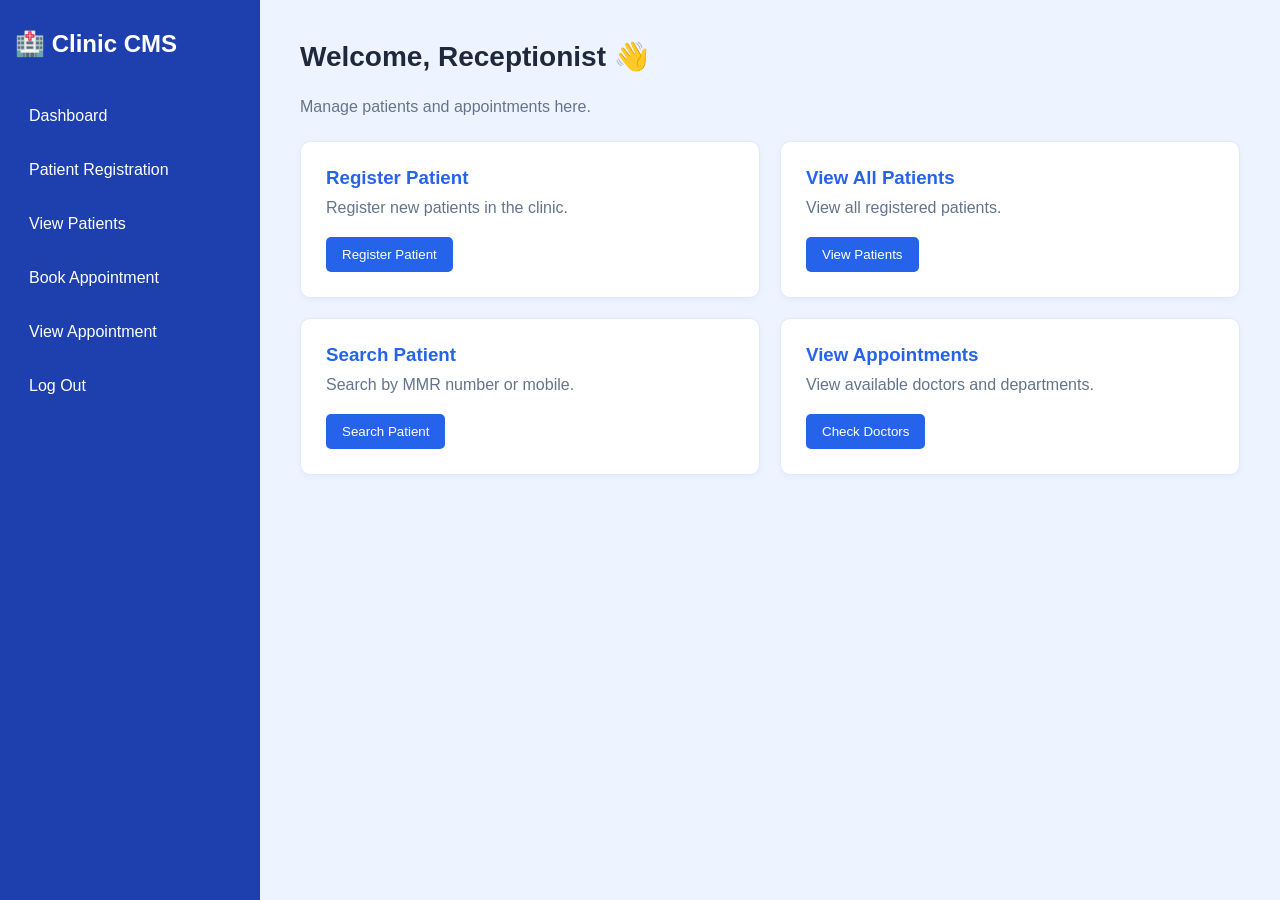
<file: Receptionist/index.html>
<!DOCTYPE html>
<html lang="en">
<head>
    <meta charset="UTF-8">
    <meta name="viewport" content="width=device-width, initial-scale=1.0">
    <title>Receptionist Dashboard</title>
    <link rel="stylesheet" href="style.css">
</head>

<body>
    <div class="dashboard">

            <iframe src="sidebar.html" class="sidebar-frame"></iframe>

        <!-- Sidebar -->
        <!-- <aside class="sidebar">
            <h2>🏥 Clinic CMS</h2>

            <nav>
                <a href="dashboard.html" class="active">Dashboard</a>
                <a href="register.html">Patient Registration</a>
                <a href="view_patients.html">View Patients</a>
                <a href="search.html">Search Patient</a>
                <a href="check_doctors.html">Check Doctors</a>
                <a href="login.html">Log Out</a>
            </nav>
        </aside> -->

        <!-- Main Content -->
        <main class="main">

            <h1>Welcome, Receptionist 👋</h1>
            <p>Manage patients and appointments here.</p>

            <div class="cards">

                <!-- Register Patient -->
                <div class="card">
                    <h3>Register Patient</h3>
                    <p>Register new patients in the clinic.</p>
                    <button onclick="window.location.href='register.html'">
                        Register Patient
                    </button>
                </div>

                <!-- View Patients -->
                <div class="card">
                    <h3>View All Patients</h3>
                    <p>View all registered patients.</p>
                    <button onclick="window.location.href='view_patients.html'">
                        View Patients
                    </button>
                </div>

                <!-- Search Patient -->
                <div class="card">
                    <h3>Search Patient</h3>
                    <p>Search by MMR number or mobile.</p>
                    <button onclick="window.location.href='search.html'">
                        Search Patient
                    </button>
                </div>

                <!-- Check Doctors -->
                <div class="card">
                    <h3>View Appointments</h3>
                    <p>View available doctors and departments.</p>
                    <button onclick="window.location.href='view_appointment.html'">
                        Check Doctors
                    </button>
                </div>

            </div>
        </main>

    </div>

</body>
</html>
</file>
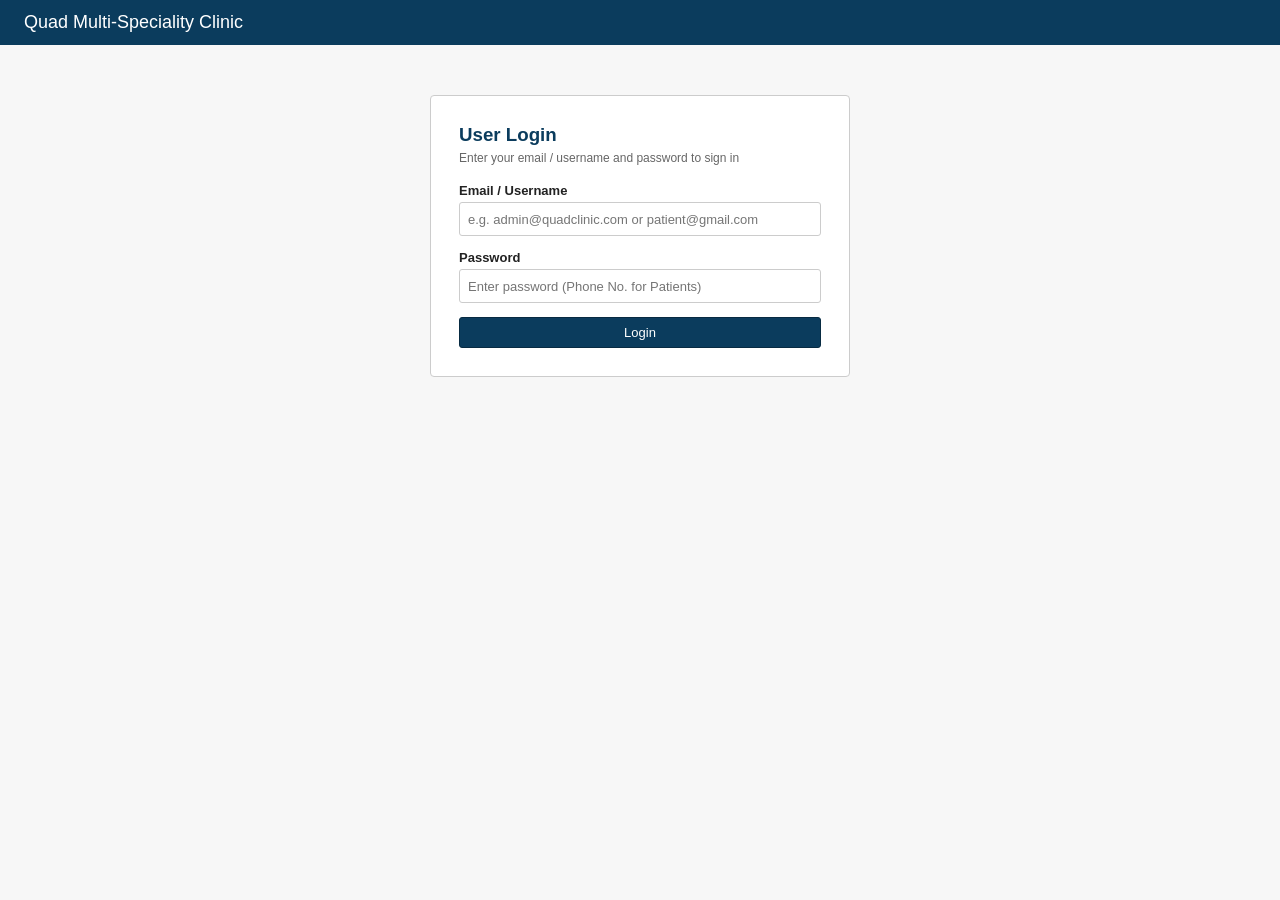
<file: admin.html>
<!DOCTYPE html>
<html lang="en">
<head>
  <meta charset="UTF-8" />
  <meta name="viewport" content="width=device-width, initial-scale=1.0" />
  <title>Quad Multi-Speciality Clinic - Admin &amp; Patient Portal</title>
  <link rel="stylesheet" href="admin.css" />
</head>
<body>

  <!-- Top Navigation Header -->
  <header class="navbar">
    <div class="brand">
      <h2>Quad Multi-Speciality Clinic</h2>
    </div>
    <div id="navUserBar" class="nav-right" style="display: none;">
      <span id="navRoleLabel">Logged in: Admin</span>
      <button onclick="handleLogout()" class="btn-logout">Logout</button>
    </div>
  </header>

  <!-- =========================================================
       1. LOGIN SECTION (NO ROLE DROPDOWN)
       ========================================================= -->
  <main id="loginView" class="container">
    <div class="login-panel">
      <h3>User Login</h3>
      <p class="hint">Enter your email / username and password to sign in</p>

      <form id="loginForm" onsubmit="handleLogin(event)" novalidate>
        <div class="form-group">
          <label for="loginUser">Email / Username</label>
          <input type="text" id="loginUser" placeholder="e.g. admin@quadclinic.com or patient@gmail.com" required />
        </div>

        <div class="form-group">
          <label for="loginPass">Password</label>
          <input type="password" id="loginPass" placeholder="Enter password (Phone No. for Patients)" required />
        </div>

        <button type="submit" class="btn-standard full">Login</button>
      </form>

      <div id="loginMsg" class="error-text" style="display: none;"></div>

    </div>
  </main>

  <!-- =========================================================
       2. PATIENT APPOINTMENT BOOKING SCREEN
       ========================================================= -->
  <main id="patientView" class="container" style="display: none;">
    <div class="panel-box">
      <div class="panel-title-row">
        <h1>Book Appointment</h1>
        <button class="btn-sm" onclick="handleLogout()">Logout</button>
      </div>

      <!-- Patient Details Header -->
      <div class="patient-info">
        <h3>Patient Details</h3>
        <p><strong>MMR:</strong> <span id="displayMMR">MMR1003</span></p>
        <p><strong>Name:</strong> <span id="displayName">jaii</span></p>
        <p><strong>Phone:</strong> <span id="displayPhone">9846012345</span></p>
        <p><strong>Gender:</strong> <span id="displayGender">Female</span></p>
        <p><strong>Blood Group:</strong> <span id="displayBloodGroup">O+</span></p>
      </div>

      <hr class="line-break" />

      <!-- Form matching the reference interface -->
      <form id="patientBookingForm" onsubmit="handleConfirmBooking(event)" novalidate>
        <div class="form-block">
          <h2>Select Department</h2>
          <select id="selectDept" class="input-normal" onchange="onDepartmentChanged(this.value)" required>
            <option value="Cardiology">Cardiology</option>
            <option value="General Medicine">General Medicine</option>
            <option value="Pediatrics">Pediatrics</option>
            <option value="Orthopedics">Orthopedics</option>
            <option value="Dermatology">Dermatology</option>
          </select>
        </div>

        <div class="form-block">
          <h2>Select Doctor</h2>
          <select id="selectDoctor" class="input-normal" onchange="refreshTimeSlotButtons()" required>
            <!-- Populated dynamically -->
          </select>
        </div>

        <div class="form-block">
          <h2>Select Date</h2>
          <input type="date" id="selectDate" class="input-normal" onchange="refreshTimeSlotButtons()" required />
        </div>

        <div class="form-block">
          <h2>Available Time Slots (30 Mins)</h2>
          <div id="slotsContainer">
            <!-- Doctor-only morning/afternoon slot buttons -->
          </div>
          <p id="selectedTimeNotice" class="selected-label">Selected Time: 09:00 AM</p>
          <input type="hidden" id="chosenSlotValue" value="09:00 AM" />
        </div>

        <div class="form-block">
          <button type="submit" class="btn-normal">Confirm Appointment</button>
        </div>
      </form>

      <!-- History of Consultations for logged in Patient -->
      <div class="history-block">
        <h3>My Booked Appointments</h3>
        <table class="grid-table">
          <thead>
            <tr>
              <th>ID</th>
              <th>Doctor</th>
              <th>Department</th>
              <th>Date</th>
              <th>Time Slot</th>
              <th>Fee</th>
              <th>Status</th>
            </tr>
          </thead>
          <tbody id="patientBookingHistory">
            <!-- Populated dynamically -->
          </tbody>
        </table>
      </div>

    </div>
  </main>

  <!-- =========================================================
       3. ADMINISTRATOR DASHBOARD VIEW
       ========================================================= -->
  <main id="adminView" class="container" style="display: none;">
    
    <!-- Tab Navigation -->
    <div class="tabs">
      <button class="tab-link active" id="tabHomeBtn" onclick="switchAdminTab('home')">Dashboard Home</button>
      <button class="tab-link" id="tabAddBtn" onclick="openAddForm()">+ Add Staff / Doctor</button>
      <button class="tab-link" id="tabTableBtn" onclick="switchAdminTab('table')">Staff Directory</button>
      <button class="tab-link" id="tabPatientBtn" onclick="switchAdminTab('patients')">Patient Appointments</button>
    </div>

    <!-- 3A. Dashboard Home / Overview -->
    <div id="tabHome" class="tab-content">
      <div class="overview-boxes">
        <div class="overview-box" onclick="filterByRole('Receptionist')">
          <h4>Manage Staff</h4>
          <p>Receptionists, Lab Technicians, and Pharmacists directory.</p>
          <span class="text-link">Open Staff Directory &rarr;</span>
        </div>

        <div class="overview-box" onclick="filterByRole('Doctor')">
          <h4>Manage Doctors</h4>
          <p>Clinical specialists by department, consultation fee, and shifts.</p>
          <span class="text-link">Open Doctor Directory &rarr;</span>
        </div>
      </div>
    </div>

    <!-- 3B. Add / Edit Staff Form -->
    <div id="tabAdd" class="tab-content" style="display: none;">
      <div class="form-container">
        <h3 id="formTitle">Add Staff Details</h3>
        
        <div id="staffValidationAlert" class="error-text" style="display: none; margin-bottom: 15px;"></div>

        <form id="staffForm" onsubmit="handleStaffSubmit(event)" novalidate>
          <input type="hidden" id="editStaffId" value="" />

          <div class="form-grid">
            <div class="form-group">
              <label for="staffRole">Role *</label>
              <select id="staffRole" onchange="toggleDoctorFields(this.value)" required>
                <option value="Receptionist">Receptionist</option>
                <option value="Doctor">Doctor</option>
                <option value="Lab Technician">Lab Technician</option>
                <option value="Pharmacist">Pharmacist</option>
              </select>
            </div>

            <div class="form-group">
              <label for="staffName">Name (At least 3 letters, alphabets only) *</label>
              <input type="text" id="staffName" placeholder="Dr. Arun / Anjali Menon" required />
            </div>

            <div class="form-group">
              <label>Gender *</label>
              <div class="radio-inline-group">
                <label><input type="radio" name="staffGender" value="Male" checked /> Male</label>
                <label><input type="radio" name="staffGender" value="Female" /> Female</label>
                <label><input type="radio" name="staffGender" value="Other" /> Other</label>
              </div>
            </div>

            <div class="form-group">
              <label for="staffBloodGroup">Blood Group *</label>
              <select id="staffBloodGroup" required>
                <option value="A+">A+</option>
                <option value="A-">A-</option>
                <option value="B+">B+</option>
                <option value="B-">B-</option>
                <option value="AB+">AB+</option>
                <option value="AB-">AB-</option>
                <option value="O+">O+</option>
                <option value="O-">O-</option>
              </select>
            </div>

            <div class="form-group">
              <label for="staffDOB">Date of Birth (DOB) *</label>
              <input type="date" id="staffDOB" required />
              <small class="field-hint">Doctor: 28 to 59 yrs | Staff: 21 to 59 yrs (Must be below 60)</small>
            </div>

            <div class="form-group">
              <label for="staffJoiningDate">Joining Date *</label>
              <input type="date" id="staffJoiningDate" required />
              <small class="field-hint">Cannot be in the future (Min 18 yrs after DOB)</small>
            </div>

            <div class="form-group">
              <label for="staffEmail">Official Email *</label>
              <input type="email" id="staffEmail" placeholder="staff@quadclinic.com" required />
            </div>

            <div class="form-group">
              <label for="staffContact">Phone Number (10 digits starting with 6,7,8,9) *</label>
              <input type="tel" id="staffContact" placeholder="9847011223" maxlength="10" required />
            </div>

            <div class="form-group">
              <label for="staffSalary">Monthly Salary (INR) *</label>
              <input type="number" id="staffSalary" placeholder="45000" min="5000" required />
            </div>

            <!-- Password with Random Generator -->
            <div class="form-group">
              <label for="staffPass">Login Password *</label>
              <div class="password-input-group">
                <input type="text" id="staffPass" placeholder="Click generate" required />
                <button type="button" class="btn-generate" onclick="generateNewPasswordForStaff()">Generate</button>
              </div>
              <small class="field-hint">Auto-generated secure random password</small>
            </div>
          </div>

          <!-- Doctor-ONLY Specific Fields -->
          <div id="doctorExtraFields" class="doctor-sub-box" style="display: none;">
            <h4>Doctor Specialty, Consultation Fee &amp; Shifts</h4>
            <div class="form-grid">
              <div class="form-group">
                <label for="doctorDept">Department *</label>
                <select id="doctorDept">
                  <option value="Cardiology">Cardiology</option>
                  <option value="General Medicine">General Medicine</option>
                  <option value="Pediatrics">Pediatrics</option>
                  <option value="Orthopedics">Orthopedics</option>
                  <option value="Dermatology">Dermatology</option>
                </select>
              </div>

              <div class="form-group">
                <label for="doctorFee">Consultation Fee (INR) *</label>
                <input type="number" id="doctorFee" placeholder="500" min="100" />
              </div>

              <div class="form-group span-2">
                <label for="doctorShiftType">Doctor Consultation Shift (30-Minute Slots) *</label>
                <select id="doctorShiftType">
                  <option value="Both">Both Shifts: Morning (9 AM - 12 PM) &amp; Afternoon (2 PM - 4 PM)</option>
                  <option value="Morning">Morning Shift Only (09:00 AM - 12:00 PM)</option>
                  <option value="Afternoon">Afternoon Shift Only (02:00 PM - 04:00 PM)</option>
                </select>
              </div>
            </div>
          </div>

          <div class="form-grid">
            <div class="form-group">
              <label for="staffStatus">Status</label>
              <select id="staffStatus">
                <option value="Active">Active</option>
                <option value="On Leave">On Leave</option>
                <option value="Inactive">Inactive</option>
              </select>
            </div>
          </div>

          <div class="button-row">
            <button type="submit" class="btn-standard" id="saveBtn">Submit Record</button>
            <button type="button" class="btn-cancel" onclick="switchAdminTab('table')">Cancel</button>
          </div>
        </form>
      </div>
    </div>

    <!-- 3C. Staff Directory Table -->
    <div id="tabTable" class="tab-content" style="display: none;">
      <div class="table-container">
        <div class="table-bar">
          <input type="text" id="searchInput" placeholder="Search Staff Details.." oninput="renderTable()" />
          <div class="filter-group">
            <button class="pill active" id="pill-ALL" onclick="setFilter('ALL')">All</button>
            <button class="pill" id="pill-Receptionist" onclick="setFilter('Receptionist')">Receptionist</button>
            <button class="pill" id="pill-Doctor" onclick="setFilter('Doctor')">Doctor</button>
            <button class="pill" id="pill-Lab Technician" onclick="setFilter('Lab Technician')">Lab Tech</button>
            <button class="pill" id="pill-Pharmacist" onclick="setFilter('Pharmacist')">Pharmacist</button>
          </div>
        </div>

        <table class="grid-table">
          <thead>
            <tr id="staffTableHeaderRow">
              <!-- Dynamically populated based on filter -->
            </tr>
          </thead>
          <tbody id="staffTableBody">
            <!-- Populated dynamically -->
          </tbody>
        </table>
      </div>
    </div>

    <!-- 3D. Patient Directory Table & Dedicated Patient Entry Section -->
    <div id="tabPatients" class="tab-content" style="display: none;">
      
      <!-- INLINE PATIENT ENTRY FORM -->
      <div class="form-container" id="patientEntrySection" style="margin-bottom: 24px;">
        <h3>Patient Registration &amp; Appointment Booking</h3>
        <p class="hint">Register patient with age &le; 100 yrs, valid phone, and automatic MMR.</p>

        <div id="patientValidationAlert" class="error-text" style="display: none; margin-bottom: 15px;"></div>

        <form id="patientEntryForm" onsubmit="handlePatientEntrySubmit(event)" novalidate>
          <div class="form-grid">
            <div class="form-group">
              <label for="newPtName">Full Name (At least 3 letters, alphabets only) *</label>
              <input type="text" id="newPtName" placeholder="e.g. John Mathew" required />
            </div>

            <div class="form-group">
              <label>Gender *</label>
              <div class="radio-inline-group">
                <label><input type="radio" name="newPtGender" value="Male" checked /> Male</label>
                <label><input type="radio" name="newPtGender" value="Female" /> Female</label>
                <label><input type="radio" name="newPtGender" value="Other" /> Other</label>
              </div>
            </div>

            <div class="form-group">
              <label for="newPtBloodGroup">Blood Group *</label>
              <select id="newPtBloodGroup" required>
                <option value="A+">A+</option>
                <option value="A-">A-</option>
                <option value="B+">B+</option>
                <option value="B-">B-</option>
                <option value="AB+">AB+</option>
                <option value="AB-">AB-</option>
                <option value="O+" selected>O+</option>
                <option value="O-">O-</option>
              </select>
            </div>

            <div class="form-group">
              <label for="newPtDOB">Date of Birth (DOB) *</label>
              <input type="date" id="newPtDOB" required />
              <small class="field-hint">Max age: 100 years. Cannot be future.</small>
            </div>

            <div class="form-group">
              <label for="newPtPhone">Phone Number (10 digits starting with 6,7,8,9) *</label>
              <input type="tel" id="newPtPhone" placeholder="9846012345" maxlength="10" required />
            </div>

            <div class="form-group">
              <label for="newPtEmail">Email Address (Login Username) *</label>
              <input type="email" id="newPtEmail" placeholder="patient@gmail.com" required />
            </div>

            <div class="form-group">
              <label for="newPtDept">Department *</label>
              <select id="newPtDept" onchange="onAdminPatientDeptChange(this.value)" required>
                <option value="Cardiology">Cardiology</option>
                <option value="General Medicine" selected>General Medicine</option>
                <option value="Pediatrics">Pediatrics</option>
                <option value="Orthopedics">Orthopedics</option>
                <option value="Dermatology">Dermatology</option>
              </select>
            </div>

            <div class="form-group">
              <label for="newPtDoctor">Assign Doctor *</label>
              <select id="newPtDoctor" onchange="onAdminPatientDoctorChange(this.value)" required>
                <!-- Populated dynamically -->
              </select>
            </div>

            <div class="form-group">
              <label for="newPtDate">Appointment Date *</label>
              <input type="date" id="newPtDate" onchange="onAdminPatientDateChange()" required />
            </div>

            <div class="form-group">
              <label for="newPtSlot">Time Slot (30 Mins) *</label>
              <select id="newPtSlot" required>
                <!-- Populated dynamically based on doctor shift & availability -->
              </select>
            </div>
          </div>

          <div class="button-row">
            <button type="submit" class="btn-standard">Register &amp; Book Appointment</button>
            <button type="button" class="btn-cancel" onclick="resetPatientEntryForm()">Clear Form</button>
          </div>
        </form>
      </div>

      <!-- PATIENT APPOINTMENTS DIRECTORY TABLE -->
      <div class="table-container">
        <div class="table-bar">
          <h4>Patient Records &amp; Appointments</h4>
        </div>

        <table class="grid-table">
          <thead>
            <tr>
              <th>MMR</th>
              <th>Name</th>
              <th>Gender</th>
              <th>Blood</th>
              <th>Phone (Password)</th>
              <th>Doctor</th>
              <th>Department</th>
              <th>Date</th>
              <th>Time Slot</th>
              <th>Fee</th>
              <th>Action</th>
            </tr>
          </thead>
          <tbody id="patientTableBody">
            <!-- Populated dynamically -->
          </tbody>
        </table>
      </div>
    </div>

  </main>

  <script src="admin.js"></script>
</body>
</html>
</file>
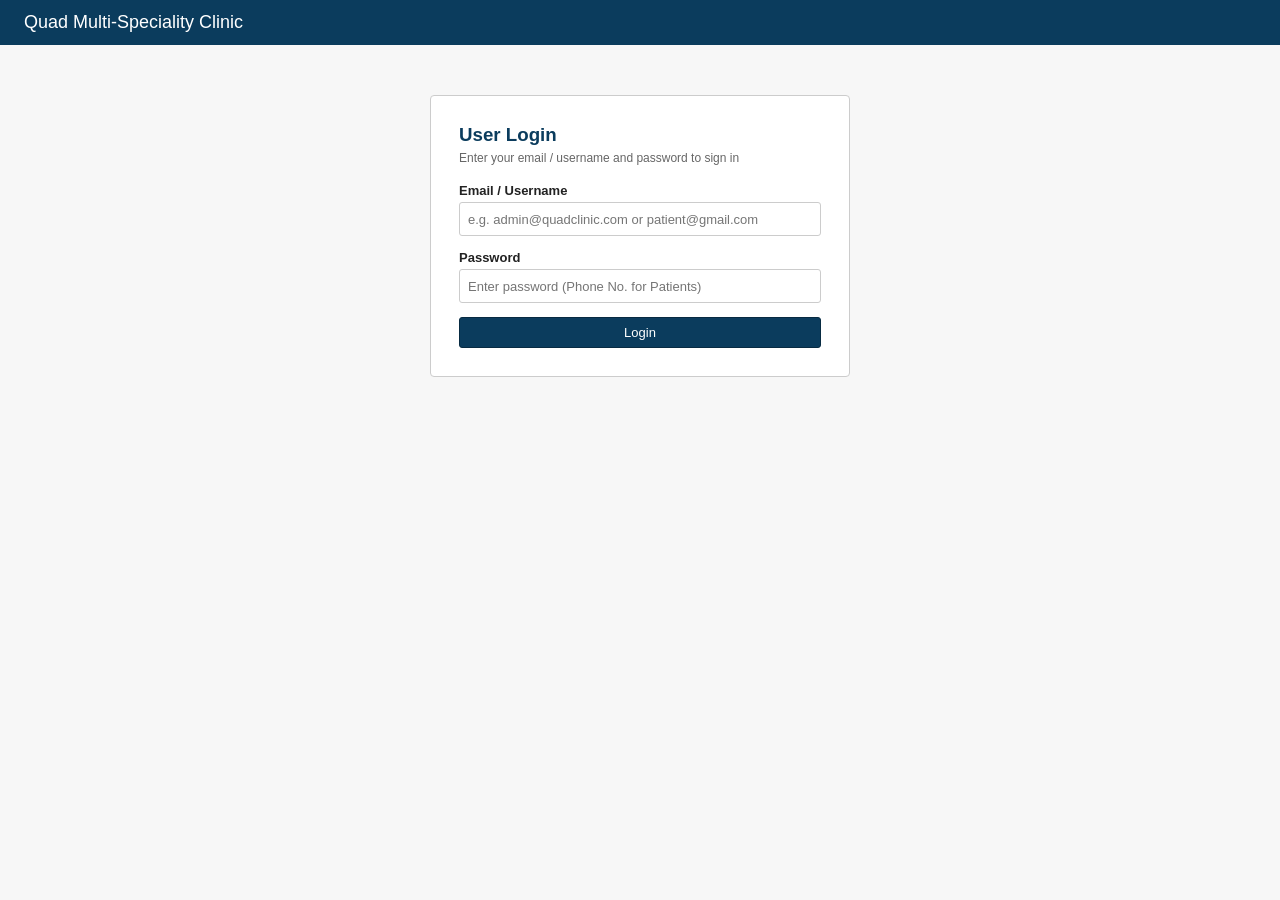
<file: lab.html>
<!DOCTYPE html>
<html lang="en">
<head>
  <meta charset="UTF-8" />
  <meta name="viewport" content="width=device-width, initial-scale=1.0" />
  <title>Quad Clinic - Lab Technician</title>
  <link rel="stylesheet" href="admin.css" />
  <link rel="stylesheet" href="lab.css" />
</head>
<body>

  <!-- Top Navbar -->
  <header class="navbar">
    <div class="brand">
      <h2>Quad Multi-Speciality Clinic — Laboratory</h2>
    </div>
    <div class="nav-right">
      <span id="labUserDisplay">Technician: Rahul Vijayan</span>
      <button onclick="handleLabLogout()" class="btn-logout">Logout</button>
    </div>
  </header>

  <div class="portal-shell">
    <!-- Sidebar -->
    <aside class="portal-sidebar">
      <div>
        <div class="user-profile-badge">
          <div class="profile-avatar-circle">LT</div>
          <div class="profile-meta">
            <h4 id="labTechName">Rahul Vijayan</h4>
            <span>Lab Technician</span>
          </div>
        </div>

        <nav class="sidebar-menu">
          <button class="menu-btn active" id="btnTabTests" onclick="switchLabTab('tests')">
            <span>&#128221;</span> Prescriptions &amp; Tests
          </button>
          <button class="menu-btn" id="btnTabRateCard" onclick="switchLabTab('rates')">
            <span>&#128176;</span> Test Price &amp; Rate List
          </button>
          <button class="menu-btn" id="btnTabBill" onclick="switchLabTab('bill')">
            <span>&#128179;</span> Generate Test Bill
          </button>
        </nav>
      </div>

      <div>
        <button class="btn-cancel" style="width: 100%;" onclick="handleLabLogout()">Log Out</button>
      </div>
    </aside>

    <!-- Workspace -->
    <main class="portal-content">
      
      <!-- TAB 1: Doctor Prescriptions with Test Name & Price -->
      <section id="paneTests" class="content-pane active">
        <div class="panel-box" style="padding: 24px;">
          <div class="panel-title-row">
            <div>
              <h2>Prescriptions &amp; Lab Requests (From Doctor)</h2>
              <p class="hint">Includes prescribed test name, test price, and specimen result status with physiological bounds checking.</p>
            </div>
          </div>

          <div class="table-bar">
            <input type="text" id="searchLabInput" placeholder="Search Patient MMR, Name, Test..." oninput="renderLabTestsTable()" />
          </div>

          <table class="grid-table" style="margin-top: 14px;">
            <thead>
              <tr>
                <th>Test ID</th>
                <th>Patient MMR</th>
                <th>Patient Name</th>
                <th>Doctor</th>
                <th>Test Name</th>
                <th>Test Price</th>
                <th>Reagent Avail.</th>
                <th>Observed Result</th>
                <th>Status</th>
                <th>Action</th>
              </tr>
            </thead>
            <tbody id="labTestsTableBody">
              <!-- Rendered via JS -->
            </tbody>
          </table>
        </div>
      </section>

      <!-- TAB 2: Test Price & Rate Card -->
      <section id="paneRates" class="content-pane">
        <div class="panel-box" style="padding: 24px;">
          <div class="panel-title-row">
            <div>
              <h2>Diagnostic Test Names &amp; Price List</h2>
              <p class="hint">Clinic standard laboratory charges and reagent availability.</p>
            </div>
            <button class="btn-sm" onclick="promptAddNewTestRate()">+ Add New Test &amp; Price</button>
          </div>

          <table class="grid-table" style="margin-top: 14px;">
            <thead>
              <tr>
                <th>Code</th>
                <th>Test Name</th>
                <th>Clinical Profile</th>
                <th>Standard Price (INR)</th>
                <th>Reagent Status</th>
                <th>Action</th>
              </tr>
            </thead>
            <tbody id="labRatesTableBody">
              <!-- Rendered via JS -->
            </tbody>
          </table>
        </div>
      </section>

      <!-- TAB 3: Generate Bill -->
      <section id="paneBill" class="content-pane">
        <div class="form-container" style="max-width: 720px;">
          <h3>Laboratory Test Billing</h3>
          <p class="hint">Select completed investigation to generate invoice.</p>

          <div class="form-grid">
            <div class="form-group span-2">
              <label for="billSelectReport">Select Patient Test (Completed Tests Only)</label>
              <select id="billSelectReport" onchange="previewLabInvoice(this.value)">
                <option value="" disabled selected>-- Select Patient Test --</option>
              </select>
            </div>
          </div>

          <div id="printableBillArea" class="bill-preview-box" style="display: none;">
            <div class="bill-header">
              <div>
                <h3 style="color: #0b3c5d;">QUAD MULTI-SPECIALITY CLINIC</h3>
                <small>Pathology Laboratory</small>
              </div>
              <div style="text-align: right;">
                <h4 id="billInvoiceNo">INV-LAB-101</h4>
                <small id="billDateDisplay">Date: 2026-11-21</small>
              </div>
            </div>

            <div style="margin-bottom: 15px; font-size: 13.5px; line-height: 1.6;">
              <p><strong>Patient:</strong> <span id="billPtName">-</span> (<strong>MMR:</strong> <span id="billPtMMR">-</span>)</p>
              <p><strong>Referred By:</strong> <span id="billDocName">-</span></p>
            </div>

            <table class="grid-table">
              <thead>
                <tr>
                  <th>Test Conducted</th>
                  <th>Observed Result</th>
                  <th style="text-align: right;">Test Price (INR)</th>
                </tr>
              </thead>
              <tbody>
                <tr>
                  <td id="billItemName">-</td>
                  <td id="billItemObserved">-</td>
                  <td id="billItemPrice" style="text-align: right;">₹0</td>
                </tr>
              </tbody>
            </table>

            <div class="bill-total-row">
              <span>Total Amount:</span>
              <span id="billGrandTotal" style="color: #0b3c5d;">₹0</span>
            </div>

            <div class="button-row" style="margin-top: 20px; justify-content: flex-end;">
              <button type="button" class="btn-standard" onclick="window.print()">Print Receipt</button>
              <button type="button" class="btn-cancel" onclick="markBillPaid()">Mark as Paid</button>
            </div>
          </div>
        </div>
      </section>

    </main>
  </div>

  <script src="lab.js"></script>
</body>
</html>
</file>
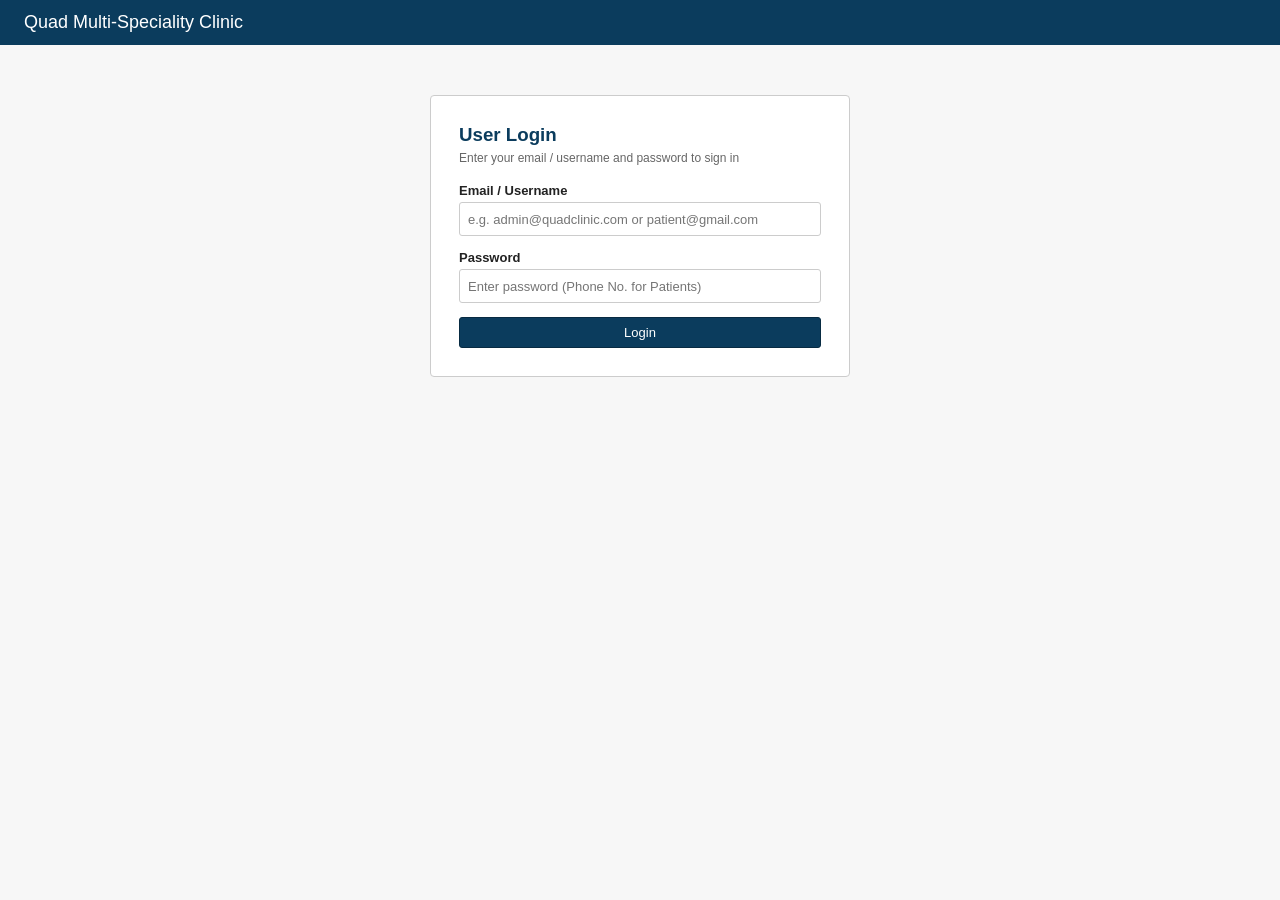
<file: pharmacist.html>
<!DOCTYPE html>
<html lang="en">
<head>
  <meta charset="UTF-8" />
  <meta name="viewport" content="width=device-width, initial-scale=1.0" />
  <title>Quad Clinic - Pharmacy</title>
  <link rel="stylesheet" href="admin.css" />
  <link rel="stylesheet" href="pharmacist.css" />
</head>
<body>

  <!-- Top Navbar -->
  <header class="navbar">
    <div class="brand">
      <h2>Quad Multi-Speciality Clinic — Pharmacy</h2>
    </div>
    <div class="nav-right">
      <span id="pharmUserDisplay">Pharmacist: Sneha Thomas</span>
      <button onclick="handlePharmLogout()" class="btn-logout">Logout</button>
    </div>
  </header>

  <div class="portal-shell">
    <!-- Sidebar -->
    <aside class="portal-sidebar">
      <div>
        <div class="user-profile-badge">
          <div class="profile-avatar-circle">PH</div>
          <div class="profile-meta">
            <h4 id="pharmName">Sneha Thomas</h4>
            <span>Pharmacist</span>
          </div>
        </div>

        <nav class="sidebar-menu">
          <button class="menu-btn active" id="btnTabRx" onclick="switchPharmTab('rx')">
            <span>&#128138;</span> Prescriptions &amp; Orders
          </button>
          <button class="menu-btn" id="btnTabRates" onclick="switchPharmTab('rates')">
            <span>&#128176;</span> Medicine Price &amp; Rates
          </button>
          <button class="menu-btn" id="btnTabInventory" onclick="switchPharmTab('inventory')">
            <span>&#128230;</span> Live Stock Inventory
          </button>
        </nav>
      </div>

      <div>
        <button class="btn-cancel" style="width: 100%;" onclick="handlePharmLogout()">Log Out</button>
      </div>
    </aside>

    <!-- Workspace -->
    <main class="portal-content">
      
      <!-- TAB 1: Doctor Prescriptions with Medicine Name & Price -->
      <section id="paneRx" class="content-pane active">
        <div class="panel-box" style="padding: 24px;">
          <div class="panel-title-row">
            <div>
              <h2>Prescriptions &amp; Medication Orders (From Doctor)</h2>
              <p class="hint">Includes medicine name, unit price, prescribed quantity, and live stock depletion validation.</p>
            </div>
          </div>

          <div class="table-bar">
            <input type="text" id="searchRxInput" placeholder="Search Patient MMR, Name, Medicine, Doctor..." oninput="renderPrescriptionsTable()" />
          </div>

          <table class="grid-table" style="margin-top: 14px;">
            <thead>
              <tr>
                <th>Rx ID</th>
                <th>Patient MMR</th>
                <th>Patient Name</th>
                <th>Doctor</th>
                <th>Medicine Name</th>
                <th>Unit Price</th>
                <th>Prescribed Qty</th>
                <th>Total Cost</th>
                <th>Stock Left</th>
                <th>Status</th>
                <th>Action</th>
              </tr>
            </thead>
            <tbody id="prescriptionsTableBody">
              <!-- Rendered via JS -->
            </tbody>
          </table>
        </div>
      </section>

      <!-- TAB 2: Medicine Price & Rates List -->
      <section id="paneRates" class="content-pane">
        <div class="panel-box" style="padding: 24px;">
          <div class="panel-title-row">
            <div>
              <h2>Medicine Master Price &amp; Rate List</h2>
              <p class="hint">Standard retail prices per tablet/capsule/tube in dispensary inventory.</p>
            </div>
            <button class="btn-sm" onclick="promptAddNewMedicine()">+ Add New Medicine &amp; Price</button>
          </div>

          <table class="grid-table" style="margin-top: 14px;">
            <thead>
              <tr>
                <th>Item Code</th>
                <th>Medicine Name</th>
                <th>Unit Price (INR)</th>
                <th>Current Stock</th>
                <th>Availability</th>
                <th>Action</th>
              </tr>
            </thead>
            <tbody id="ratesTableBody">
              <!-- Rendered via JS -->
            </tbody>
          </table>
        </div>
      </section>

      <!-- TAB 3: Medicine Inventory Stock Management -->
      <section id="paneInventory" class="content-pane">
        <div class="panel-box" style="padding: 24px;">
          <div class="panel-title-row">
            <div>
              <h2>Dispensary Medicine Inventory</h2>
              <p class="hint">Real-time stock decreases automatically when medicines are dispensed.</p>
            </div>
            <button class="btn-sm" onclick="promptAddNewMedicine()">+ Add New Stock</button>
          </div>

          <table class="grid-table" style="margin-top: 14px;">
            <thead>
              <tr>
                <th>Item Code</th>
                <th>Medicine Name</th>
                <th>Unit Price (INR)</th>
                <th>Available Quantity (Stock)</th>
                <th>Stock Status</th>
                <th>Action</th>
              </tr>
            </thead>
            <tbody id="inventoryTableBody">
              <!-- Rendered via JS -->
            </tbody>
          </table>
        </div>
      </section>

    </main>
  </div>

  <script src="pharmacist.js"></script>
</body>
</html>
</file>
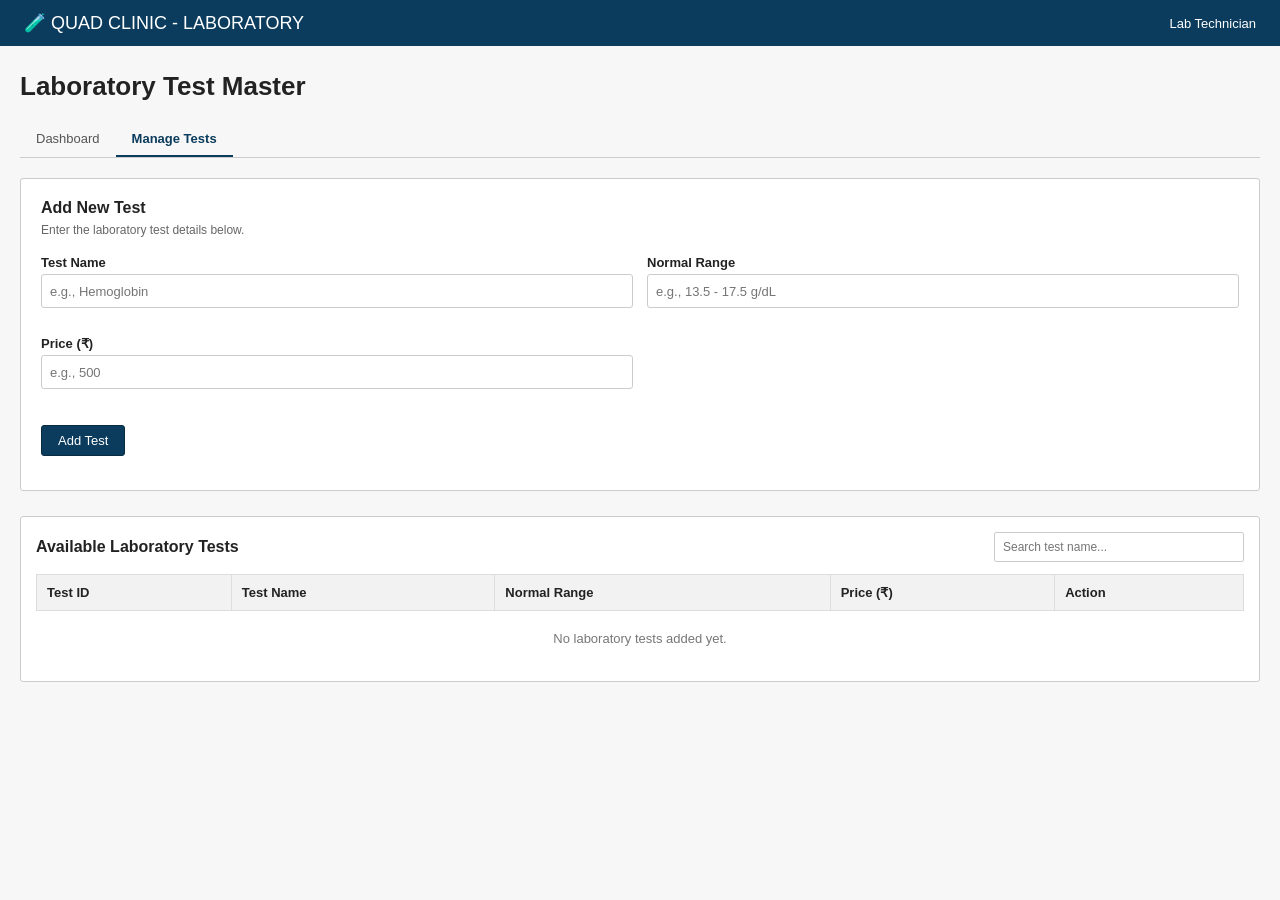
<file: lab/add_tests.html>
<!DOCTYPE html>
<html lang="en">

<head>
    <meta charset="UTF-8">
    <meta name="viewport" content="width=device-width, initial-scale=1.0">

    <title>Manage Laboratory Tests</title>

    <link rel="stylesheet" href="lab.css">
</head>

<body data-page="tests">


    <!-- Navbar -->
    <header class="navbar">

        <div class="brand">
            <h2>🧪 QUAD CLINIC - LABORATORY</h2>
        </div>

        <div class="nav-right">
            <span id="navRoleLabel">Lab Technician</span>
        </div>

    </header>


    <main class="container">


        <!-- Page Heading -->
        <div class="panel-title-row">

            <h1>Laboratory Test Master</h1>

        </div>


        <!-- Navigation -->
        <div class="tabs">

            <a href="lab.html" class="tab-link">
                Dashboard
            </a>

            <a href="add-test.html" class="tab-link active">
                Manage Tests
            </a>

        </div>


        <!-- Add Test Form -->
        <section class="form-container">

            <h3 id="formHeading">Add New Test</h3>

            <p class="hint">
                Enter the laboratory test details below.
            </p>


            <form id="testForm">

                <input
                    type="hidden"
                    id="editTestId"
                >


                <div class="form-grid">

                    <div class="form-group">

                        <label for="testName">
                            Test Name
                        </label>

                        <input
                            type="text"
                            id="testName"
                            placeholder="e.g., Hemoglobin"
                            required
                        >

                    </div>


                    <div class="form-group">

                        <label for="normalRange">
                            Normal Range
                        </label>

                        <input
                            type="text"
                            id="normalRange"
                            placeholder="e.g., 13.5 - 17.5 g/dL"
                            required
                        >

                    </div>


                    <div class="form-group">

                        <label for="testPrice">
                            Price (₹)
                        </label>

                        <input
                            type="number"
                            id="testPrice"
                            placeholder="e.g., 500"
                            min="0"
                            step="0.01"
                            required
                        >

                    </div>


                    <div class="form-group span-2">

                        <div class="button-row">

                            <button
                                type="submit"
                                class="btn-standard"
                                id="submitButton"
                            >
                                Add Test
                            </button>

                            <button
                                type="button"
                                class="btn-cancel"
                                id="cancelEdit"
                                hidden
                            >
                                Cancel
                            </button>

                        </div>

                    </div>

                </div>

            </form>

        </section>


        <!-- Available Tests -->
        <section class="table-container tests-section">

            <div class="table-bar">

                <h3>Available Laboratory Tests</h3>

                <input
                    type="text"
                    id="searchTest"
                    placeholder="Search test name..."
                >

            </div>


            <div class="table-scroll">

                <table class="grid-table">

                    <thead>
                        <tr>
                            <th>Test ID</th>
                            <th>Test Name</th>
                            <th>Normal Range</th>
                            <th>Price (₹)</th>
                            <th>Action</th>
                        </tr>
                    </thead>


                    <tbody id="testsTable">

                    </tbody>

                </table>


                <p id="noTests" class="empty-message">
                    No laboratory tests added yet.
                </p>

            </div>

        </section>


    </main>


    <script src="lab.js"></script>

</body>
</html>
</file>
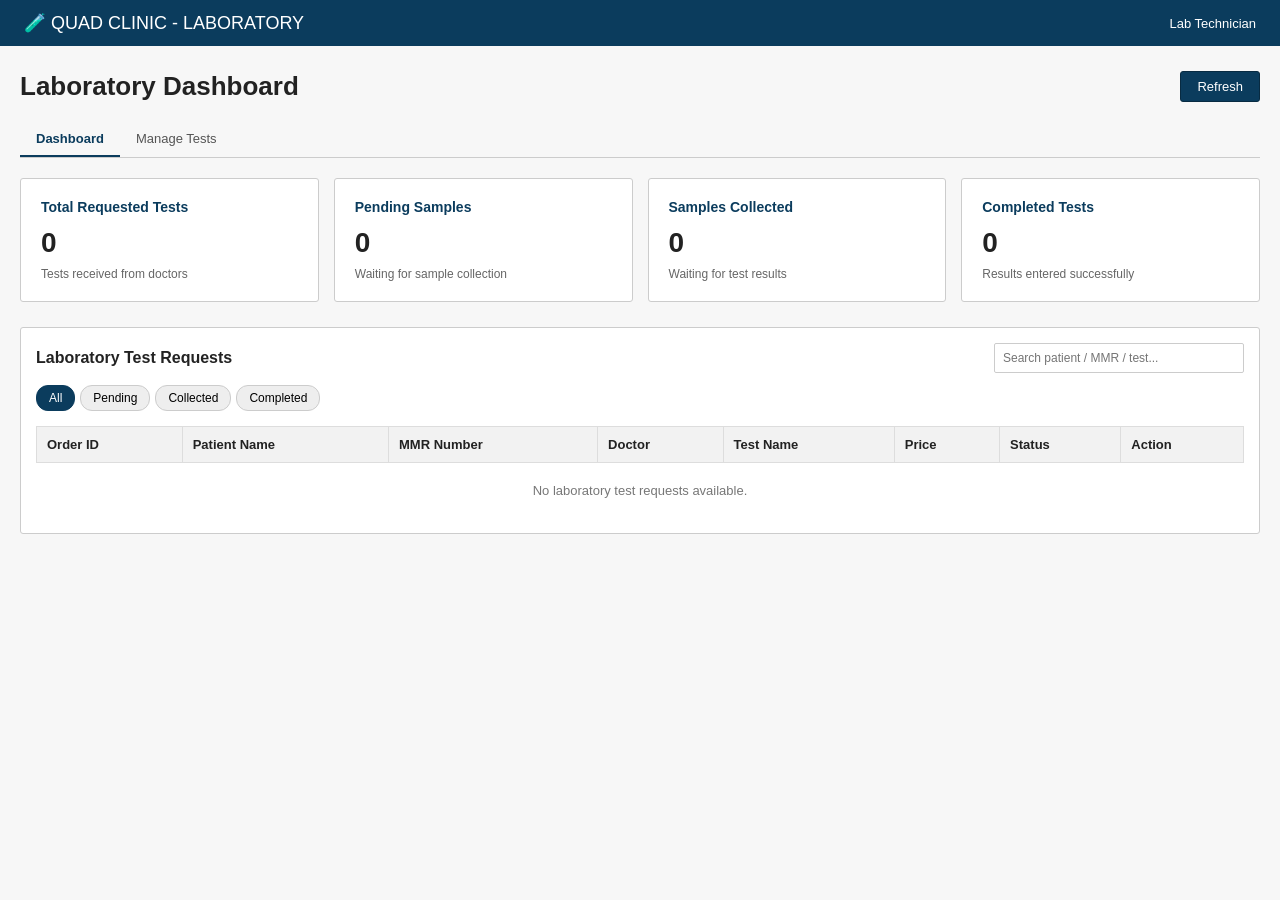
<file: lab/lab.html>
<!DOCTYPE html>
<html lang="en">

<head>
    <meta charset="UTF-8">
    <meta name="viewport" content="width=device-width, initial-scale=1.0">

    <title>Lab Dashboard</title>

    <link rel="stylesheet" href="lab.css">
</head>

<body data-page="dashboard">

    <!-- Navbar -->
    <header class="navbar">

        <div class="brand">
            <h2>🧪 QUAD CLINIC - LABORATORY</h2>
        </div>

        <div class="nav-right">
            <span id="navRoleLabel">Lab Technician</span>
        </div>

    </header>


    <main class="container">

        <!-- Page Heading -->
        <div class="panel-title-row">

            <h1>Laboratory Dashboard</h1>

            <button class="btn-standard" onclick="loadDashboard()">
                Refresh
            </button>

        </div>


        <!-- Navigation -->
        <div class="tabs">

            <a href="lab.html" class="tab-link active">
                Dashboard
            </a>

            <a href="add_tests.html" class="tab-link">
                Manage Tests
            </a>

        </div>


        <!-- Dashboard Statistics -->
        <section class="overview-boxes">

            <div class="overview-box">
                <h4>Total Requested Tests</h4>
                <h2 id="totalTests">0</h2>
                <p>Tests received from doctors</p>
            </div>

            <div class="overview-box">
                <h4>Pending Samples</h4>
                <h2 id="pendingSamples">0</h2>
                <p>Waiting for sample collection</p>
            </div>

            <div class="overview-box">
                <h4>Samples Collected</h4>
                <h2 id="collectedSamples">0</h2>
                <p>Waiting for test results</p>
            </div>

            <div class="overview-box">
                <h4>Completed Tests</h4>
                <h2 id="completedTests">0</h2>
                <p>Results entered successfully</p>
            </div>

        </section>


        <!-- Test Requests -->
        <section class="table-container lab-orders-section">

            <div class="table-bar">

                <h3>Laboratory Test Requests</h3>

                <input
                    type="text"
                    id="searchOrder"
                    placeholder="Search patient / MMR / test..."
                >

            </div>


            <div class="filter-group">

                <button class="pill active" data-filter="All">
                    All
                </button>

                <button class="pill" data-filter="Pending">
                    Pending
                </button>

                <button class="pill" data-filter="Collected">
                    Collected
                </button>

                <button class="pill" data-filter="Completed">
                    Completed
                </button>

            </div>


            <div class="table-scroll">

                <table class="grid-table">

                    <thead>
                        <tr>
                            <th>Order ID</th>
                            <th>Patient Name</th>
                            <th>MMR Number</th>
                            <th>Doctor</th>
                            <th>Test Name</th>
                            <th>Price</th>
                            <th>Status</th>
                            <th>Action</th>
                        </tr>
                    </thead>

                    <tbody id="ordersTable">

                    </tbody>

                </table>

                <p id="noOrders" class="empty-message">
                    No laboratory test requests available.
                </p>

            </div>

        </section>


    </main>


    <!-- Result Entry Modal -->
    <div id="resultModal" class="modal-overlay">

        <div class="modal-box">

            <h3>Add Test Result</h3>

            <p id="resultTestName" class="modal-info"></p>

            <form id="resultForm">

                <div class="form-group">

                    <label for="resultValue">Test Result</label>

                    <input
                        type="text"
                        id="resultValue"
                        placeholder="Enter test result"
                        required
                    >

                </div>


                <div class="form-group">

                    <label for="resultRemarks">Remarks</label>

                    <input
                        type="text"
                        id="resultRemarks"
                        placeholder="Enter remarks (optional)"
                    >

                </div>


                <div class="button-row">

                    <button type="submit" class="btn-standard">
                        Save Result
                    </button>

                    <button
                        type="button"
                        class="btn-cancel"
                        id="closeResultModal"
                    >
                        Cancel
                    </button>

                </div>

            </form>

        </div>

    </div>


    <script src="lab.js"></script>

</body>
</html>
</file>
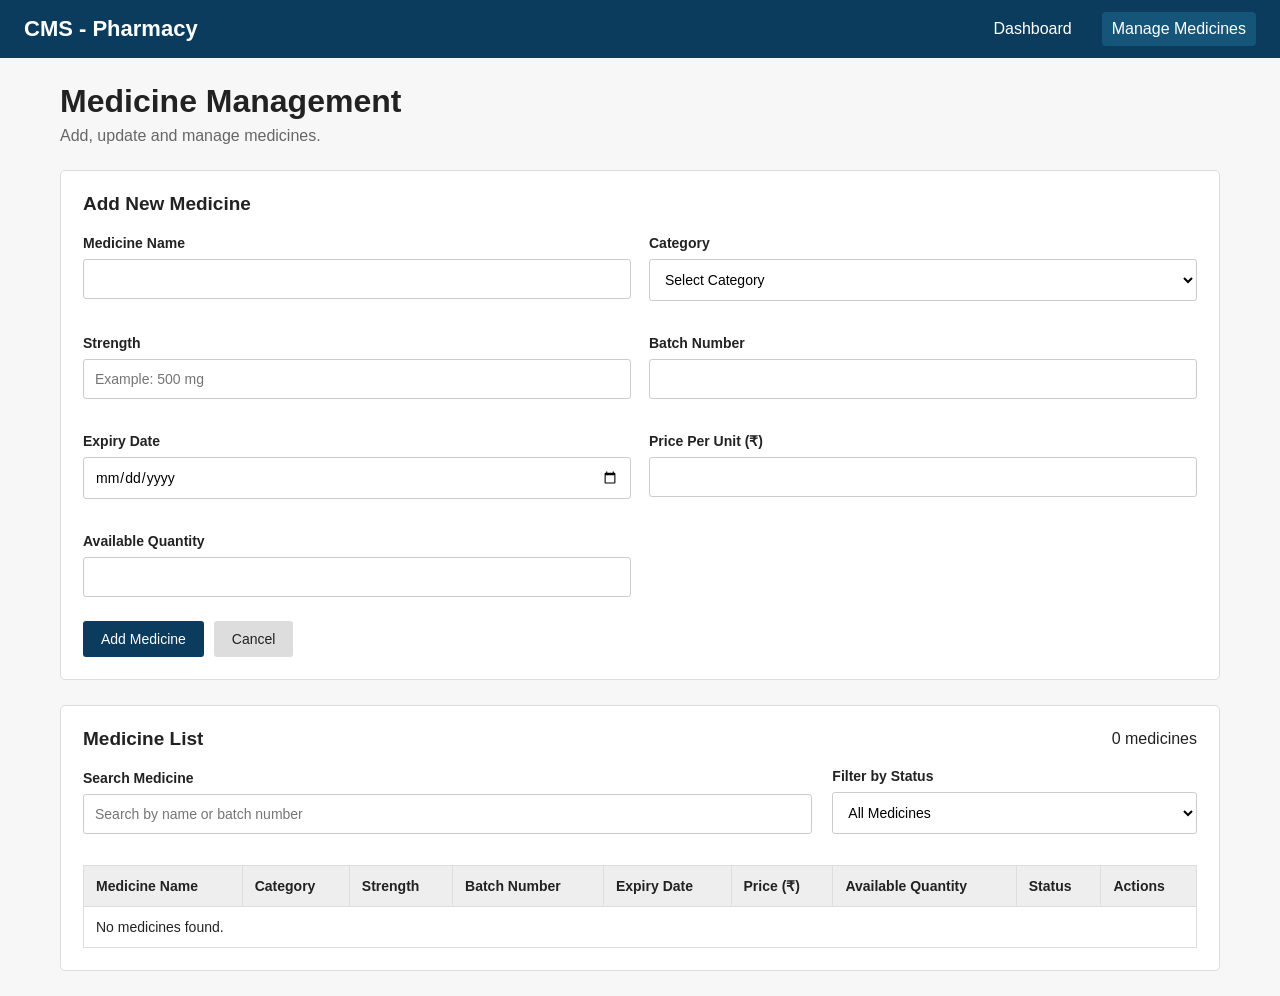
<file: pharma/medicine_add.html>
<!DOCTYPE html>
<html lang="en">
<head>
    <meta charset="UTF-8">
    <meta name="viewport" content="width=device-width, initial-scale=1.0">
    <title>Manage Medicines</title>
    <link rel="stylesheet" href="pharmacist.css">
</head>
<body data-page="medicines">

    <nav class="navbar">
        <h2>CMS - Pharmacy</h2>

        <div class="nav-links">
            <a href="pharmacist.html">Dashboard</a>
            <a href="medicines.html" class="active">Manage Medicines</a>
        </div>
    </nav>

    <main class="container">

        <div class="page-heading">
            <div>
                <h1>Medicine Management</h1>
                <p>Add, update and manage medicines.</p>
            </div>
        </div>

        <!-- Add Medicine Form -->
        <section class="panel">

            <h2 id="formTitle">Add New Medicine</h2>

            <form id="medicineForm">

                <div class="form-grid">

                    <div class="form-group">
                        <label for="medicineName">Medicine Name</label>
                        <input type="text" id="medicineName" required>
                    </div>

                    <div class="form-group">
                        <label for="category">Category</label>
                        <select id="category" required>
                            <option value="">Select Category</option>
                            <option value="Tablet">Tablet</option>
                            <option value="Capsule">Capsule</option>
                            <option value="Syrup">Syrup</option>
                            <option value="Injection">Injection</option>
                            <option value="Ointment">Ointment</option>
                            <option value="Drops">Drops</option>
                            <option value="Other">Other</option>
                        </select>
                    </div>

                    <div class="form-group">
                        <label for="strength">Strength</label>
                        <input type="text" id="strength"
                               placeholder="Example: 500 mg" required>
                    </div>

                    <div class="form-group">
                        <label for="batchNumber">Batch Number</label>
                        <input type="text" id="batchNumber" required>
                    </div>

                    <div class="form-group">
                        <label for="expiryDate">Expiry Date</label>
                        <input type="date" id="expiryDate" required>
                    </div>

                    <div class="form-group">
                        <label for="price">Price Per Unit (₹)</label>
                        <input type="number" id="price"
                               min="0.01" step="0.01" required>
                    </div>

                    <!-- ONLY ONE QUANTITY FIELD -->
                    <div class="form-group">
                        <label for="quantity">Available Quantity</label>
                        <input type="number" id="quantity"
                               min="0" step="1" required>
                    </div>

                </div>

                <div class="button-row">

                    <button type="submit" class="btn-standard" id="submitBtn">
                        Add Medicine
                    </button>

                    <button type="button" class="btn-cancel"
                            id="cancelBtn" hidden>
                        Cancel
                    </button>

                </div>

            </form>

        </section>

        <!-- Medicine List -->
        <section class="panel">

            <div class="panel-title-row">
                <h2>Medicine List</h2>
                <span id="medicineCount">0 medicines</span>
            </div>

            <div class="table-bar">

                <div class="form-group search-group">
                    <label for="searchMedicine">Search Medicine</label>
                    <input type="text" id="searchMedicine"
                           placeholder="Search by name or batch number">
                </div>

                <div class="form-group filter-group">
                    <label for="statusFilter">Filter by Status</label>

                    <select id="statusFilter">
                        <option value="All">All Medicines</option>
                        <option value="Available">Available</option>
                        <option value="Out of Stock">Out of Stock</option>
                        <option value="Expired">Expired</option>
                    </select>
                </div>

            </div>

            <div class="table-container">

                <table class="grid-table">

                    <thead>
                        <tr>
                            <th>Medicine Name</th>
                            <th>Category</th>
                            <th>Strength</th>
                            <th>Batch Number</th>
                            <th>Expiry Date</th>
                            <th>Price (₹)</th>
                            <th>Available Quantity</th>
                            <th>Status</th>
                            <th>Actions</th>
                        </tr>
                    </thead>

                    <tbody id="medicineTable">
                        <tr>
                            <td colspan="9">No medicines added yet.</td>
                        </tr>
                    </tbody>

                </table>

            </div>

        </section>

    </main>

    <script src="pharmacist.js"></script>
</body>
</html>
</file>
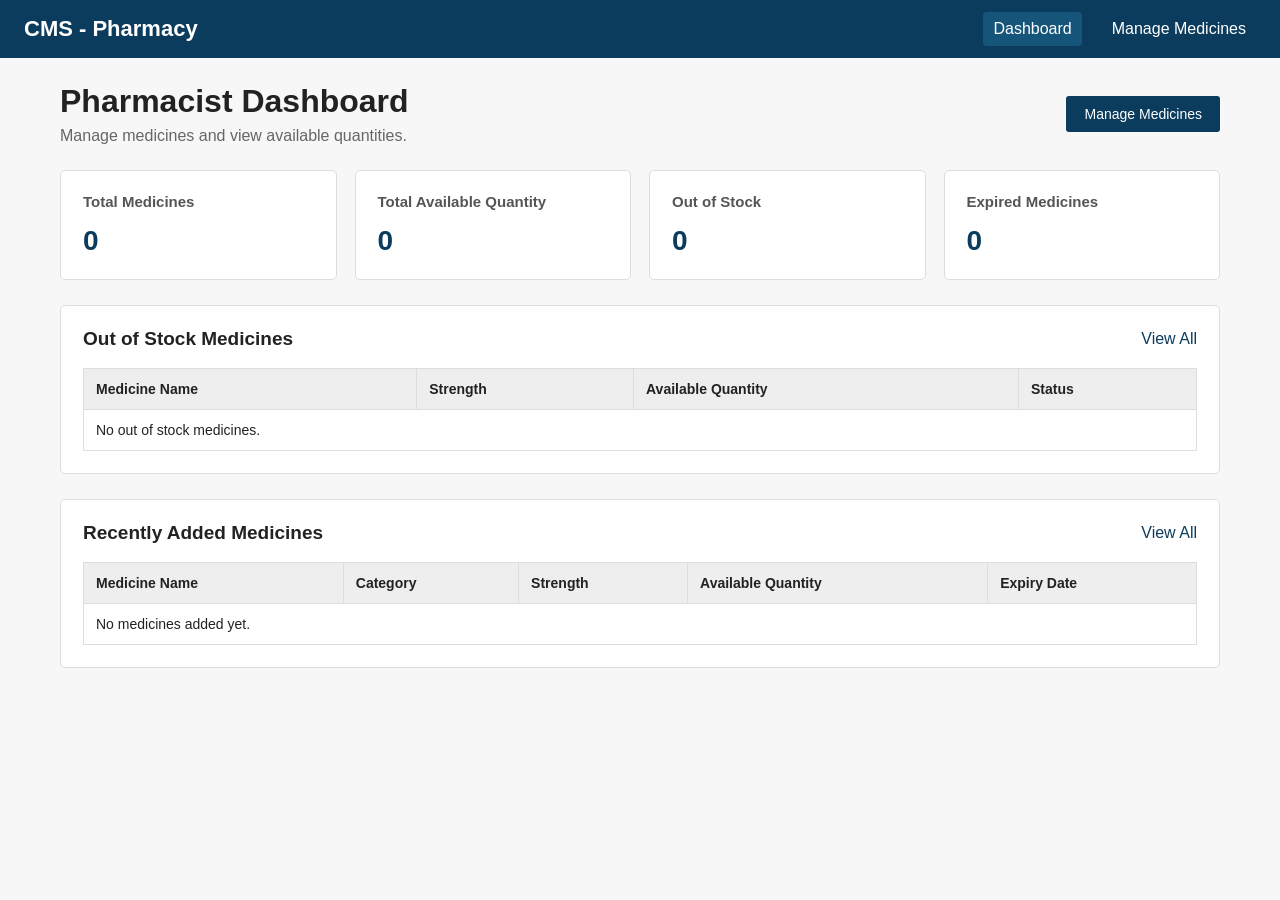
<file: pharma/pharmacist.html>
<!DOCTYPE html>
<html lang="en">
<head>
    <meta charset="UTF-8">
    <meta name="viewport" content="width=device-width, initial-scale=1.0">
    <title>Pharmacist Dashboard</title>
    <link rel="stylesheet" href="pharmacist.css">
</head>
<body data-page="dashboard">

    <nav class="navbar">
        <h2>CMS - Pharmacy</h2>

        <div class="nav-links">
            <a href="pharmacist.html" class="active">Dashboard</a>
            <a href="medicine_add.html">Manage Medicines</a>
        </div>
    </nav>

    <main class="container">

        <div class="page-heading">
            <div>
                <h1>Pharmacist Dashboard</h1>
                <p>Manage medicines and view available quantities.</p>
            </div>

            <a href="medicine_add.html" class="btn-standard">
                Manage Medicines
            </a>
        </div>

        <!-- Dashboard Statistics -->
        <section class="overview-boxes">

            <div class="overview-box">
                <h3>Total Medicines</h3>
                <p id="totalMedicines">0</p>
            </div>

            <div class="overview-box">
                <h3>Total Available Quantity</h3>
                <p id="totalQuantity">0</p>
            </div>

            <div class="overview-box">
                <h3>Out of Stock</h3>
                <p id="outOfStock">0</p>
            </div>

            <div class="overview-box">
                <h3>Expired Medicines</h3>
                <p id="expiredMedicines">0</p>
            </div>

        </section>

        <!-- Out of Stock Medicines -->
        <section class="panel">

            <div class="panel-title-row">
                <h2>Out of Stock Medicines</h2>
                <a href="medicines.html" class="text-link">View All</a>
            </div>

            <div class="table-container">

                <table class="grid-table">
                    <thead>
                        <tr>
                            <th>Medicine Name</th>
                            <th>Strength</th>
                            <th>Available Quantity</th>
                            <th>Status</th>
                        </tr>
                    </thead>

                    <tbody id="outOfStockTable">
                        <tr>
                            <td colspan="4">No out of stock medicines.</td>
                        </tr>
                    </tbody>
                </table>

            </div>

        </section>

        <!-- Recently Added Medicines -->
        <section class="panel">

            <div class="panel-title-row">
                <h2>Recently Added Medicines</h2>
                <a href="medicines.html" class="text-link">View All</a>
            </div>

            <div class="table-container">

                <table class="grid-table">
                    <thead>
                        <tr>
                            <th>Medicine Name</th>
                            <th>Category</th>
                            <th>Strength</th>
                            <th>Available Quantity</th>
                            <th>Expiry Date</th>
                        </tr>
                    </thead>

                    <tbody id="recentMedicinesTable">
                        <tr>
                            <td colspan="5">No medicines added yet.</td>
                        </tr>
                    </tbody>
                </table>

            </div>

        </section>

    </main>

    <script src="pharmacist.js"></script>
</body>
</html>
</file>
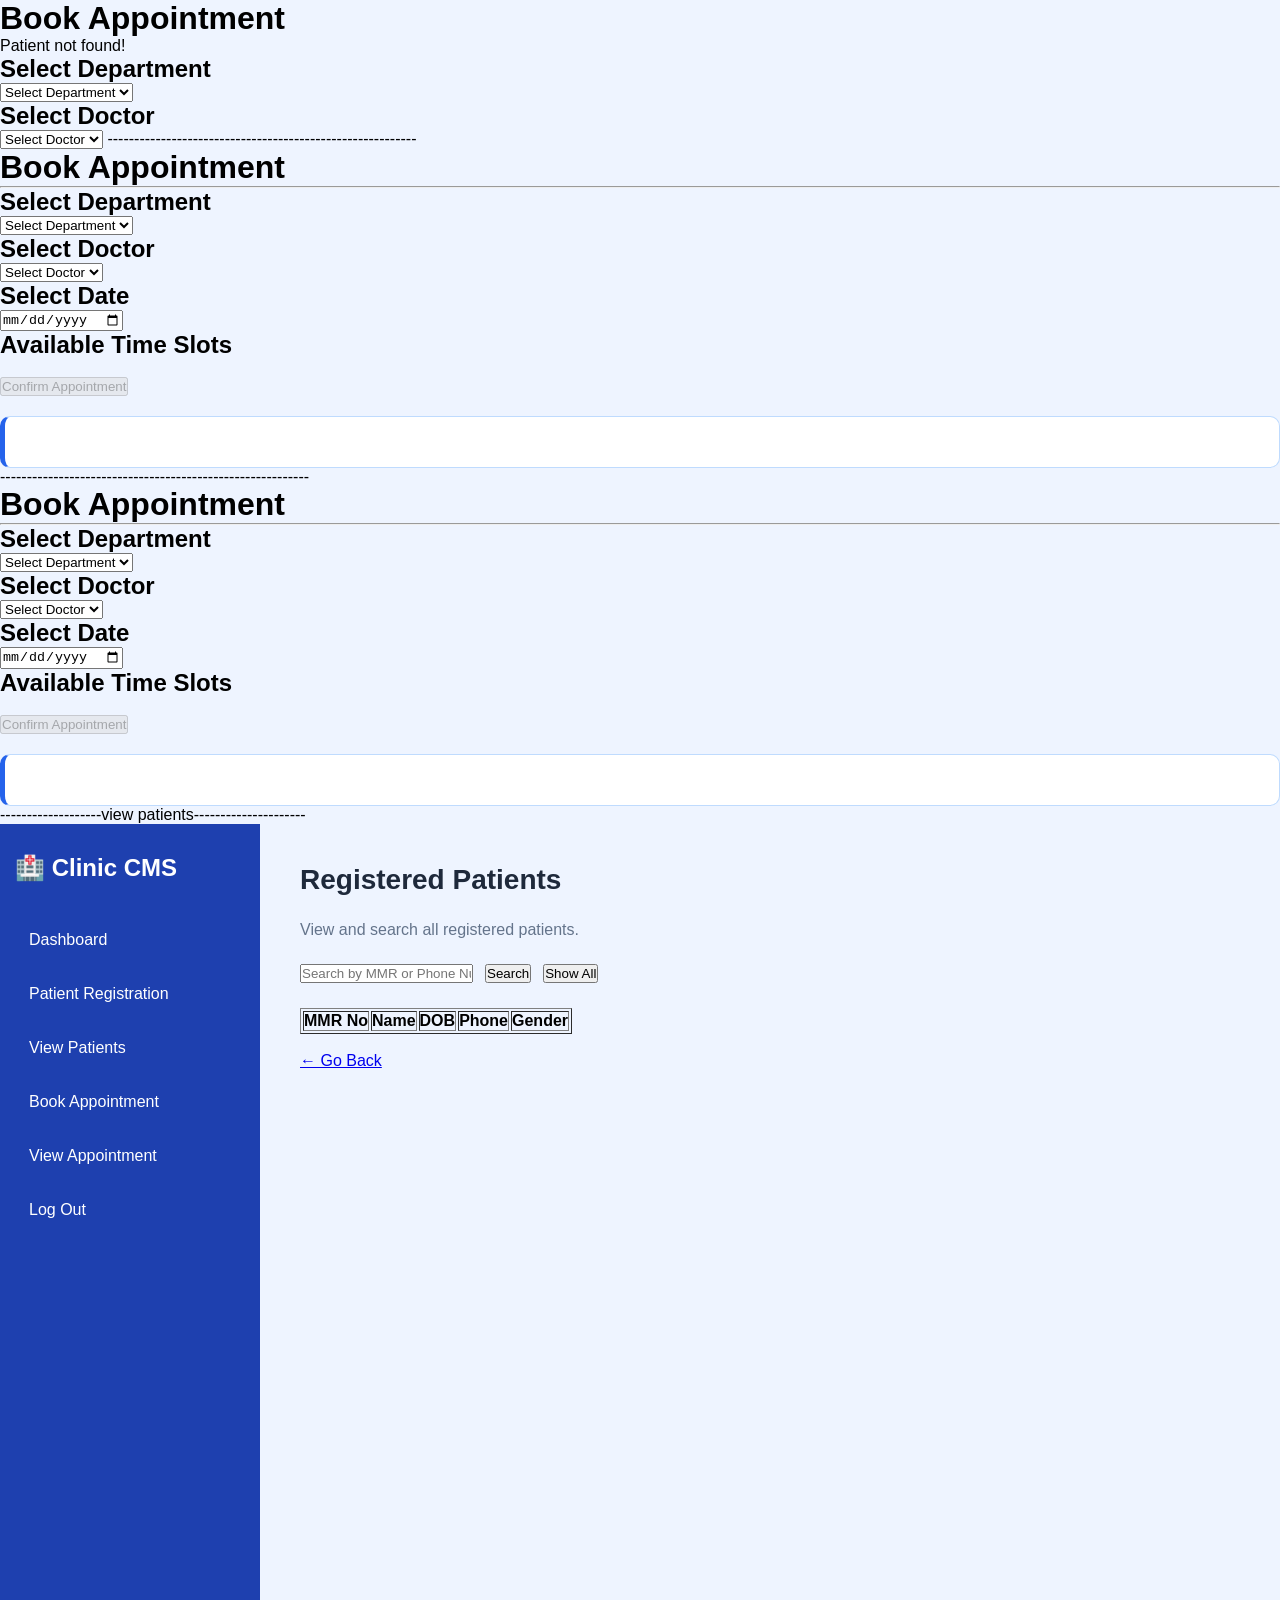
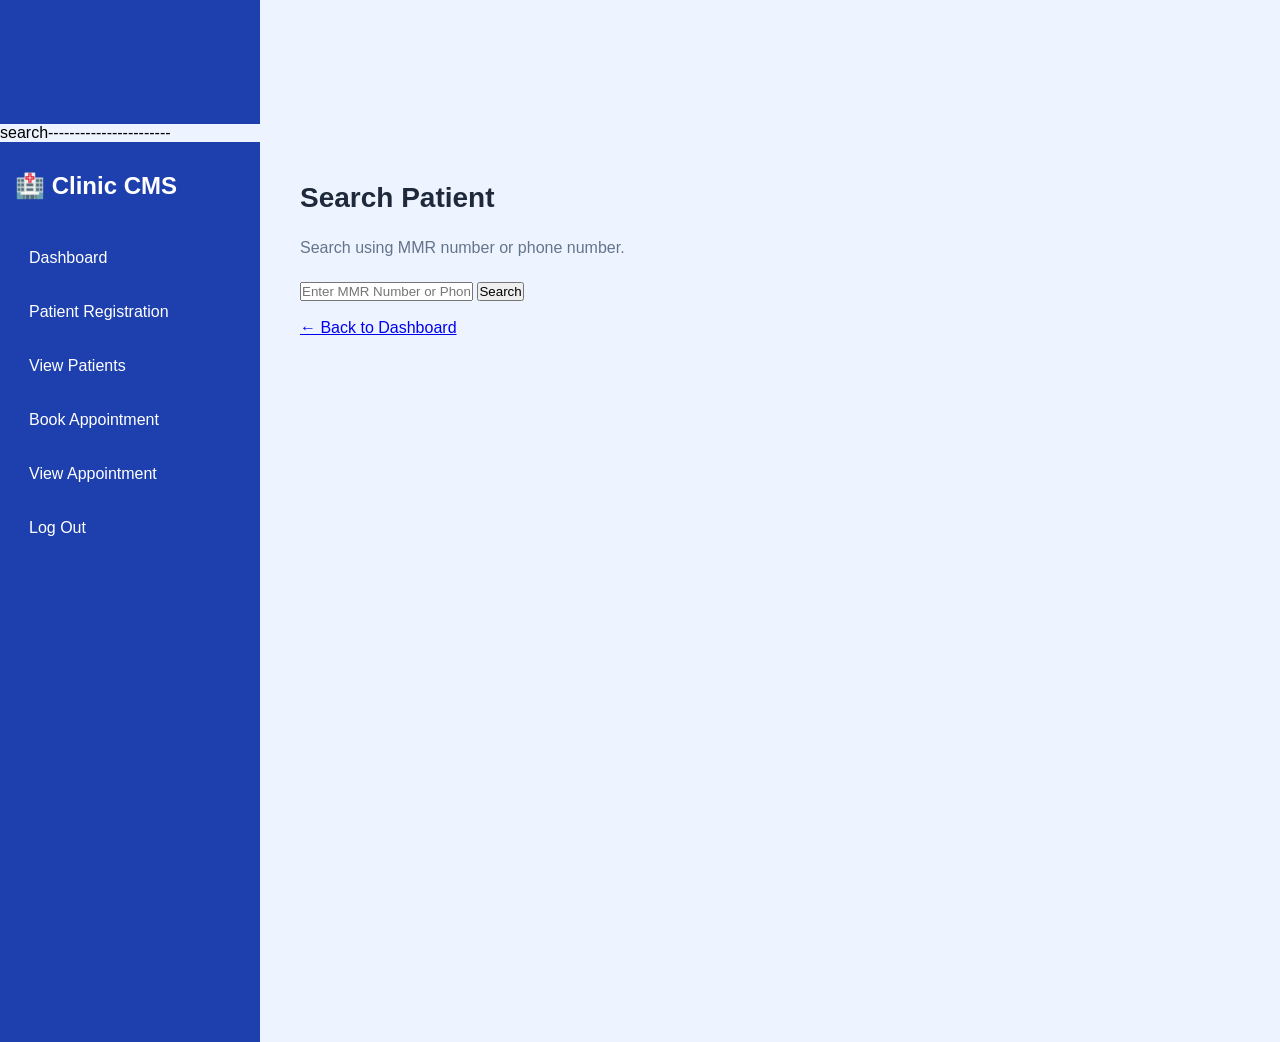
<file: Receptionist/appointment.html>
<!DOCTYPE html>
<html lang="en">
<head>
    <meta charset="UTF-8">
    <meta name="viewport" content="width=device-width, initial-scale=1.0">
    <title>Book Appointment</title>
</head>
<body>

    <h1>Book Appointment</h1>
    <!-- Display selected patient details -->
    <div id="patientDetails"></div>

    <h2>Select Department</h2>

    <!-- Department dropdown -->
    <select id="department">
        <option value="">Select Department</option>
    </select>

    <h2>Select Doctor</h2>

    <!-- Doctor dropdown -->
    <select id="doctor">
        <option value="">Select Doctor</option>
    </select>

    <script>

        // Get patient data from Local Storage
        let patients = JSON.parse(localStorage.getItem("patients")) || [];

        // Get the MMR of the selected patient
        let selectedMMR = localStorage.getItem("selectedPatientMMR");

        // Find the patient using their MMR number
        let patient = patients.find(function(p) {
            return p.MMR === selectedMMR;
        });

        // Get the div where patient details will be displayed
        let details = document.getElementById("patientDetails");

        // If the patient exists, display their details
        if (patient) {
            details.innerHTML = `
                <h3>Patient Details</h3>
                <p>MMR: ${patient.MMR}</p>
                <p>Name: ${patient.name}</p>
                <p>Phone: ${patient.phone}</p>
            `;
        } 
        else {
            // If patient is not found, display a message
            details.innerHTML = "<p>Patient not found!</p>";
        }


        // ---------------- DUMMY DEPARTMENT DATA ----------------

        // Dummy departments (later Admin will add these)
        let departments = [
            { id: 1, name: "Cardiology" },
            { id: 2, name: "Dermatology" },
            { id: 3, name: "Orthopedics" },
            { id: 4, name: "Pediatrics" }
        ];

        // ---------------- DUMMY DOCTOR DATA ----------------

        // Dummy doctors (later Admin will add these)
        let doctors = [
            { id: 1, name: "Dr. Arun", departmentId: 1 },
            { id: 2, name: "Dr. Meera", departmentId: 1 },
            { id: 3, name: "Dr. Rahul", departmentId: 2 },
            { id: 4, name: "Dr. Neha", departmentId: 3 },
            { id: 5, name: "Dr. Anjali", departmentId: 4 }
        ];

        // Save departments in Local Storage
        localStorage.setItem("departments", JSON.stringify(departments));

        // Save doctors in Local Storage
        localStorage.setItem("doctors", JSON.stringify(doctors));

        // Get departments added by Admin from Local Storage-------------------
        // let departments = JSON.parse(localStorage.getItem("departments")) || [];

        // // Get doctors added by Admin from Local Storage
        // let doctors = JSON.parse(localStorage.getItem("doctors")) || [];


        // ---------------- DISPLAY DEPARTMENTS ----------------

        // Get the department dropdown
        let departmentSelect = document.getElementById("department");

        // Loop through departments and add them to the dropdown
        departments.forEach(function(department) {
            departmentSelect.innerHTML += `
                <option value="${department.id}">
                    ${department.name}
                </option>
            `;
        });


        // ---------------- DISPLAY DOCTORS ----------------

        // Get the doctor dropdown
        let doctorSelect = document.getElementById("doctor");

        // When a department is selected
        departmentSelect.addEventListener("change", function() {

            // Clear previous doctors
            doctorSelect.innerHTML = `
                <option value="">Select Doctor</option>
            `;

            // Get the selected department ID
            let selectedDepartment = departmentSelect.value;

            // Filter doctors belonging to the selected department
            let filteredDoctors = doctors.filter(function(doctor) {
                return doctor.departmentId == selectedDepartment;
            });

            // Display doctors in the dropdown
            filteredDoctors.forEach(function(doctor) {
                doctorSelect.innerHTML += `
                    <option value="${doctor.id}">
                        ${doctor.name}
                    </option>
                `;
            });

        });

    </script>

</body>
</html>




----------------------------------------------------------


<!DOCTYPE html>
<html lang="en">
<head>
    <meta charset="UTF-8">
    <meta name="viewport" content="width=device-width, initial-scale=1.0">
    <title>Book Appointment</title>
</head>
<body>

    <h1>Book Appointment</h1>

    <!-- Patient Details -->
    <div id="patientDetails"></div>

    <hr>

    <!-- Department Selection -->
    <h2>Select Department</h2>
    <select id="department">
        <option value="">Select Department</option>
    </select>

    <!-- Doctor Selection -->
    <h2>Select Doctor</h2>
    <select id="doctor">
        <option value="">Select Doctor</option>
    </select>

    <!-- Date Selection -->
    <h2>Select Date</h2>
    <input type="date" id="appointmentDate">

    <!-- Time Slot Selection -->
    <h2>Available Time Slots</h2>
    <div id="timeSlots"></div>

    <!-- Selected Slot -->
    <p id="selectedSlot"></p>

    <!-- Confirm Appointment -->
    <br>
    <button id="confirmBtn" onclick="confirmAppointment()" disabled>
        Confirm Appointment
    </button>

    <!-- Confirmation Details -->
    <div id="confirmation"></div>


    <script>

        // ---------------- PATIENT DETAILS ----------------

        // Get patient data from Local Storage
        let patients = JSON.parse(localStorage.getItem("patients")) || [];

        // Get selected patient's MMR
        let selectedMMR = localStorage.getItem("selectedPatientMMR");

        // Find selected patient
        let patient = patients.find(function(p) {
            return p.MMR === selectedMMR;
        });

        // Get patient details div
        let details = document.getElementById("patientDetails");

        // Display patient details
        if (patient) {
            details.innerHTML = `
                <h3>Patient Details</h3>
                <p>MMR: ${patient.MMR}</p>
                <p>Name: ${patient.name}</p>
                <p>Phone: ${patient.phone}</p>
            `;
        }
        else {
            details.innerHTML = "<p>Patient not found!</p>";
        }


        // ---------------- DUMMY DEPARTMENTS ----------------

        // Add dummy departments if not already saved
        if (!localStorage.getItem("departments")) {

            let dummyDepartments = [
                { id: 1, name: "Cardiology" },
                { id: 2, name: "Dermatology" },
                { id: 3, name: "Orthopedics" },
                { id: 4, name: "Pediatrics" }
            ];

            localStorage.setItem("departments", JSON.stringify(dummyDepartments));
        }


        // ---------------- DUMMY DOCTORS ----------------

        // Add dummy doctors if not already saved
        if (!localStorage.getItem("doctors")) {

            let dummyDoctors = [
                { id: 1, name: "Dr. Arun", departmentId: 1 },
                { id: 2, name: "Dr. Meera", departmentId: 1 },
                { id: 3, name: "Dr. Rahul", departmentId: 2 },
                { id: 4, name: "Dr. Neha", departmentId: 3 },
                { id: 5, name: "Dr. Anjali", departmentId: 4 }
            ];

            localStorage.setItem("doctors", JSON.stringify(dummyDoctors));
        }


        // ---------------- DUMMY DOCTOR SCHEDULES ----------------

        // Add dummy schedules if not already saved
        if (!localStorage.getItem("doctorSchedules")) {

            let dummySchedules = [
                {
                    doctorId: 1,
                    workingDays: ["Monday", "Tuesday", "Wednesday", "Thursday", "Friday"],
                    slots: ["09:00 AM", "09:30 AM", "10:00 AM", "10:30 AM", "11:00 AM", "02:00 PM", "02:30 PM", "03:00 PM"]
                },
                {
                    doctorId: 2,
                    workingDays: ["Monday", "Wednesday", "Friday", "Saturday"],
                    slots: ["10:00 AM", "10:30 AM", "11:00 AM", "11:30 AM", "02:00 PM", "02:30 PM", "03:00 PM"]
                },
                {
                    doctorId: 3,
                    workingDays: ["Monday", "Tuesday", "Thursday", "Saturday"],
                    slots: ["09:00 AM", "09:30 AM", "10:00 AM", "11:00 AM", "11:30 AM", "02:00 PM", "03:00 PM"]
                },
                {
                    doctorId: 4,
                    workingDays: ["Tuesday", "Wednesday", "Thursday", "Friday"],
                    slots: ["09:30 AM", "10:00 AM", "10:30 AM", "11:30 AM", "02:00 PM", "02:30 PM", "03:30 PM"]
                },
                {
                    doctorId: 5,
                    workingDays: ["Monday", "Tuesday", "Wednesday", "Friday", "Saturday"],
                    slots: ["09:00 AM", "10:00 AM", "10:30 AM", "11:00 AM", "11:30 AM", "02:00 PM", "02:30 PM", "03:30 PM"]
                }
            ];

            localStorage.setItem("doctorSchedules", JSON.stringify(dummySchedules));
        }


        // ---------------- GET DATA FROM LOCAL STORAGE ----------------

        // Get departments
        let departments = JSON.parse(localStorage.getItem("departments")) || [];

        // Get doctors
        let doctors = JSON.parse(localStorage.getItem("doctors")) || [];

        // Get doctor schedules
        let doctorSchedules = JSON.parse(localStorage.getItem("doctorSchedules")) || [];

        // Get already booked appointments
        let appointments = JSON.parse(localStorage.getItem("appointments")) || [];


        // ---------------- DISPLAY DEPARTMENTS ----------------

        let departmentSelect = document.getElementById("department");

        // Display departments in dropdown
        departments.forEach(function(department) {
            departmentSelect.innerHTML += `
                <option value="${department.id}">
                    ${department.name}
                </option>
            `;
        });


        // ---------------- DISPLAY DOCTORS ----------------

        let doctorSelect = document.getElementById("doctor");

        departmentSelect.addEventListener("change", function() {

            // Clear doctors and time slots
            doctorSelect.innerHTML = '<option value="">Select Doctor</option>';
            document.getElementById("timeSlots").innerHTML = "";
            document.getElementById("selectedSlot").innerHTML = "";
            document.getElementById("confirmation").innerHTML = "";
            document.getElementById("confirmBtn").disabled = true;

            // Get selected department
            let selectedDepartment = departmentSelect.value;

            // Find doctors in the selected department
            let filteredDoctors = doctors.filter(function(doctor) {
                return doctor.departmentId == selectedDepartment;
            });

            // Display doctors
            filteredDoctors.forEach(function(doctor) {
                doctorSelect.innerHTML += `
                    <option value="${doctor.id}">
                        ${doctor.name}
                    </option>
                `;
            });
        });


        // ---------------- APPOINTMENT DATE ----------------

        let dateInput = document.getElementById("appointmentDate");

        // Format date to YYYY-MM-DD
        function formatDate(date) {
            let year = date.getFullYear();
            let month = String(date.getMonth() + 1).padStart(2, "0");
            let day = String(date.getDate()).padStart(2, "0");

            return year + "-" + month + "-" + day;
        }

        // Set today's date
        let today = new Date();

        dateInput.min = formatDate(today);

        // Set tomorrow's date
        let tomorrow = new Date();
        tomorrow.setDate(tomorrow.getDate() + 1);

        dateInput.max = formatDate(tomorrow);


        // ---------------- DISPLAY TIME SLOTS ----------------

        doctorSelect.addEventListener("change", displaySlots);
        dateInput.addEventListener("change", displaySlots);


        function displaySlots() {

            let selectedDoctor = doctorSelect.value;
            let selectedDate = dateInput.value;

            let slotDiv = document.getElementById("timeSlots");

            // Clear previous data
            slotDiv.innerHTML = "";
            document.getElementById("selectedSlot").innerHTML = "";
            document.getElementById("confirmation").innerHTML = "";
            document.getElementById("confirmBtn").disabled = true;

            // Check doctor and date
            if (selectedDoctor === "" || selectedDate === "") {
                return;
            }

            // Find doctor schedule
            let schedule = doctorSchedules.find(function(s) {
                return s.doctorId == selectedDoctor;
            });

            if (!schedule) {
                slotDiv.innerHTML = "<p>No schedule available for this doctor.</p>";
                return;
            }

            // Get selected day name
            let selectedDay = new Date(selectedDate + "T00:00:00").toLocaleDateString("en-US", {
                weekday: "long"
            });

            // Check doctor's working day
            if (!schedule.workingDays.includes(selectedDay)) {
                slotDiv.innerHTML = "<p>Doctor is not available on this day.</p>";
                return;
            }

            // Display available slots
            schedule.slots.forEach(function(slot) {

                // Check if slot is already booked for this doctor and date
                let isBooked = appointments.some(function(appointment) {
                    return appointment.doctorId == selectedDoctor
                        && appointment.date == selectedDate
                        && appointment.time == slot;
                });

                // If slot is booked, don't display it
                if (!isBooked) {
                    slotDiv.innerHTML += `
                        <button onclick="selectSlot('${slot}')">
                            ${slot}
                        </button>
                    `;
                }
            });

            // If all slots are booked
            if (slotDiv.innerHTML === "") {
                slotDiv.innerHTML = "<p>No available slots.</p>";
            }
        }


        // ---------------- SELECT TIME SLOT ----------------

        let selectedTime = "";

        function selectSlot(slot) {

            selectedTime = slot;

            // Display selected slot
            document.getElementById("selectedSlot").innerHTML =
                "Selected Time: " + slot;

            // Enable confirm button
            document.getElementById("confirmBtn").disabled = false;
        }


        // ---------------- CONFIRM APPOINTMENT ----------------

        function confirmAppointment() {

            // Check patient
            if (!patient) {
                alert("Patient not found!");
                return;
            }

            // Get selected values
            let departmentId = departmentSelect.value;
            let doctorId = doctorSelect.value;
            let date = dateInput.value;

            // Check selections
            if (departmentId === "" || doctorId === "" || date === "" || selectedTime === "") {
                alert("Please select department, doctor, date and time.");
                return;
            }

            // Check again if slot was booked
            let alreadyBooked = appointments.some(function(appointment) {
                return appointment.doctorId == doctorId
                    && appointment.date == date
                    && appointment.time == selectedTime;
            });

            if (alreadyBooked) {
                alert("This slot is already booked!");
                displaySlots();
                return;
            }

            // Get department name
            let department = departments.find(function(d) {
                return d.id == departmentId;
            });

            // Get doctor name
            let doctor = doctors.find(function(d) {
                return d.id == doctorId;
            });

            // Generate token number
            let token = appointments.length + 1;

            // Create appointment object
            let newAppointment = {
                token: token,
                MMR: patient.MMR,
                patientName: patient.name,
                departmentId: departmentId,
                departmentName: department ? department.name : "",
                doctorId: doctorId,
                doctorName: doctor ? doctor.name : "",
                date: date,
                time: selectedTime,
                status: "Booked"
            };

            // Add appointment to array
            appointments.push(newAppointment);

            // Save appointments in Local Storage
            localStorage.setItem("appointments", JSON.stringify(appointments));

            // Display confirmation
            document.getElementById("confirmation").innerHTML = `
                <h2>Appointment Booked Successfully!</h2>
                <p>Token Number: ${token}</p>
                <p>Patient Name: ${patient.name}</p>
                <p>MMR: ${patient.MMR}</p>
                <p>Department: ${department ? department.name : ""}</p>
                <p>Doctor: ${doctor ? doctor.name : ""}</p>
                <p>Date: ${date}</p>
                <p>Time: ${selectedTime}</p>
            `;

            // Clear selected time after booking
            selectedTime = "";

            // Disable confirm button
            document.getElementById("confirmBtn").disabled = true;

            // Refresh slots to hide the booked slot
            displaySlots();

        }

    </script>

</body>
</html>























----------------------------------------------------------




<!DOCTYPE html>
<html lang="en">
<head>
    <meta charset="UTF-8">
    <meta name="viewport" content="width=device-width, initial-scale=1.0">
    <title>Book Appointment</title>
</head>
<body>

    <h1>Book Appointment</h1>

    <!-- Patient Details -->
    <div id="patientDetails"></div>

    <hr>

    <!-- Department Selection -->
    <h2>Select Department</h2>
    <select id="department">
        <option value="">Select Department</option>
    </select>

    <!-- Doctor Selection -->
    <h2>Select Doctor</h2>
    <select id="doctor">
        <option value="">Select Doctor</option>
    </select>

    <!-- Date Selection -->
    <h2>Select Date</h2>
    <input type="date" id="appointmentDate">

    <!-- Time Slot Selection -->
    <h2>Available Time Slots</h2>
    <div id="timeSlots"></div>

    <!-- Selected Slot -->
    <p id="selectedSlot"></p>

    <!-- Confirm Appointment -->
    <br>
    <button id="confirmBtn" onclick="confirmAppointment()" disabled>
        Confirm Appointment
    </button>

    <!-- Appointment Confirmation -->
    <div id="confirmation"></div>


    <script>

        // ---------------- PATIENT DETAILS ----------------

        // Get patient data from Local Storage
        let patients = JSON.parse(localStorage.getItem("patients")) || [];

        // Get selected patient's MMR
        let selectedMMR = localStorage.getItem("selectedPatientMMR");

        // Find the selected patient
        let patient = patients.find(function(p) {
            return p.MMR === selectedMMR;
        });

        // Get patient details div
        let details = document.getElementById("patientDetails");

        // Display patient details
        if (patient) {
            details.innerHTML = `
                <h3>Patient Details</h3>
                <p>MMR: ${patient.MMR}</p>
                <p>Name: ${patient.name}</p>
                <p>Phone: ${patient.phone}</p>
            `;
        }
        else {
            details.innerHTML = "<p>Patient not found!</p>";
        }


        // ---------------- DUMMY DEPARTMENTS ----------------

        // Add dummy departments only if data doesn't already exist
        if (!localStorage.getItem("departments")) {

            let dummyDepartments = [
                { id: 1, name: "Cardiology" },
                { id: 2, name: "Dermatology" },
                { id: 3, name: "Orthopedics" },
                { id: 4, name: "Pediatrics" }
            ];

            // Save dummy departments in Local Storage
            localStorage.setItem("departments", JSON.stringify(dummyDepartments));
        }


        // ---------------- DUMMY DOCTORS ----------------

        // Add dummy doctors only if data doesn't already exist
        if (!localStorage.getItem("doctors")) {

            let dummyDoctors = [
                { id: 1, name: "Dr. Arun", departmentId: 1 },
                { id: 2, name: "Dr. Meera", departmentId: 1 },
                { id: 3, name: "Dr. Rahul", departmentId: 2 },
                { id: 4, name: "Dr. Neha", departmentId: 3 },
                { id: 5, name: "Dr. Anjali", departmentId: 4 }
            ];

            // Save dummy doctors in Local Storage
            localStorage.setItem("doctors", JSON.stringify(dummyDoctors));
        }


        // ---------------- DUMMY DOCTOR SCHEDULES ----------------

        // Add dummy schedules only if data doesn't already exist
        if (!localStorage.getItem("doctorSchedules")) {

            let dummySchedules = [
                {
                    doctorId: 1,
                    workingDays: ["Monday", "Tuesday", "Wednesday", "Thursday", "Friday"],
                    slots: ["09:00 AM", "09:30 AM", "10:00 AM", "10:30 AM", "11:00 AM", "02:00 PM", "02:30 PM", "03:00 PM"]
                },
                {
                    doctorId: 2,
                    workingDays: ["Monday", "Wednesday", "Friday", "Saturday"],
                    slots: ["10:00 AM", "10:30 AM", "11:00 AM", "11:30 AM", "02:00 PM", "02:30 PM", "03:00 PM"]
                },
                {
                    doctorId: 3,
                    workingDays: ["Monday", "Tuesday", "Thursday", "Saturday"],
                    slots: ["09:00 AM", "09:30 AM", "10:00 AM", "11:00 AM", "11:30 AM", "02:00 PM", "03:00 PM"]
                },
                {
                    doctorId: 4,
                    workingDays: ["Tuesday", "Wednesday", "Thursday", "Friday"],
                    slots: ["09:30 AM", "10:00 AM", "10:30 AM", "11:30 AM", "02:00 PM", "02:30 PM", "03:30 PM"]
                },
                {
                    doctorId: 5,
                    workingDays: ["Monday", "Tuesday", "Wednesday", "Friday", "Saturday"],
                    slots: ["09:00 AM", "10:00 AM", "10:30 AM", "11:00 AM", "11:30 AM", "02:00 PM", "02:30 PM", "03:30 PM"]
                }
            ];

            // Save dummy schedules in Local Storage
            localStorage.setItem("doctorSchedules", JSON.stringify(dummySchedules));
        }


        // ---------------- GET DATA FROM LOCAL STORAGE ----------------

        // Get departments
        let departments = JSON.parse(localStorage.getItem("departments")) || [];

        // Get doctors
        let doctors = JSON.parse(localStorage.getItem("doctors")) || [];

        // Get doctor schedules
        let doctorSchedules = JSON.parse(localStorage.getItem("doctorSchedules")) || [];

        // Get already booked appointments
        let appointments = JSON.parse(localStorage.getItem("appointments")) || [];


        // ---------------- DISPLAY DEPARTMENTS ----------------

        // Get department dropdown
        let departmentSelect = document.getElementById("department");

        // Display departments
        departments.forEach(function(department) {
            departmentSelect.innerHTML += `
                <option value="${department.id}">
                    ${department.name}
                </option>
            `;
        });


        // ---------------- DISPLAY DOCTORS ----------------

        // Get doctor dropdown
        let doctorSelect = document.getElementById("doctor");

        // When department changes
        departmentSelect.addEventListener("change", function() {

            // Clear previous doctors
            doctorSelect.innerHTML = `
                <option value="">Select Doctor</option>
            `;

            // Clear previous time slots
            document.getElementById("timeSlots").innerHTML = "";

            // Clear selected time
            document.getElementById("selectedSlot").innerHTML = "";

            // Clear previous confirmation
            document.getElementById("confirmation").innerHTML = "";

            // Disable confirm button
            document.getElementById("confirmBtn").disabled = true;

            // Reset selected time
            selectedTime = "";

            // Get selected department
            let selectedDepartment = departmentSelect.value;

            // Filter doctors belonging to this department
            let filteredDoctors = doctors.filter(function(doctor) {
                return doctor.departmentId == selectedDepartment;
            });

            // Display doctors
            filteredDoctors.forEach(function(doctor) {
                doctorSelect.innerHTML += `
                    <option value="${doctor.id}">
                        ${doctor.name}
                    </option>
                `;
            });

        });


        // ---------------- APPOINTMENT DATE ----------------

        let dateInput = document.getElementById("appointmentDate");

        // Format date as YYYY-MM-DD
        function formatDate(date) {
            let year = date.getFullYear();
            let month = String(date.getMonth() + 1).padStart(2, "0");
            let day = String(date.getDate()).padStart(2, "0");

            return year + "-" + month + "-" + day;
        }

        // Get today's date
        let today = new Date();

        // Set minimum date to today
        dateInput.min = formatDate(today);

        // Get tomorrow's date
        let tomorrow = new Date();
        tomorrow.setDate(tomorrow.getDate() + 1);

        // Set maximum date to tomorrow
        dateInput.max = formatDate(tomorrow);


        // ---------------- DISPLAY TIME SLOTS ----------------

        // When doctor or date changes
        doctorSelect.addEventListener("change", function() {

            // Clear previous confirmation
            document.getElementById("confirmation").innerHTML = "";

            // Display slots
            displaySlots();
        });

        dateInput.addEventListener("change", function() {

            // Clear previous confirmation
            document.getElementById("confirmation").innerHTML = "";

            // Display slots
            displaySlots();
        });


        function displaySlots() {

            // Get selected doctor
            let selectedDoctor = doctorSelect.value;

            // Get selected date
            let selectedDate = dateInput.value;

            // Get time slots div
            let slotDiv = document.getElementById("timeSlots");

            // Clear previous slots
            slotDiv.innerHTML = "";

            // Clear selected time
            document.getElementById("selectedSlot").innerHTML = "";

            // Reset selected time variable
            selectedTime = "";

            // Disable confirm button
            document.getElementById("confirmBtn").disabled = true;

            // Check whether doctor and date are selected
            if (selectedDoctor === "" || selectedDate === "") {
                return;
            }

            // Find doctor's schedule
            let schedule = doctorSchedules.find(function(s) {
                return s.doctorId == selectedDoctor;
            });

            // If schedule is not found
            if (!schedule) {
                slotDiv.innerHTML = "<p>No schedule available for this doctor.</p>";
                return;
            }

            // Get day name from selected date
            let selectedDay = new Date(selectedDate + "T00:00:00").toLocaleDateString("en-US", {
                weekday: "long"
            });

            // Check whether doctor works on the selected day
            if (!schedule.workingDays.includes(selectedDay)) {
                slotDiv.innerHTML = "<p>Doctor is not available on this day.</p>";
                return;
            }

            // Display available time slots
            schedule.slots.forEach(function(slot) {

                // Check if this slot is already booked
                let isBooked = appointments.some(function(appointment) {
                    return appointment.doctorId == selectedDoctor
                        && appointment.date == selectedDate
                        && appointment.time == slot;
                });

                // Display only unbooked slots
                if (!isBooked) {
                    slotDiv.innerHTML += `
                        <button onclick="selectSlot('${slot}')">
                            ${slot}
                        </button>
                    `;
                }
            });

            // If no slots are available
            if (slotDiv.innerHTML === "") {
                slotDiv.innerHTML = "<p>No available slots.</p>";
            }
        }


        // ---------------- SELECT TIME SLOT ----------------

        // Store selected time slot
        let selectedTime = "";

        function selectSlot(slot) {

            // Store selected slot
            selectedTime = slot;

            // Display selected slot
            document.getElementById("selectedSlot").innerHTML =
                "Selected Time: " + slot;

            // Enable confirm button
            document.getElementById("confirmBtn").disabled = false;

            // Clear previous confirmation
            document.getElementById("confirmation").innerHTML = "";
        }


        // ---------------- CONFIRM APPOINTMENT ----------------

        function confirmAppointment() {

            // Check whether patient exists
            if (!patient) {
                alert("Patient not found!");
                return;
            }

            // Get selected values
            let departmentId = departmentSelect.value;
            let doctorId = doctorSelect.value;
            let date = dateInput.value;

            // Validate all selections
            if (departmentId === "" || doctorId === "" || date === "" || selectedTime === "") {
                alert("Please select department, doctor, date and time.");
                return;
            }

            // Check if the selected slot is already booked
            let alreadyBooked = appointments.some(function(appointment) {
                return appointment.doctorId == doctorId
                    && appointment.date == date
                    && appointment.time == selectedTime;
            });

            // Prevent duplicate booking
            if (alreadyBooked) {
                alert("This slot is already booked!");

                // Refresh available slots
                displaySlots();
                return;
            }

            // Get selected department details
            let department = departments.find(function(d) {
                return d.id == departmentId;
            });

            // Get selected doctor details
            let doctor = doctors.find(function(d) {
                return d.id == doctorId;
            });


            // ---------------- GENERATE TOKEN ----------------

            // Find appointments booked for the selected date
            let dailyAppointments = appointments.filter(function(appointment) {
                return appointment.date === date;
            });

            // Generate next token number for that date
            let token = dailyAppointments.length + 1;


            // ---------------- CREATE APPOINTMENT ----------------

            // Create appointment object
            let newAppointment = {
                token: token,
                MMR: patient.MMR,
                patientName: patient.name,
                departmentId: departmentId,
                departmentName: department ? department.name : "",
                doctorId: doctorId,
                doctorName: doctor ? doctor.name : "",
                date: date,
                time: selectedTime,
                status: "Booked"
            };

            // Add appointment to appointments array
            appointments.push(newAppointment);

            // Save appointments in Local Storage
            localStorage.setItem("appointments", JSON.stringify(appointments));


            // ---------------- DISPLAY CONFIRMATION ----------------

            // Display appointment confirmation
            document.getElementById("confirmation").innerHTML = `
                <h2>Appointment Booked Successfully!</h2>
                <p>Token Number: ${token}</p>
                <p>Patient Name: ${patient.name}</p>
                <p>MMR: ${patient.MMR}</p>
                <p>Department: ${department ? department.name : ""}</p>
                <p>Doctor: ${doctor ? doctor.name : ""}</p>
                <p>Date: ${date}</p>
                <p>Time: ${selectedTime}</p>
            `;

            // Reset selected time
            selectedTime = "";

            // Disable confirm button
            document.getElementById("confirmBtn").disabled = true;

            // Refresh time slots
            // This removes the booked slot but does not clear confirmation
            displaySlots();

        }

    </script>

</body>
</html>



-------------------view patients---------------------


<!DOCTYPE html>
<html lang="en">
<head>
    <meta charset="UTF-8">
    <meta name="viewport" content="width=device-width, initial-scale=1.0">
    <title>Registered Patients</title>
    <link rel="stylesheet" href="style.css">
</head>

<body>

    <div class="dashboard">

        <!-- Common Sidebar -->
        <iframe src="sidebar.html" class="sidebar-frame"></iframe>

        <!-- Main Content -->
        <main class="main">

            <h1>Registered Patients</h1>
            <p>View and search all registered patients.</p>

            <!-- Search -->
            <div class="patient-search">
                <input type="text" id="search"
                    placeholder="Search by MMR or Phone Number">

                <button onclick="searchPatient()">Search</button>
                <button onclick="displayPatients()">Show All</button>
            </div>

            <!-- Table -->
            <div class="table-container">
                <table border="1">
                    <thead>
                        <tr>
                            <th>MMR No</th>
                            <th>Name</th>
                            <th>DOB</th>
                            <th>Phone</th>
                            <th>Gender</th>
                        </tr>
                    </thead>

                    <tbody id="patientList">
                    </tbody>
                </table>
            </div>

            <br>

            <a href="dashboard.html">← Go Back</a>

        </main>

    </div>

    <script>

        // Get patients from LocalStorage
        let patients = JSON.parse(localStorage.getItem("patients")) || [];

        let list = document.getElementById("patientList");

        // Display patients
        function displayPatients(data = patients) {

            list.innerHTML = "";

            if (data.length === 0) {
                list.innerHTML = `
                    <tr>
                        <td colspan="5">No patients found</td>
                    </tr>
                `;
                return;
            }

            data.forEach(function(patient) {

                list.innerHTML += `
                    <tr>
                        <td>${patient.MMR || "N/A"}</td>
                        <td>${patient.name || "N/A"}</td>
                        <td>${patient.dob || "N/A"}</td>
                        <td>${patient.phone || "N/A"}</td>
                        <td>${patient.gender || "N/A"}</td>
                    </tr>
                `;

            });
        }

        // Search by MMR or Phone Number
        function searchPatient() {

            let value = document.getElementById("search").value.trim().toLowerCase();

            if (value === "") {
                alert("Please enter MMR number or phone number");
                return;
            }

            let result = patients.filter(function(patient) {

                let mmr = String(patient.MMR || "").toLowerCase();
                let phone = String(patient.phone || "");

                return mmr.includes(value) || phone.includes(value);

            });

            displayPatients(result);
        }

        // Show all patients
        function displayAllPatients() {
            displayPatients(patients);
        }

        // Initially display all patients
        displayPatients();

    </script>

</body>
</html>



search-----------------------


<!DOCTYPE html>
<html lang="en">
<head>
    <meta charset="UTF-8">
    <meta name="viewport" content="width=device-width, initial-scale=1.0">
    <title>Search Patient</title>
    <link rel="stylesheet" href="style.css">
</head>

<body>

    <div class="dashboard">

        <!-- Common Sidebar -->
        <iframe src="sidebar.html" class="sidebar-frame"></iframe>

        <!-- Main Content -->
        <main class="main">

            <h1>Search Patient</h1>
            <p>Search using MMR number or phone number.</p>

            <div>
                <input type="text" id="search"
                       placeholder="Enter MMR Number or Phone Number">

                <button onclick="searchPatient()">Search</button>
            </div>

            <div id="result"></div>

            <br>
            <a href="dashboard.html">← Back to Dashboard</a>

        </main>

    </div>

    <script>

        function searchPatient() {

            let value = document.getElementById("search").value.trim();
            let output = document.getElementById("result");

            // Check empty input
            if (value === "") {
                output.innerHTML = "<h3>Please enter MMR number or phone number.</h3>";
                return;
            }

            // Get latest patient data from LocalStorage
            let patients = JSON.parse(localStorage.getItem("patients")) || [];

            // Search by MMR or phone
            let result = patients.filter(function(p) {
                return String(p.MMR).toLowerCase() === value.toLowerCase()
                    || String(p.phone).trim() === value;
            });

            if (result.length > 0) {

                output.innerHTML = result.map(function(patient) {
                    return `
                        <div class="card patient-result">
                            <h3>Patient Found!</h3>

                            <p><strong>MMR:</strong> ${escapeHTML(patient.MMR)}</p>
                            <p><strong>Name:</strong> ${escapeHTML(patient.name)}</p>
                            <p><strong>DOB:</strong> ${escapeHTML(patient.dob)}</p>
                            <p><strong>Address:</strong> ${escapeHTML(patient.address)}</p>
                            <p><strong>Phone:</strong> ${escapeHTML(patient.phone)}</p>
                            <p><strong>Email:</strong> ${escapeHTML(patient.email)}</p>
                            <p><strong>Blood Group:</strong> ${escapeHTML(patient.bloodGroup)}</p>
                            <p><strong>Gender:</strong> ${escapeHTML(patient.gender)}</p>

                            <button class="book-btn" data-mmr="${escapeHTML(patient.MMR)}">
                                Book Appointment
                            </button>
                        </div>
                    `;
                }).join("");

                // Book Appointment buttons
                document.querySelectorAll(".book-btn").forEach(function(button) {
                    button.addEventListener("click", function() {
                        bookAppointment(button.dataset.mmr);
                    });
                });

            } else {

                output.innerHTML = `
                    <div class="card">
                        <h3>Patient Not Found</h3>
                        <p>No patient found with this MMR number or phone number.</p>

                        <button onclick="registerPatient()">
                            Register New Patient
                        </button>
                    </div>
                `;
            }
        }

        // Prevent HTML injection when displaying patient data
        function escapeHTML(value) {
            return String(value ?? "").replace(/[&<>"']/g, function(char) {
                return {
                    "&": "&amp;",
                    "<": "&lt;",
                    ">": "&gt;",
                    '"': "&quot;",
                    "'": "&#39;"
                }[char];
            });
        }

        // Go to Registration page
        function registerPatient() {
            window.location.href = "register.html";
        }

        // Go to Appointment page
        function bookAppointment(mmr) {
            localStorage.setItem("selectedPatientMMR", mmr);
            window.location.href = "appointment_new.html";
        }

    </script>

</body>
</html>
</file>
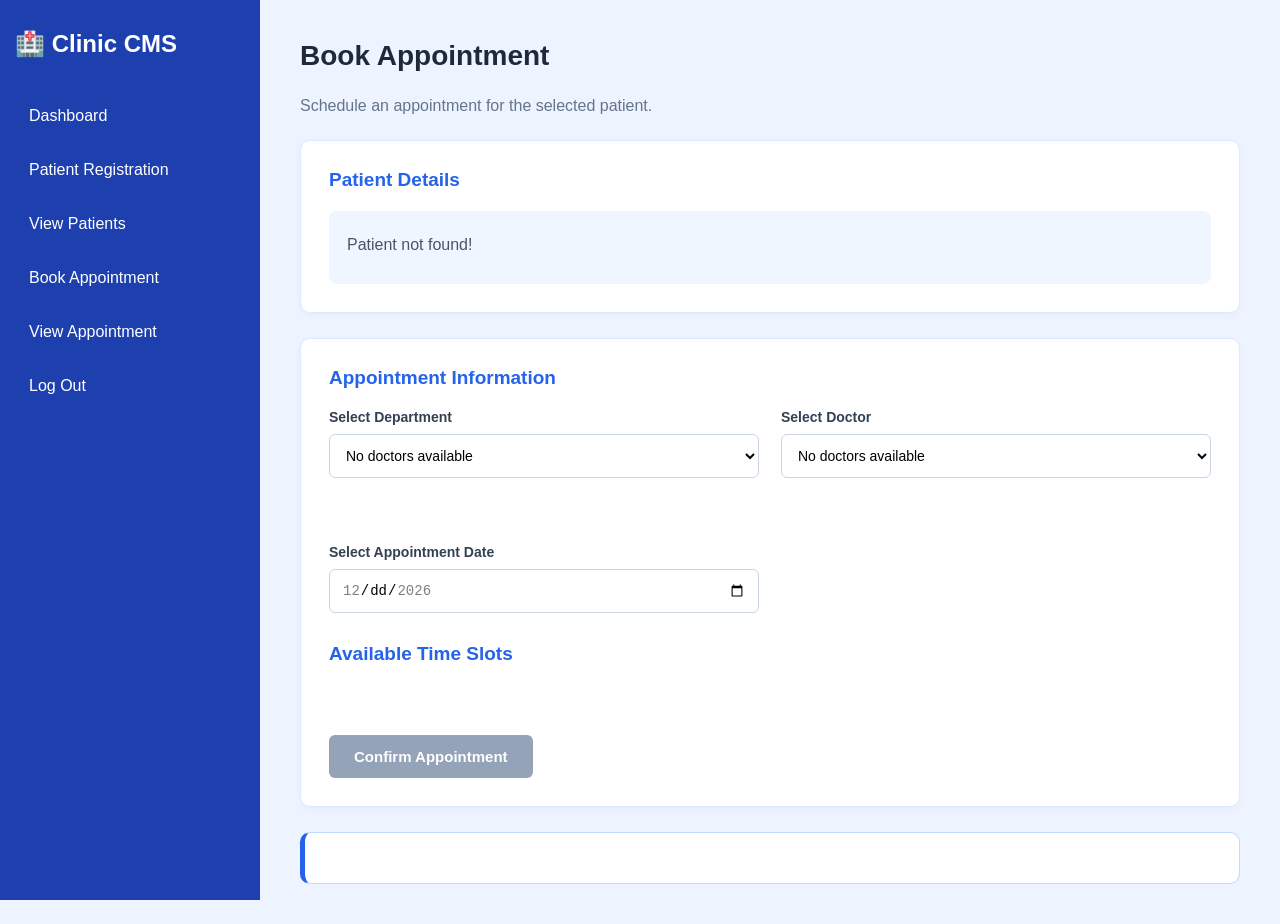
<file: Receptionist/appointment_new.html>
<!DOCTYPE html>
<html lang="en">

<head>
    <meta charset="UTF-8">
    <meta name="viewport" content="width=device-width, initial-scale=1.0">

    <title>Book Appointment</title>

    <link rel="stylesheet" href="style.css">

    <style>

        /* ================= APPOINTMENT PAGE ================= */

        /* Patient Details Card */
        .appointment-card {
            background-color: white;
            padding: 28px;
            border-radius: 10px;
            border: 1px solid #dbeafe;
            box-shadow: 0 2px 8px rgba(30, 64, 175, 0.05);
            margin-bottom: 25px;
        }

        .appointment-card h2 {
            color: #2563eb;
            font-size: 19px;
            margin-bottom: 20px;
        }

        /* Patient Details */
        .patient-details {
            background-color: #eff6ff;
            border-radius: 8px;
            padding: 18px;
            line-height: 2;
            color: #334155;
        }

        .patient-details h3 {
            color: #1e40af;
            margin-bottom: 10px;
        }

        .patient-details p {
            margin-bottom: 5px;
            color: #475569;
        }

        /* Form Layout */
        .form-grid {
            display: grid;
            grid-template-columns: repeat(2, minmax(0, 1fr));
            gap: 22px;
        }

        .form-group {
            display: flex;
            flex-direction: column;
            gap: 9px;
        }

        .form-group label {
            font-size: 14px;
            font-weight: bold;
            color: #334155;
        }

        .form-group select,
        .form-group input {
            width: 100%;
            padding: 12px;
            border: 1px solid #cbd5e1;
            border-radius: 6px;
            font-size: 14px;
            background-color: white;
            outline: none;
        }

        .form-group select:focus,
        .form-group input:focus {
            border-color: #2563eb;
        }

        /* Doctor Fee */
        .doctor-fee {
            color: #2563eb;
            font-weight: bold;
            font-size: 14px;
            margin-top: 5px;
        }

        /* Time Slots */
        .slot-section {
            margin-top: 30px;
        }

        .slot-section h2 {
            margin-bottom: 15px;
        }

        .time-slots {
            display: flex;
            flex-wrap: wrap;
            gap: 12px;
        }

        .time-slots button {
            padding: 11px 20px;
            background-color: #eff6ff;
            color: #2563eb;
            border: 1px solid #93c5fd;
            border-radius: 6px;
            cursor: pointer;
            font-size: 14px;
            transition: 0.2s;
        }

        .time-slots button:hover {
            background-color: #2563eb;
            color: white;
        }

        /* Selected Slot */
        .selected-slot {
            color: #1e40af;
            font-weight: bold;
            margin-top: 18px;
        }

        /* Confirm Button */
        .confirm-btn {
            margin-top: 25px;
            padding: 13px 25px;
            background-color: #2563eb;
            color: white;
            border: none;
            border-radius: 6px;
            font-size: 15px;
            font-weight: bold;
            cursor: pointer;
        }

        .confirm-btn:hover:not(:disabled) {
            background-color: #1d4ed8;
        }

        .confirm-btn:disabled {
            background-color: #94a3b8;
            cursor: not-allowed;
        }

        /* Appointment Confirmation */
        #confirmation {
            margin-top: 20px;
            background-color: white;
            padding: 25px;
            border-radius: 10px;
            border: 1px solid #bfdbfe;
            border-left: 5px solid #2563eb;
            line-height: 2;
        }

        #confirmation h2 {
            color: #2563eb;
            margin-bottom: 12px;
        }

        /* Mobile Responsive */
        @media (max-width: 600px) {

            .form-grid {
                grid-template-columns: 1fr;
            }

            .appointment-card {
                padding: 18px;
            }

            .main {
                padding: 20px;
            }

            .time-slots button {
                flex: 1 1 40%;
            }
        }

    </style>

</head>


<body>

    <div class="dashboard">

        <!-- SIDEBAR -->
        <iframe src="sidebar.html" class="sidebar-frame"></iframe>


        <!-- MAIN CONTENT -->
        <main class="main">

            <h1>Book Appointment</h1>

            <p>Schedule an appointment for the selected patient.</p>


            <!-- PATIENT DETAILS -->
            <div class="appointment-card">

                <h2>Patient Details</h2>

                <div id="patientDetails" class="patient-details"></div>

            </div>


            <!-- APPOINTMENT INFORMATION -->
            <div class="appointment-card">

                <h2>Appointment Information</h2>


                <div class="form-grid">

                    <!-- Department -->
                    <div class="form-group">

                        <label>Select Department</label>

                        <select id="department">

                            <option value="">Select Department</option>

                        </select>

                    </div>


                    <!-- Doctor -->
                    <div class="form-group">

                        <label>Select Doctor</label>

                        <select id="doctor">

                            <option value="">Select Doctor</option>

                        </select>

                        <p id="doctorFee" class="doctor-fee"></p>

                    </div>


                    <!-- Date -->
                    <div class="form-group">

                        <label>Select Appointment Date</label>

                        <input type="date" id="appointmentDate">

                    </div>

                </div>


                <!-- TIME SLOTS -->
                <div class="slot-section">

                    <h2>Available Time Slots</h2>

                    <div id="timeSlots" class="time-slots"></div>

                    <p id="selectedSlot" class="selected-slot"></p>

                </div>


                <!-- CONFIRM BUTTON -->
                <button
                    id="confirmBtn"
                    class="confirm-btn"
                    onclick="confirmAppointment()"
                    disabled>

                    Confirm Appointment

                </button>

            </div>


            <!-- APPOINTMENT CONFIRMATION -->
            <div id="confirmation"></div>


        </main>

    </div>


    <script>

        // ---------------- PATIENT DETAILS ----------------

        // Get patient data from Local Storage
        let patients = JSON.parse(localStorage.getItem("patients")) || [];

        // Get selected patient's MMR
        let selectedMMR = localStorage.getItem("selectedPatientMMR");

        // Find selected patient
        let patient = patients.find(function(p) {
            return p.MMR === selectedMMR;
        });

        // Get patient details div
        let details = document.getElementById("patientDetails");

        // Display patient details
        if (patient) {

            details.innerHTML = `
                <h3>Patient Details</h3>
                <p>MMR: ${patient.MMR}</p>
                <p>Name: ${patient.name}</p>
                <p>Phone: ${patient.phone}</p>
            `;

        } else {

            details.innerHTML = "<p>Patient not found!</p>";

        }


        // ---------------- GET ACTUAL ADMIN DATA ----------------

        // Admin staff storage key
        const STAFF_KEY = "quad_clinic_staff_strict_v7";

        // Admin appointment storage key
        const BOOKINGS_KEY = "quad_clinic_bookings_strict_v7";

        // Get staff data from Admin
        let staffList = JSON.parse(localStorage.getItem(STAFF_KEY)) || [];

        // Get doctors from Admin
        let doctors = staffList.filter(function(staff) {

            return staff.role === "Doctor" && staff.status !== "Inactive";

        });

        // Get existing appointments
        let appointments = JSON.parse(localStorage.getItem(BOOKINGS_KEY)) || [];


        // ---------------- TIME SLOTS ----------------

        // Morning shift
        const MORNING_SLOTS = [
            "09:00 AM",
            "09:30 AM",
            "10:00 AM",
            "10:30 AM",
            "11:00 AM",
            "11:30 AM"
        ];

        // Afternoon shift
        const AFTERNOON_SLOTS = [
            "02:00 PM",
            "02:30 PM",
            "03:00 PM",
            "03:30 PM"
        ];


        // ---------------- DEPARTMENT DROPDOWN ----------------

        let departmentSelect = document.getElementById("department");

        let doctorSelect = document.getElementById("doctor");

        // Get unique departments from Admin doctors
        let departments = [...new Set(doctors.map(function(doctor) {

            return doctor.dept;

        }))];

        // Display departments
        departments.forEach(function(department) {

            departmentSelect.innerHTML += `
                <option value="${department}">
                    ${department}
                </option>
            `;

        });


        // Check whether doctors are available
        if (doctors.length === 0) {

            departmentSelect.innerHTML = `
                <option value="">No doctors available</option>
            `;

            doctorSelect.innerHTML = `
                <option value="">No doctors available</option>
            `;

        }


        // ---------------- DISPLAY DOCTORS ----------------

        departmentSelect.addEventListener("change", function() {

            // Clear previous doctors
            doctorSelect.innerHTML = `
                <option value="">Select Doctor</option>
            `;

            // Clear previous data
            document.getElementById("timeSlots").innerHTML = "";

            document.getElementById("selectedSlot").innerHTML = "";

            document.getElementById("confirmation").innerHTML = "";

            document.getElementById("doctorFee").innerHTML = "";

            // Reset selected time
            selectedTime = "";

            document.getElementById("confirmBtn").disabled = true;

            // Get selected department
            let selectedDepartment = departmentSelect.value;

            // Filter doctors
            let filteredDoctors = doctors.filter(function(doctor) {

                return doctor.dept === selectedDepartment;

            });

            // Display doctors
            filteredDoctors.forEach(function(doctor) {

                doctorSelect.innerHTML += `
                    <option value="${doctor.id}">
                        ${doctor.name}
                    </option>
                `;

            });

        });


        // ---------------- APPOINTMENT DATE ----------------

        let dateInput = document.getElementById("appointmentDate");

        // Format date
        function formatDate(date) {

            let year = date.getFullYear();

            let month = String(date.getMonth() + 1).padStart(2, "0");

            let day = String(date.getDate()).padStart(2, "0");

            return year + "-" + month + "-" + day;

        }

        // Today's date
        let today = new Date();

        dateInput.min = formatDate(today);

        // Tomorrow's date
        let tomorrow = new Date();

        tomorrow.setDate(tomorrow.getDate() + 1);

        dateInput.max = formatDate(tomorrow);


        // ---------------- DOCTOR CHANGE ----------------

        doctorSelect.addEventListener("change", function() {

            document.getElementById("confirmation").innerHTML = "";

            displaySlots();

        });


        // ---------------- DATE CHANGE ----------------

        dateInput.addEventListener("change", function() {

            document.getElementById("confirmation").innerHTML = "";

            displaySlots();

        });


        // ---------------- DISPLAY TIME SLOTS ----------------

        let selectedTime = "";

        function displaySlots() {

            // Get selected doctor
            let selectedDoctor = doctorSelect.value;

            // Get selected date
            let selectedDate = dateInput.value;

            // Get slots div
            let slotDiv = document.getElementById("timeSlots");

            // Clear previous slots
            slotDiv.innerHTML = "";

            document.getElementById("selectedSlot").innerHTML = "";

            document.getElementById("doctorFee").innerHTML = "";

            selectedTime = "";

            document.getElementById("confirmBtn").disabled = true;


            if (selectedDoctor === "" || selectedDate === "") {

                return;

            }


            // Find selected doctor
            let doctor = doctors.find(function(d) {

                return d.id === selectedDoctor;

            });


            if (!doctor) {

                slotDiv.innerHTML = "<p>Doctor not found.</p>";

                return;

            }


            // Display consultation fee
            document.getElementById("doctorFee").innerHTML =
                "Consultation Fee: ₹" + (doctor.fee || 500);


            // Get doctor's shift
            let shift = doctor.shift || "Both";

            let availableSlots = [];


            // Morning slots
            if (shift === "Morning" || shift === "Both") {

                availableSlots = availableSlots.concat(MORNING_SLOTS);

            }


            // Afternoon slots
            if (shift === "Afternoon" || shift === "Both") {

                availableSlots = availableSlots.concat(AFTERNOON_SLOTS);

            }


            // Find already booked slots
            let bookedSlots = appointments.filter(function(appointment) {

                return appointment.doctor === doctor.name
                    && appointment.date === selectedDate
                    && appointment.status === "Confirmed";

            }).map(function(appointment) {

                return appointment.slot;

            });


            // Display available slots
            availableSlots.forEach(function(slot) {

                let isBooked = bookedSlots.includes(slot);

                if (!isBooked) {

                    slotDiv.innerHTML += `
                        <button type="button"
                            onclick="selectSlot('${slot}')">

                            ${slot}

                        </button>
                    `;

                }

            });


            // If no slots are available
            if (slotDiv.innerHTML === "") {

                slotDiv.innerHTML = "<p>No available slots.</p>";

            }

        }


        // ---------------- SELECT TIME SLOT ----------------

        function selectSlot(slot) {

            selectedTime = slot;

            document.getElementById("selectedSlot").innerHTML =
                "Selected Time: " + slot;

            document.getElementById("confirmBtn").disabled = false;

            document.getElementById("confirmation").innerHTML = "";

        }


        // ---------------- CONFIRM APPOINTMENT ----------------

        function confirmAppointment() {

            // Check patient
            if (!patient) {

                alert("Patient not found!");

                return;

            }


            // Get selected values
            let department = departmentSelect.value;

            let doctorId = doctorSelect.value;

            let date = dateInput.value;


            // Validate selections
            if (department === "" || doctorId === "" ||
                date === "" || selectedTime === "") {

                alert("Please select department, doctor, date and time.");

                return;

            }


            // Find selected doctor
            let doctor = doctors.find(function(d) {

                return d.id === doctorId;

            });


            if (!doctor) {

                alert("Please select a valid doctor.");

                return;

            }


            // Check duplicate booking
            let alreadyBooked = appointments.some(function(appointment) {

                return appointment.doctor === doctor.name
                    && appointment.date === date
                    && appointment.slot === selectedTime
                    && appointment.status === "Confirmed";

            });


            if (alreadyBooked) {

                alert("This slot is already booked!");

                displaySlots();

                return;

            }


            // ---------------- GENERATE TOKEN ----------------

            // Find appointments for selected date
            let dailyAppointments = appointments.filter(function(appointment) {

                return appointment.date === date;

            });

            // Generate next token
            let token = dailyAppointments.length + 1;


            // ---------------- CREATE APPOINTMENT ----------------

            let newAppointment = {

                id: "BOK-" + Date.now(),

                token: token,

                mmr: patient.MMR,

                patientEmail: patient.email || "",

                patientName: patient.name,

                patientGender: patient.gender || "",

                patientBloodGroup: patient.bloodGroup || "",

                patientPhone: patient.phone,

                doctor: doctor.name,

                dept: doctor.dept,

                date: date,

                slot: selectedTime,

                fee: "₹" + (doctor.fee || 500),

                status: "Confirmed"

            };


            // Add appointment
            appointments.push(newAppointment);


            // Save appointment in Admin Local Storage
            localStorage.setItem(
                BOOKINGS_KEY,
                JSON.stringify(appointments)
            );


            // ---------------- DISPLAY CONFIRMATION ----------------

            document.getElementById("confirmation").innerHTML = `

                <h2>Appointment Booked Successfully!</h2>

                <p>Token Number: ${token}</p>

                <p>Patient Name: ${patient.name}</p>

                <p>MMR: ${patient.MMR}</p>

                <p>Department: ${doctor.dept}</p>

                <p>Doctor: ${doctor.name}</p>

                <p>Consultation Fee: ₹${doctor.fee || 500}</p>

                <p>Date: ${date}</p>

                <p>Time: ${selectedTime}</p>

            `;


            // Reset selected time
            selectedTime = "";

            document.getElementById("confirmBtn").disabled = true;


            // Refresh available slots
            // Confirmation remains visible
            displaySlots();

        }

    </script>

</body>

</html>
</file>
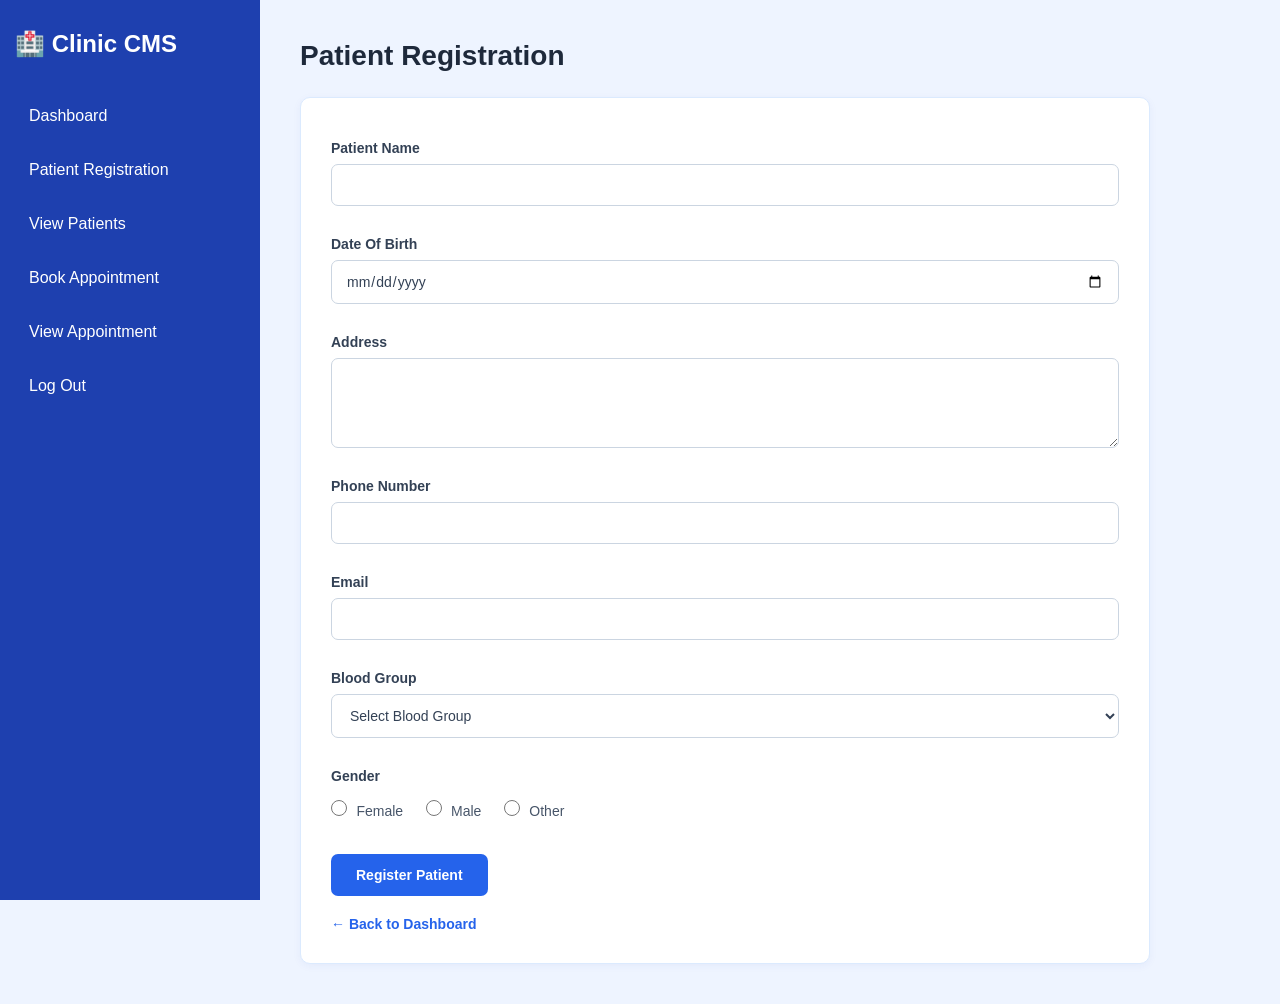
<file: Receptionist/register.html>
<!DOCTYPE html>
<html lang="en">
<head>
    <meta charset="UTF-8">
    <meta name="viewport" content="width=device-width, initial-scale=1.0">
    <title>Patient Registration</title>
    <link rel="stylesheet" href="style.css">
</head>

<body>

    <div class="dashboard">

        <!-- Common Sidebar -->
        <iframe src="sidebar.html" class="sidebar-frame"></iframe>

        <!-- Main Content -->
        <main class="main">

            <h1>Patient Registration</h1>

            <form id="patientForm">

                <!-- Patient Name -->
                <label for="pname">Patient Name</label>
                <input type="text" name="p_name" id="pname" required>
                <br>

                <!-- Date of Birth -->
                <label for="dob">Date Of Birth</label>
                <input type="date" name="dob" id="dob" required>
                <br>

                <!-- Address -->
                <label for="address">Address</label>
                <textarea name="address" id="address" required></textarea>
                <br>

                <!-- Phone Number -->
                <label for="pno">Phone Number</label>
                <input type="tel" name="phone" id="pno"
                       pattern="[789][0-9]{9}"
                       maxlength="10"
                       title="Phone number must start with 7, 8, or 9 and contain exactly 10 digits"
                       required>
                <br>

                <!-- Email -->
                <label for="email">Email</label>
                <input type="email" name="email" id="email">
                <br>

                <!-- Blood Group -->
                <label for="bloodGroup">Blood Group</label>
                <select name="bloodGroup" id="bloodGroup" required>
                    <option value="">Select Blood Group</option>
                    <option value="A+">A+</option>
                    <option value="A-">A-</option>
                    <option value="B+">B+</option>
                    <option value="B-">B-</option>
                    <option value="O+">O+</option>
                    <option value="O-">O-</option>
                    <option value="AB+">AB+</option>
                    <option value="AB-">AB-</option>
                </select>
                <br>

                <!-- Gender -->
                <label>Gender</label>

                <input type="radio" id="f" name="gender" value="Female" required>
                <label for="f">Female</label>

                <input type="radio" id="m" name="gender" value="Male">
                <label for="m">Male</label>

                <input type="radio" id="o" name="gender" value="Other">
                <label for="o">Other</label>
                <br>

                <!-- Submit -->
                <button type="submit">Register Patient</button>

                <br>
                <a href="dashboard.html">← Back to Dashboard</a>

            </form>

        </main>

    </div>

    <script>

        let form = document.getElementById("patientForm");

        let dobInput = document.getElementById("dob");

        // Prevent selecting a future date
        let today = new Date();

        let year = today.getFullYear();
        let month = String(today.getMonth() + 1).padStart(2, "0");
        let day = String(today.getDate()).padStart(2, "0");

        let todayDate = year + "-" + month + "-" + day;

        dobInput.max = todayDate;


        form.addEventListener("submit", function(event) {

            event.preventDefault();

            // Get form values
            let name = document.getElementById("pname").value.trim();
            let dob = document.getElementById("dob").value;
            let address = document.getElementById("address").value.trim();
            let ph = document.getElementById("pno").value.trim();
            let email = document.getElementById("email").value.trim();
            let bloodGroup = document.getElementById("bloodGroup").value;

            // 1. Name validation
            // Only letters, spaces, hyphens and apostrophes allowed
            let namePattern = /^[A-Za-z\s'-]+$/;
            let letterCount = name.replace(/[^A-Za-z]/g, "").length;

            if (!namePattern.test(name) || letterCount < 3) {
                alert("Name must contain at least 3 letters and should not contain numbers.");
                return;
            }

            // 2. DOB validation
            if (dob > todayDate) {
                alert("Date of birth cannot be a future date.");
                return;
            }

            // 3. Address validation
            if (address.length < 10) {
                alert("Address must contain at least 10 characters.");
                return;
            }

            // 4. Phone validation
            let phonePattern = /^[789]\d{9}$/;

            if (!phonePattern.test(ph)) {
                alert("Phone number must start with 7, 8, or 9 and contain exactly 10 digits.");
                return;
            }

            // Get selected gender
            let genderInput = document.querySelector('input[name="gender"]:checked');

            if (!genderInput) {
                alert("Please select gender.");
                return;
            }

            let gender = genderInput.value;

            // Get existing patients from LocalStorage
            let patients = JSON.parse(localStorage.getItem("patients")) || [];

            // Generate next MMR safely
            let highestMMR = 1000;

            patients.forEach(function(patient) {

                if (patient.MMR) {

                    let number = parseInt(
                        String(patient.MMR).replace("MMR", ""),
                        10
                    );

                    if (!isNaN(number) && number > highestMMR) {
                        highestMMR = number;
                    }
                }

            });

            // Create new MMR
            let mmr = "MMR" + (highestMMR + 1);

            // Create patient object
            let patient = {
                MMR: mmr,
                name: name,
                dob: dob,
                address: address,
                phone: ph,
                email: email,
                bloodGroup: bloodGroup,
                gender: gender
            };

            // Add patient to array
            patients.push(patient);

            // Save patients in LocalStorage
            localStorage.setItem("patients", JSON.stringify(patients));

            // Success message
            alert("Patient registered successfully!\nMMR Number: " + mmr);

            // Clear form
            form.reset();

        });

    </script>

</body>
</html>
</file>
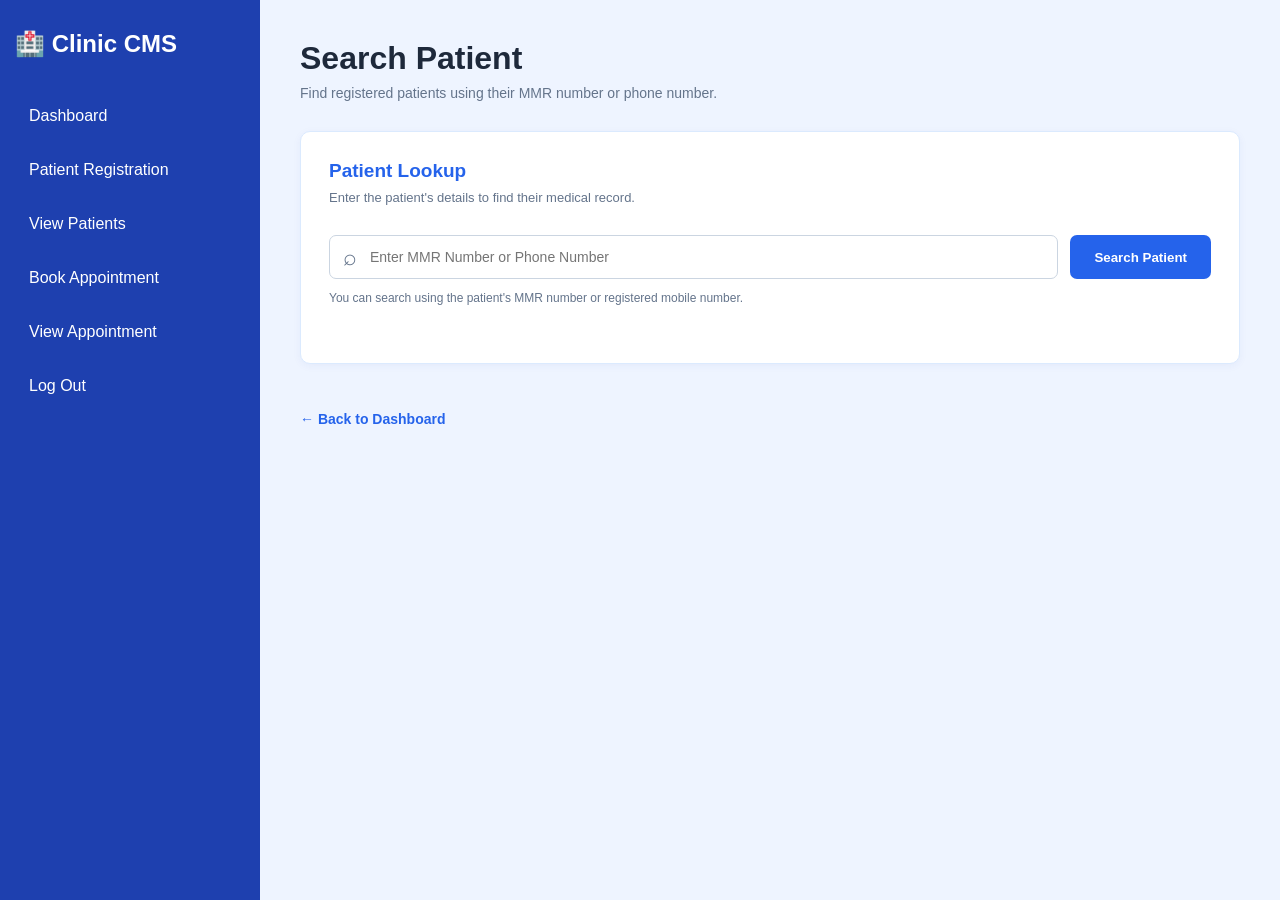
<file: Receptionist/search.html>
<!-- 
<!DOCTYPE html>
<html lang="en">
<head>
    <meta charset="UTF-8">
    <meta name="viewport" content="width=device-width, initial-scale=1.0">
    <title>Search Patient</title>
</head>
<body>

    <h1>Search Patient</h1>

    <input type="text" id="search" placeholder="Enter MMR Number or Phone Number">
    <button onclick="searchPatient()">Search</button>

    <div id="result"></div>

    <a href="index.html">← Back to Dashboard</a>

    <script>
        let patients = JSON.parse(localStorage.getItem("patients")) || [];

        function searchPatient() {
            let value = document.getElementById("search").value.trim();

            let result = patients.filter(function(p) {
                return String(p.MMR).toLowerCase() === value.toLowerCase()
                    || String(p.phone) === value;
            });

            let output = document.getElementById("result");

            if (result.length > 0) {
                output.innerHTML = result.map(function(patient) {
                    return `
                        <div>
                            <h3>Patient Found!</h3>
                            <p>MMR: ${patient.MMR}</p>
                            <p>Name: ${patient.name}</p>
                            <p>DOB: ${patient.dob}</p>
                            <p>Address: ${patient.address}</p>
                            <p>Phone: ${patient.phone}</p>
                            <p>Gender: ${patient.gender}</p>

                            <button onclick="bookAppointment('${patient.MMR}')">
                                Book Appointment
                            </button>
                        </div>
                    `;
                }).join("");
            } 
            else {
                output.innerHTML = `
                    <h3>Patient Not Found</h3>
                    <button onclick="registerPatient()">Register New Patient</button>
                `;
            }
        }

        function registerPatient() {
            window.location.href = "register.html";
        }

        function bookAppointment(mmr) {
            localStorage.setItem("selectedPatientMMR", mmr);
            window.location.href = "appointment_new.html";

        }
    </script>

</body>
</html> -->






<!DOCTYPE html>
<html lang="en">

<head>
    <meta charset="UTF-8">
    <meta name="viewport" content="width=device-width, initial-scale=1.0">

    <title>Search Patient</title>

    <link rel="stylesheet" href="style.css">
</head>

<body>

    <div class="dashboard">

        <!-- COMMON SIDEBAR -->
        <iframe src="sidebar.html" class="sidebar-frame"></iframe>

        <!-- MAIN CONTENT -->
        <main class="main">

            <div class="search-page-header">
                <h1>Search Patient</h1>
                <p>Find registered patients using their MMR number or phone number.</p>
            </div>


            <!-- SEARCH CARD -->
            <div class="search-patient-card">

                <div class="search-card-heading">
                    <h2>Patient Lookup</h2>
                    <p>Enter the patient's details to find their medical record.</p>
                </div>


                <div class="patient-lookup">

                    <div class="lookup-input">

                        <span class="lookup-icon">⌕</span>

                        <input
                            type="text"
                            id="search"
                            placeholder="Enter MMR Number or Phone Number"
                        >

                    </div>

                    <button class="patient-search-btn" onclick="searchPatient()">
                        Search Patient
                    </button>

                </div>

                <p class="search-hint">
                    You can search using the patient's MMR number or registered mobile number.
                </p>

            </div>


            <!-- SEARCH RESULTS -->
            <div id="result"></div>


            <!-- BACK LINK -->
            <a href="dashboard.html" class="back-link">
                ← Back to Dashboard
            </a>

        </main>

    </div>


    <script>

        function searchPatient() {

            let value = document.getElementById("search").value.trim();

            let output = document.getElementById("result");


            // Check empty input
            if (value === "") {

                output.innerHTML = `
                    <div class="search-message warning-message">
                        <h3>Please enter MMR number or phone number.</h3>
                    </div>
                `;

                return;

            }


            // Get latest patient data from LocalStorage
            let patients = JSON.parse(localStorage.getItem("patients")) || [];


            // Search by MMR or phone
            let result = patients.filter(function(p) {

                return String(p.MMR || "").toLowerCase() === value.toLowerCase()
                    || String(p.phone || "").trim() === value;

            });


            if (result.length > 0) {

                output.innerHTML = result.map(function(patient) {

                    return `

                        <div class="patient-result-card">

                            <div class="patient-result-header">

                                <div>
                                    <h2>Patient Found!</h2>
                                    <p>Patient information is available.</p>
                                </div>

                                <span class="found-badge">Found</span>

                            </div>


                            <div class="patient-info-grid">

                                <div class="patient-info-item">
                                    <span>MMR Number</span>
                                    <strong>${escapeHTML(patient.MMR)}</strong>
                                </div>

                                <div class="patient-info-item">
                                    <span>Patient Name</span>
                                    <strong>${escapeHTML(patient.name)}</strong>
                                </div>

                                <div class="patient-info-item">
                                    <span>Date of Birth</span>
                                    <strong>${escapeHTML(patient.dob)}</strong>
                                </div>

                                <div class="patient-info-item">
                                    <span>Phone Number</span>
                                    <strong>${escapeHTML(patient.phone)}</strong>
                                </div>

                                <div class="patient-info-item">
                                    <span>Email</span>
                                    <strong>${escapeHTML(patient.email)}</strong>
                                </div>

                                <div class="patient-info-item">
                                    <span>Blood Group</span>
                                    <strong>${escapeHTML(patient.bloodGroup)}</strong>
                                </div>

                                <div class="patient-info-item">
                                    <span>Gender</span>
                                    <strong>${escapeHTML(patient.gender)}</strong>
                                </div>

                                <div class="patient-info-item full-width">
                                    <span>Address</span>
                                    <strong>${escapeHTML(patient.address)}</strong>
                                </div>

                            </div>


                            <button class="book-btn" data-mmr="${escapeHTML(patient.MMR)}">

                                <span>＋</span> Book Appointment

                            </button>

                        </div>

                    `;

                }).join("");


                // Book Appointment buttons
                document.querySelectorAll(".book-btn").forEach(function(button) {

                    button.addEventListener("click", function() {

                        bookAppointment(button.dataset.mmr);

                    });

                });

            } else {

                output.innerHTML = `

                    <div class="patient-not-found">

                        <div class="not-found-icon">!</div>

                        <h2>Patient Not Found</h2>

                        <p>No patient found with this MMR number or phone number.</p>

                        <button class="register-btn" onclick="registerPatient()">
                            + Register New Patient
                        </button>

                    </div>

                `;

            }

        }


        // Prevent HTML injection
        function escapeHTML(value) {

            return String(value ?? "").replace(/[&<>"']/g, function(char) {

                return {

                    "&": "&amp;",
                    "<": "&lt;",
                    ">": "&gt;",
                    '"': "&quot;",
                    "'": "&#39;"

                }[char];

            });

        }


        // Go to Registration page
        function registerPatient() {

            window.location.href = "register.html";

        }


        // Go to Appointment page
        function bookAppointment(mmr) {

            localStorage.setItem("selectedPatientMMR", mmr);

            window.location.href = "appointment_new.html";

        }


        // Search when Enter key is pressed
        document.getElementById("search").addEventListener("keydown", function(event) {

            if (event.key === "Enter") {

                searchPatient();

            }

        });

    </script>

</body>

</html>
</file>
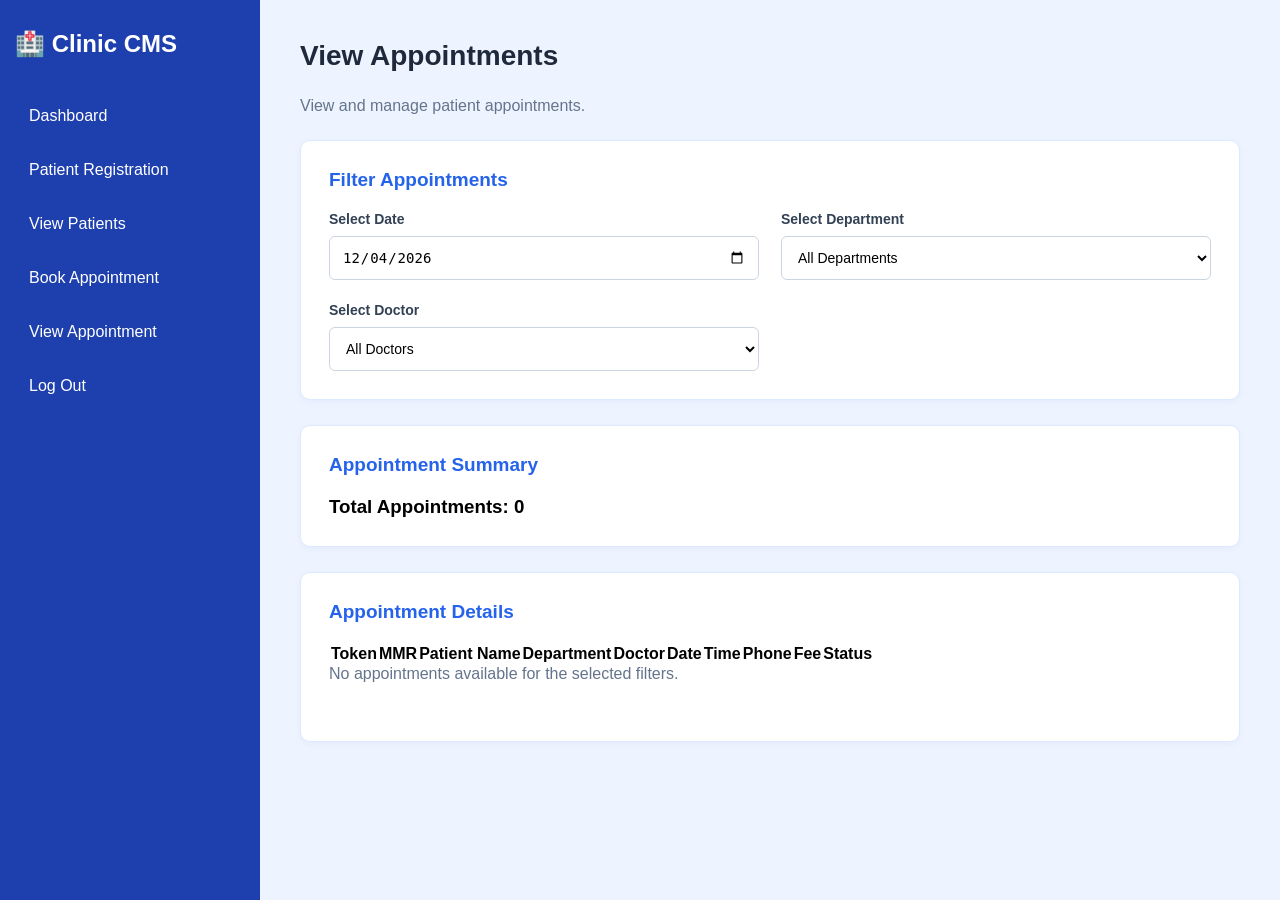
<file: Receptionist/view_appointment.html>
<!DOCTYPE html>
<html lang="en">

<head>
    <meta charset="UTF-8">
    <meta name="viewport" content="width=device-width, initial-scale=1.0">

    <title>View Appointments</title>

    <link rel="stylesheet" href="style.css">
</head>

<body>

    <div class="dashboard">

        <!-- SIDEBAR -->
        <iframe src="sidebar.html" class="sidebar-frame"></iframe>

        <!-- MAIN CONTENT -->
        <main class="main">

            <h1>View Appointments</h1>

            <p>View and manage patient appointments.</p>


            <!-- FILTER SECTION -->
            <div class="appointment-card">

                <h2>Filter Appointments</h2>

                <div class="form-grid">

                    <!-- DATE -->
                    <div class="form-group">

                        <label for="appointmentDate">
                            Select Date
                        </label>

                        <input type="date" id="appointmentDate">

                    </div>


                    <!-- DEPARTMENT -->
                    <div class="form-group">

                        <label for="department">
                            Select Department
                        </label>

                        <select id="department">

                            <option value="">All Departments</option>

                        </select>

                    </div>


                    <!-- DOCTOR -->
                    <div class="form-group">

                        <label for="doctor">
                            Select Doctor
                        </label>

                        <select id="doctor">

                            <option value="">All Doctors</option>

                        </select>

                    </div>

                </div>

            </div>


            <!-- APPOINTMENT SUMMARY -->
            <div class="appointment-card">

                <h2>Appointment Summary</h2>

                <h3 id="totalAppointments">
                    Total Appointments: 0
                </h3>

            </div>


            <!-- APPOINTMENT TABLE -->
            <div class="appointment-card">

                <h2>Appointment Details</h2>

                <div class="table-container">

                    <table class="appointment-table">

                        <thead>

                            <tr>
                                <th>Token</th>
                                <th>MMR</th>
                                <th>Patient Name</th>
                                <th>Department</th>
                                <th>Doctor</th>
                                <th>Date</th>
                                <th>Time</th>
                                <th>Phone</th>
                                <th>Fee</th>
                                <th>Status</th>
                            </tr>

                        </thead>

                        <tbody id="appointmentList">

                        </tbody>

                    </table>

                </div>

                <p id="noAppointments" class="no-appointments"></p>

            </div>

        </main>

    </div>


    <script>

        // ---------------- LOCAL STORAGE ----------------

        const BOOKINGS_KEY = "quad_clinic_bookings_strict_v7";

        const STAFF_KEY = "quad_clinic_staff_strict_v7";


        // Get appointments from Local Storage
        let appointments = JSON.parse(
            localStorage.getItem(BOOKINGS_KEY)
        ) || [];


        // Get staff data from Admin
        let staffList = JSON.parse(
            localStorage.getItem(STAFF_KEY)
        ) || [];


        // Get doctors
        let doctors = staffList.filter(function(staff) {

            return staff.role === "Doctor";

        });


        // ---------------- HTML ELEMENTS ----------------

        let dateInput = document.getElementById("appointmentDate");

        let departmentSelect = document.getElementById("department");

        let doctorSelect = document.getElementById("doctor");

        let appointmentList = document.getElementById("appointmentList");

        let totalAppointments = document.getElementById("totalAppointments");

        let noAppointments = document.getElementById("noAppointments");


        // ---------------- DATE FORMAT ----------------

        function formatDate(date) {

            let year = date.getFullYear();

            let month = String(date.getMonth() + 1).padStart(2, "0");

            let day = String(date.getDate()).padStart(2, "0");

            return year + "-" + month + "-" + day;

        }


        // Initially select today's date
        let today = new Date();

        dateInput.value = formatDate(today);


        // ---------------- DEPARTMENT DROPDOWN ----------------

        let departments = [...new Set(doctors.map(function(doctor) {

            return doctor.dept;

        }).filter(Boolean))];


        departments.forEach(function(department) {

            departmentSelect.innerHTML += `
                <option value="${department}">
                    ${department}
                </option>
            `;

        });


        // ---------------- DOCTOR DROPDOWN ----------------

        function loadDoctors() {

            let selectedDepartment = departmentSelect.value;

            doctorSelect.innerHTML = `
                <option value="">All Doctors</option>
            `;


            let filteredDoctors = doctors.filter(function(doctor) {

                return selectedDepartment === "" ||
                    doctor.dept === selectedDepartment;

            });


            filteredDoctors.forEach(function(doctor) {

                doctorSelect.innerHTML += `
                    <option value="${doctor.name}">
                        ${doctor.name}
                    </option>
                `;

            });

        }


        // ---------------- DISPLAY APPOINTMENTS ----------------

        function displayAppointments() {

            // Get selected filters
            let selectedDate = dateInput.value;

            let selectedDepartment = departmentSelect.value;

            let selectedDoctor = doctorSelect.value;


            // Filter appointments
            let filteredAppointments = appointments.filter(function(appointment) {

                let dateMatch =
                    appointment.date === selectedDate;

                let departmentMatch =
                    selectedDepartment === "" ||
                    appointment.dept === selectedDepartment;

                let doctorMatch =
                    selectedDoctor === "" ||
                    appointment.doctor === selectedDoctor;

                return dateMatch && departmentMatch && doctorMatch;

            });


            // Sort appointments by time
            filteredAppointments.sort(function(a, b) {

                return convertTime(a.slot) - convertTime(b.slot);

            });


            // Clear previous table data
            appointmentList.innerHTML = "";


            // Update total
            totalAppointments.innerHTML =
                "Total Appointments: " + filteredAppointments.length;


            // No appointments found
            if (filteredAppointments.length === 0) {

                noAppointments.innerHTML =
                    "No appointments available for the selected filters.";

                return;

            }


            noAppointments.innerHTML = "";


            // Display appointments
            filteredAppointments.forEach(function(appointment) {

                appointmentList.innerHTML += `

                    <tr>

                        <td>${appointment.token ?? "-"}</td>

                        <td>${appointment.mmr || "-"}</td>

                        <td>${appointment.patientName || "-"}</td>

                        <td>${appointment.dept || "-"}</td>

                        <td>${appointment.doctor || "-"}</td>

                        <td>${appointment.date || "-"}</td>

                        <td>${appointment.slot || "-"}</td>

                        <td>${appointment.patientPhone || "-"}</td>

                        <td>${appointment.fee || "-"}</td>

                        <td>${appointment.status || "-"}</td>

                    </tr>

                `;

            });

        }


        // ---------------- CONVERT TIME ----------------

        function convertTime(time) {

            if (!time) {
                return 0;
            }

            let parts = time.match(/(\d+):(\d+)\s*(AM|PM)/i);

            if (!parts) {
                return 0;
            }

            let hours = Number(parts[1]);

            let minutes = Number(parts[2]);

            let period = parts[3].toUpperCase();

            if (period === "PM" && hours !== 12) {
                hours += 12;
            }

            if (period === "AM" && hours === 12) {
                hours = 0;
            }

            return hours * 60 + minutes;

        }


        // ---------------- FILTER EVENTS ----------------

        dateInput.addEventListener("change", function() {

            displayAppointments();

        });


        departmentSelect.addEventListener("change", function() {

            loadDoctors();

            displayAppointments();

        });


        doctorSelect.addEventListener("change", function() {

            displayAppointments();

        });


        // ---------------- INITIAL DISPLAY ----------------

        loadDoctors();

        displayAppointments();

    </script>

</body>

</html>
</file>
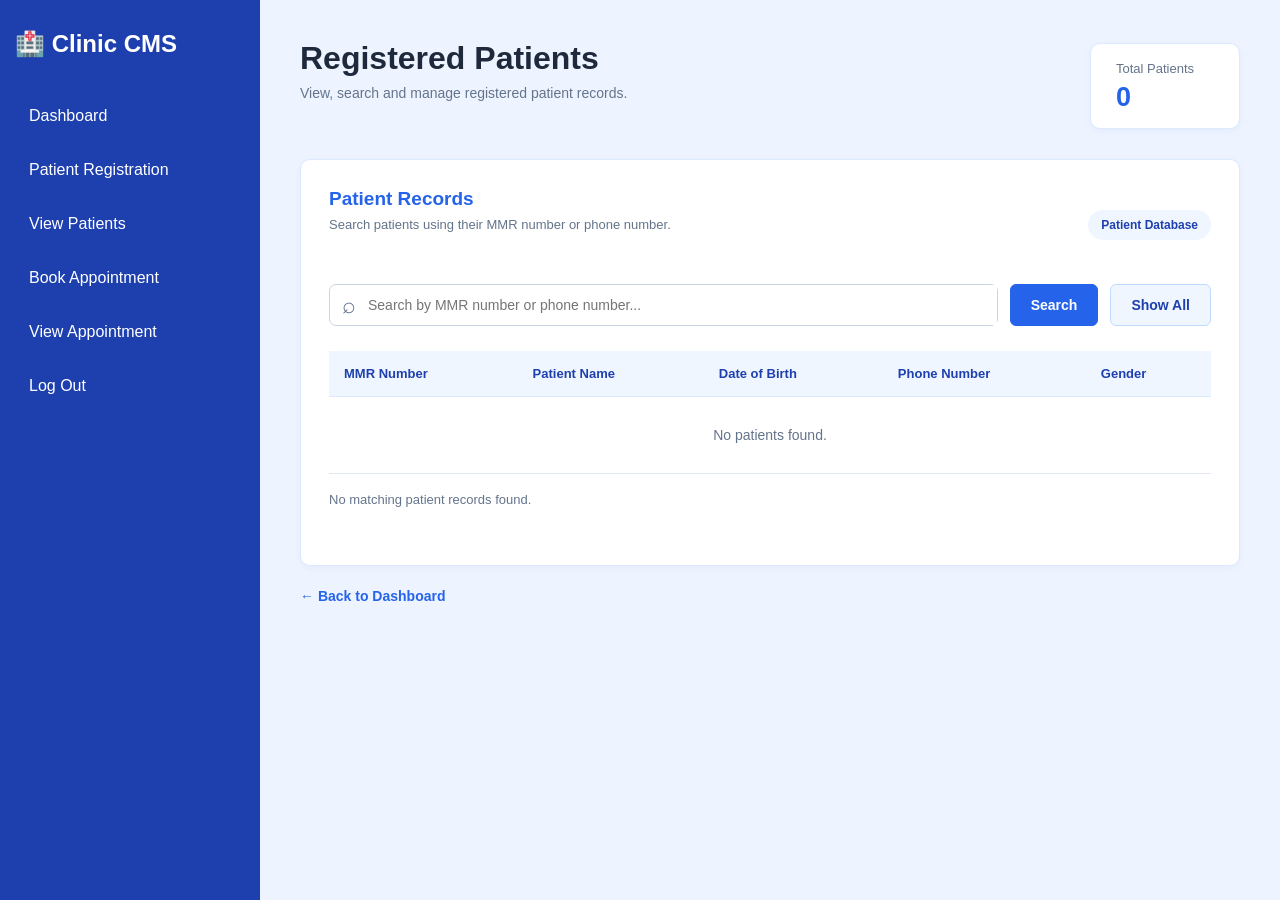
<file: Receptionist/view_patients.html>
<!DOCTYPE html>
<html lang="en">

<head>
    <meta charset="UTF-8">
    <meta name="viewport" content="width=device-width, initial-scale=1.0">

    <title>Registered Patients</title>

    <link rel="stylesheet" href="style.css">
</head>

<body>

    <div class="dashboard">

        <!-- COMMON SIDEBAR -->
        <iframe src="sidebar.html" class="sidebar-frame"></iframe>

        <!-- MAIN CONTENT -->
        <main class="main">

            <div class="patients-header">

                <div>
                    <h1>Registered Patients</h1>
                    <p>View, search and manage registered patient records.</p>
                </div>

                <div class="patient-count">
                    <span>Total Patients</span>
                    <h2 id="totalPatients">0</h2>
                </div>

            </div>


            <!-- PATIENT SEARCH CARD -->
            <div class="patients-card">

                <div class="patients-card-heading">
                    <div>
                        <h2>Patient Records</h2>
                        <p>Search patients using their MMR number or phone number.</p>
                    </div>

                    <span class="record-label">Patient Database</span>
                </div>


                <!-- SEARCH SECTION -->
                <div class="patient-search">

                    <div class="search-input-wrapper">

                        <span class="search-icon">⌕</span>

                        <input
                            type="text"
                            id="search"
                            placeholder="Search by MMR number or phone number..."
                        >

                    </div>

                    <button class="search-btn" onclick="searchPatient()">
                        Search
                    </button>

                    <button class="show-all-btn" onclick="displayAllPatients()">
                        Show All
                    </button>

                </div>


                <!-- TABLE -->
                <div class="table-container">

                    <table class="patients-table">

                        <thead>
                            <tr>
                                <th>MMR Number</th>
                                <th>Patient Name</th>
                                <th>Date of Birth</th>
                                <th>Phone Number</th>
                                <th>Gender</th>
                            </tr>
                        </thead>

                        <tbody id="patientList">

                        </tbody>

                    </table>

                </div>


                <!-- RESULT MESSAGE -->
                <p id="resultMessage" class="result-message"></p>

            </div>


            <a href="dashboard.html" class="back-link">
                ← Back to Dashboard
            </a>

        </main>

    </div>


    <script>

        // GET PATIENTS FROM LOCAL STORAGE

        let patients = JSON.parse(localStorage.getItem("patients")) || [];

        let list = document.getElementById("patientList");

        let totalPatients = document.getElementById("totalPatients");

        let resultMessage = document.getElementById("resultMessage");


        // UPDATE TOTAL PATIENT COUNT

        totalPatients.innerHTML = patients.length;


        // DISPLAY PATIENTS

        function displayPatients(data = patients) {

            list.innerHTML = "";

            totalPatients.innerHTML = data.length;

            resultMessage.innerHTML = "";

            if (data.length === 0) {

                list.innerHTML = `
                    <tr>
                        <td colspan="5" class="empty-row">
                            No patients found.
                        </td>
                    </tr>
                `;

                resultMessage.innerHTML = "No matching patient records found.";

                return;
            }


            data.forEach(function(patient) {

                list.innerHTML += `

                    <tr>

                        <td>
                            <span class="mmr-badge">
                                ${patient.MMR || "N/A"}
                            </span>
                        </td>

                        <td class="patient-name">
                            ${patient.name || "N/A"}
                        </td>

                        <td>${patient.dob || "N/A"}</td>

                        <td>${patient.phone || "N/A"}</td>

                        <td>
                            <span class="gender-badge">
                                ${patient.gender || "N/A"}
                            </span>
                        </td>

                    </tr>

                `;

            });

            resultMessage.innerHTML =
                "Showing " + data.length + " patient record(s).";

        }


        // SEARCH BY MMR OR PHONE NUMBER

        function searchPatient() {

            let value = document.getElementById("search")
                .value.trim().toLowerCase();

            if (value === "") {

                alert("Please enter MMR number or phone number.");

                return;

            }


            let result = patients.filter(function(patient) {

                let mmr = String(patient.MMR || "").toLowerCase();

                let phone = String(patient.phone || "");

                return mmr.includes(value) || phone.includes(value);

            });


            displayPatients(result);

        }


        // SHOW ALL PATIENTS

        function displayAllPatients() {

            document.getElementById("search").value = "";

            displayPatients(patients);

        }


        // SEARCH WHEN ENTER KEY IS PRESSED

        document.getElementById("search").addEventListener("keydown", function(event) {

            if (event.key === "Enter") {

                searchPatient();

            }

        });


        // INITIAL DISPLAY

        displayPatients();

    </script>

</body>

</html>
</file>
<file: Receptionist/style.css>
/* Reset */
* {
    margin: 0;
    padding: 0;
    box-sizing: border-box;
}

body {
    font-family: Arial, sans-serif;
    background-color: #eef4ff;
}

.dashboard {
    display: flex;
    min-height: 100vh;
    width: 100%;
}

/* Sidebar iframe */
.sidebar-frame {
    width: 260px;
    height: 100vh;
    border: none;
    display: block;
    flex-shrink: 0;
}

/* Sidebar page itself */
.sidebar-page {
    margin: 0;
    padding: 0;
    width: 100%;
    min-height: 100vh;
    background-color: #1e40af;
}

/* Sidebar */
.sidebar {
    width: 100%;
    min-height: 100vh;
    background-color: #1e40af;
    color: white;
    padding: 30px 15px;
}

.sidebar h2 {
    margin-bottom: 35px;
}

.sidebar nav a {
    display: block;
    text-decoration: none;
    color: white;
    padding: 14px;
    margin-bottom: 8px;
    border-radius: 6px;
}

.sidebar nav a:hover {
    background-color: #1e3a8a;
}

/* Main content */
.main {
    flex: 1;
    min-width: 0;
    padding: 40px;
}

.main h1 {
    color: #1e293b;
    margin-bottom: 10px;
}

.main p {
    color: #64748b;
    margin-bottom: 30px;
}

/* Cards */
.cards {
    display: grid;
    grid-template-columns: repeat(2, 1fr);
    gap: 20px;
}

.card {
    background-color: white;
    padding: 25px;
    border-radius: 10px;
    border: 1px solid #dbeafe;
    box-shadow: 0 2px 8px rgba(30, 64, 175, 0.05);
}

.card h3 {
    color: #2563eb;
    margin-bottom: 10px;
}

.card p {
    margin-bottom: 20px;
}

.card button {
    background-color: #2563eb;
    color: white;
    border: none;
    padding: 10px 16px;
    border-radius: 5px;
    cursor: pointer;
}

.card button:hover {
    background-color: #1d4ed8;
}

/* Mobile */
@media (max-width: 600px) {
    .dashboard {
        flex-direction: column;
    }

    .sidebar-frame {
        width: 100%;
        height: 320px;
    }

    .sidebar {
        min-height: 320px;
    }

    .main {
        padding: 20px;
    }

    .cards {
        grid-template-columns: 1fr;
    }
}





/* ================= APPOINTMENT PAGE ================= */

/* Page heading */
.main h1 {
    color: #1e293b;
    margin-bottom: 10px;
}

.main > p {
    color: #64748b;
    margin-bottom: 25px;
}

/* Appointment cards */
.appointment-card {
    background-color: white;
    padding: 28px;
    border-radius: 10px;
    border: 1px solid #dbeafe;
    box-shadow: 0 2px 8px rgba(30, 64, 175, 0.05);
    margin-bottom: 25px;
}

.appointment-card h2 {
    color: #2563eb;
    font-size: 19px;
    margin-bottom: 20px;
}

/* Patient details */
.patient-details {
    background-color: #eff6ff;
    border-radius: 8px;
    padding: 18px;
    line-height: 2;
    color: #334155;
}

.patient-details h3 {
    color: #1e40af;
    margin-bottom: 10px;
}

.patient-details p {
    margin-bottom: 5px;
    color: #475569;
}

/* Form layout */
.form-grid {
    display: grid;
    grid-template-columns: repeat(2, minmax(0, 1fr));
    gap: 22px;
}

.form-group {
    display: flex;
    flex-direction: column;
    gap: 9px;
}

.form-group label {
    font-size: 14px;
    font-weight: bold;
    color: #334155;
}

.form-group select,
.form-group input {
    width: 100%;
    padding: 12px;
    border: 1px solid #cbd5e1;
    border-radius: 6px;
    font-size: 14px;
    background-color: white;
    outline: none;
}

.form-group select:focus,
.form-group input:focus {
    border-color: #2563eb;
}

/* Doctor consultation fee */
.doctor-fee {
    color: #2563eb;
    font-weight: bold;
    font-size: 14px;
    margin: 5px 0 0;
}

/* Time slots */
.slot-section {
    margin-top: 30px;
}

.slot-section h2 {
    margin-bottom: 15px;
}

.time-slots {
    display: flex;
    flex-wrap: wrap;
    gap: 12px;
}

.time-slots button {
    padding: 11px 20px;
    background-color: #eff6ff;
    color: #2563eb;
    border: 1px solid #93c5fd;
    border-radius: 6px;
    cursor: pointer;
    font-size: 14px;
    transition: 0.2s;
}

.time-slots button:hover {
    background-color: #2563eb;
    color: white;
}

/* Selected slot */
.selected-slot {
    color: #1e40af;
    font-weight: bold;
    margin-top: 18px;
}

/* Confirm appointment */
.confirm-btn {
    margin-top: 25px;
    padding: 13px 25px;
    background-color: #2563eb;
    color: white;
    border: none;
    border-radius: 6px;
    font-size: 15px;
    font-weight: bold;
    cursor: pointer;
}

.confirm-btn:hover:not(:disabled) {
    background-color: #1d4ed8;
}

.confirm-btn:disabled {
    background-color: #94a3b8;
    cursor: not-allowed;
}

/* Confirmation */
#confirmation {
    margin-top: 20px;
    background-color: white;
    padding: 25px;
    border-radius: 10px;
    border: 1px solid #bfdbfe;
    border-left: 5px solid #2563eb;
    line-height: 2;
}

#confirmation h2 {
    color: #2563eb;
    margin-bottom: 12px;
}

/* Mobile responsive */
@media (max-width: 600px) {

    .form-grid {
        grid-template-columns: 1fr;
    }

    .appointment-card {
        padding: 18px;
    }

    .main {
        padding: 20px;
    }

    .time-slots button {
        flex: 1 1 40%;
    }
}




/* ================= REGISTERED PATIENTS PAGE ================= */

.patients-header {
    display: flex;
    justify-content: space-between;
    align-items: center;
    gap: 20px;
    margin-bottom: 28px;
}

.patients-header h1 {
    color: #1e293b;
    margin-bottom: 8px;
}

.patients-header p {
    color: #64748b;
    font-size: 14px;
}

.patient-count {
    background: white;
    border: 1px solid #dbeafe;
    border-radius: 10px;
    padding: 15px 25px;
    min-width: 150px;
    box-shadow: 0 2px 8px rgba(30, 64, 175, 0.05);
}

.patient-count span {
    color: #64748b;
    font-size: 13px;
}

.patient-count h2 {
    color: #2563eb;
    font-size: 27px;
    margin-top: 5px;
}

.patients-card {
    background: white;
    padding: 28px;
    border: 1px solid #dbeafe;
    border-radius: 10px;
    box-shadow: 0 2px 8px rgba(30, 64, 175, 0.05);
}

.patients-card-heading {
    display: flex;
    justify-content: space-between;
    align-items: center;
    gap: 15px;
    margin-bottom: 22px;
}

.patients-card-heading h2 {
    color: #2563eb;
    font-size: 19px;
    margin-bottom: 7px;
}

.patients-card-heading p {
    color: #64748b;
    font-size: 13px;
}

.record-label {
    background: #eff6ff;
    color: #1e40af;
    padding: 8px 13px;
    border-radius: 20px;
    font-size: 12px;
    font-weight: bold;
    white-space: nowrap;
}


/* SEARCH SECTION */

.patient-search {
    display: flex;
    align-items: center;
    gap: 12px;
    margin-bottom: 25px;
}

.search-input-wrapper {
    flex: 1;
    display: flex;
    align-items: center;
    border: 1px solid #cbd5e1;
    border-radius: 7px;
    padding-left: 12px;
    background: white;
}

.search-icon {
    color: #64748b;
    font-size: 23px;
}

.search-input-wrapper input {
    width: 100%;
    padding: 12px;
    border: none;
    outline: none;
    font-size: 14px;
}

.search-btn,
.show-all-btn {
    padding: 12px 20px;
    border-radius: 6px;
    cursor: pointer;
    font-size: 14px;
    font-weight: bold;
    transition: 0.2s;
}

.search-btn {
    background: #2563eb;
    color: white;
    border: 1px solid #2563eb;
}

.search-btn:hover {
    background: #1d4ed8;
}

.show-all-btn {
    background: #eff6ff;
    color: #1e40af;
    border: 1px solid #bfdbfe;
}

.show-all-btn:hover {
    background: #dbeafe;
}


/* PATIENT TABLE */

.table-container {
    width: 100%;
    overflow-x: auto;
}

.patients-table {
    width: 100%;
    border-collapse: collapse;
    min-width: 650px;
}

.patients-table thead {
    background: #eff6ff;
}

.patients-table th {
    padding: 15px;
    text-align: left;
    color: #1e40af;
    font-size: 13px;
    font-weight: bold;
    border-bottom: 1px solid #dbeafe;
}

.patients-table td {
    padding: 15px;
    font-size: 14px;
    color: #475569;
    border-bottom: 1px solid #e2e8f0;
}

.patients-table tbody tr:hover {
    background: #f8fbff;
}

.patient-name {
    color: #1e293b !important;
    font-weight: bold;
}

.mmr-badge {
    background: #eff6ff;
    color: #2563eb;
    padding: 6px 10px;
    border-radius: 5px;
    font-weight: bold;
    font-size: 12px;
}

.gender-badge {
    background: #f1f5f9;
    color: #475569;
    padding: 5px 10px;
    border-radius: 5px;
    font-size: 12px;
}

.empty-row {
    text-align: center;
    padding: 30px !important;
    color: #64748b !important;
}

.result-message {
    margin-top: 18px;
    color: #64748b;
    font-size: 13px;
}


/* BACK LINK */

.back-link {
    display: inline-block;
    margin-top: 22px;
    color: #2563eb;
    text-decoration: none;
    font-weight: bold;
    font-size: 14px;
}

.back-link:hover {
    text-decoration: underline;
}


/* RESPONSIVE DESIGN */

@media (max-width: 768px) {

    .patients-header {
        align-items: flex-start;
        flex-direction: column;
    }

    .patients-card {
        padding: 18px;
    }

    .patients-card-heading {
        align-items: flex-start;
        flex-direction: column;
    }

    .patient-search {
        flex-wrap: wrap;
    }

    .search-input-wrapper {
        flex-basis: 100%;
    }

}

@media (max-width: 480px) {

    .patient-search button {
        flex: 1;
    }

}




/* ================= SEARCH PATIENT PAGE ================= */

.search-page-header {
    margin-bottom: 28px;
}

.search-page-header h1 {
    color: #1e293b;
    margin-bottom: 8px;
}

.search-page-header p {
    color: #64748b;
    font-size: 14px;
}


/* SEARCH CARD */

.search-patient-card {
    background: white;
    padding: 28px;
    border: 1px solid #dbeafe;
    border-radius: 10px;
    box-shadow: 0 2px 8px rgba(30, 64, 175, 0.05);
    margin-bottom: 25px;
}

.search-card-heading h2 {
    color: #2563eb;
    font-size: 19px;
    margin-bottom: 8px;
}

.search-card-heading p {
    color: #64748b;
    font-size: 13px;
}


/* SEARCH INPUT */

.patient-lookup {
    display: flex;
    gap: 12px;
    margin-top: 22px;
}

.lookup-input {
    flex: 1;
    display: flex;
    align-items: center;
    border: 1px solid #cbd5e1;
    border-radius: 7px;
    padding-left: 13px;
}

.lookup-icon {
    color: #64748b;
    font-size: 23px;
}

.lookup-input input {
    width: 100%;
    border: none;
    outline: none;
    padding: 13px;
    font-size: 14px;
    background: transparent;
}

.lookup-input:focus-within {
    border-color: #2563eb;
}

.patient-search-btn {
    background: #2563eb;
    color: white;
    border: none;
    border-radius: 7px;
    padding: 12px 24px;
    font-weight: bold;
    cursor: pointer;
    transition: 0.2s;
}

.patient-search-btn:hover {
    background: #1d4ed8;
}

.search-hint {
    color: #94a3b8;
    font-size: 12px;
    margin-top: 12px;
}


/* PATIENT RESULT CARD */

.patient-result-card {
    background: white;
    padding: 28px;
    border-radius: 10px;
    border: 1px solid #dbeafe;
    box-shadow: 0 2px 8px rgba(30, 64, 175, 0.05);
    margin-bottom: 22px;
}

.patient-result-header {
    display: flex;
    justify-content: space-between;
    align-items: center;
    margin-bottom: 24px;
    padding-bottom: 18px;
    border-bottom: 1px solid #e2e8f0;
}

.patient-result-header h2 {
    color: #2563eb;
    font-size: 20px;
    margin-bottom: 6px;
}

.patient-result-header p {
    color: #64748b;
    font-size: 13px;
}

.found-badge {
    background: #dcfce7;
    color: #15803d;
    padding: 7px 14px;
    border-radius: 20px;
    font-size: 12px;
    font-weight: bold;
}


/* PATIENT INFORMATION */

.patient-info-grid {
    display: grid;
    grid-template-columns: repeat(2, minmax(0, 1fr));
    gap: 16px;
}

.patient-info-item {
    background: #f8fbff;
    border: 1px solid #e2e8f0;
    border-radius: 7px;
    padding: 15px;
    display: flex;
    flex-direction: column;
    gap: 7px;
    min-width: 0;
}

.patient-info-item span {
    color: #64748b;
    font-size: 12px;
}

.patient-info-item strong {
    color: #1e293b;
    font-size: 14px;
    overflow-wrap: anywhere;
}

.patient-info-item.full-width {
    grid-column: 1 / -1;
}


/* BOOK APPOINTMENT BUTTON */

.book-btn {
    margin-top: 24px;
    background: #2563eb;
    color: white;
    border: none;
    border-radius: 7px;
    padding: 13px 22px;
    font-size: 14px;
    font-weight: bold;
    cursor: pointer;
    transition: 0.2s;
}

.book-btn:hover {
    background: #1d4ed8;
}


/* PATIENT NOT FOUND */

.patient-not-found {
    background: white;
    border: 1px solid #dbeafe;
    border-radius: 10px;
    padding: 35px 25px;
    text-align: center;
    box-shadow: 0 2px 8px rgba(30, 64, 175, 0.05);
}

.not-found-icon {
    width: 45px;
    height: 45px;
    display: flex;
    justify-content: center;
    align-items: center;
    margin: 0 auto 15px;
    background: #fee2e2;
    color: #dc2626;
    border-radius: 50%;
    font-size: 24px;
    font-weight: bold;
}

.patient-not-found h2 {
    color: #1e293b;
    margin-bottom: 10px;
}

.patient-not-found p {
    color: #64748b;
    font-size: 14px;
    margin-bottom: 20px;
}

.register-btn {
    background: #2563eb;
    color: white;
    border: none;
    border-radius: 7px;
    padding: 12px 20px;
    font-weight: bold;
    cursor: pointer;
}

.register-btn:hover {
    background: #1d4ed8;
}


/* EMPTY INPUT MESSAGE */

.search-message {
    padding: 18px;
    border-radius: 8px;
    margin-bottom: 20px;
}

.warning-message {
    background: #fff7ed;
    border: 1px solid #fed7aa;
    color: #c2410c;
}


/* RESPONSIVE */

@media (max-width: 768px) {

    .patient-lookup {
        flex-direction: column;
    }

    .patient-search-btn {
        width: 100%;
    }

    .patient-result-card,
    .search-patient-card {
        padding: 20px;
    }

}

@media (max-width: 500px) {

    .patient-info-grid {
        grid-template-columns: 1fr;
    }

    .patient-info-item.full-width {
        grid-column: auto;
    }

}




/* ================= PATIENT REGISTRATION PAGE ================= */

/* Page Heading */

.main > h1 {
    color: #1e293b;
    font-size: 28px;
    margin-bottom: 25px;
}


/* Registration Form Card */

#patientForm {
    background: white;
    padding: 30px;
    max-width: 850px;
    border: 1px solid #dbeafe;
    border-radius: 10px;
    box-shadow: 0 2px 8px rgba(30, 64, 175, 0.05);
}


/* Form Labels */

#patientForm > label {
    display: block;
    color: #334155;
    font-size: 14px;
    font-weight: 600;
    margin-bottom: 8px;
    margin-top: 12px;
}


/* Input Fields */

#patientForm input:not([type="radio"]),
#patientForm textarea,
#patientForm select {
    display: block;
    width: 100%;
    padding: 12px 14px;
    border: 1px solid #cbd5e1;
    border-radius: 7px;
    background: #ffffff;
    color: #334155;
    font-size: 14px;
    font-family: Arial, sans-serif;
    outline: none;
    transition: border-color 0.2s, box-shadow 0.2s;
}


/* Focus Effect */

#patientForm input:focus,
#patientForm textarea:focus,
#patientForm select:focus {
    border-color: #2563eb;
    box-shadow: 0 0 0 3px rgba(37, 99, 235, 0.1);
}


/* Textarea */

#patientForm textarea {
    min-height: 90px;
    resize: vertical;
}


/* Gender Section */

#patientForm input[type="radio"] {
    accent-color: #2563eb;
    width: 16px;
    height: 16px;
    margin: 8px 5px 15px 0;
    vertical-align: middle;
    cursor: pointer;
}

#patientForm label[for="f"],
#patientForm label[for="m"],
#patientForm label[for="o"] {
    display: inline-block;
    color: #475569;
    font-weight: 400;
    margin: 8px 18px 15px 0;
    cursor: pointer;
}


/* Register Button */

#patientForm button[type="submit"] {
    display: inline-block;
    margin-top: 20px;
    padding: 13px 25px;
    background: #2563eb;
    color: white;
    border: none;
    border-radius: 7px;
    font-size: 14px;
    font-weight: bold;
    cursor: pointer;
    transition: background 0.2s;
}

#patientForm button[type="submit"]:hover {
    background: #1d4ed8;
}


/* Back to Dashboard */

#patientForm a {
    display: inline-block;
    margin-top: 20px;
    color: #2563eb;
    font-size: 14px;
    font-weight: bold;
    text-decoration: none;
}

#patientForm a:hover {
    text-decoration: underline;
}


/* Responsive Design */

@media (max-width: 768px) {

    #patientForm {
        padding: 20px;
    }

    .main > h1 {
        font-size: 24px;
    }

}

@media (max-width: 480px) {

    #patientForm {
        padding: 16px;
    }

    #patientForm button[type="submit"] {
        width: 100%;
    }

}
</file>
<file: admin.css>
* {
  box-sizing: border-box;
  margin: 0;
  padding: 0;
  font-family: Arial, Helvetica, sans-serif;
}

body {
  background-color: #f7f7f7;
  color: #222222;
}

/* Navbar */
.navbar {
  background-color: #0b3c5d;
  color: #ffffff;
  padding: 12px 24px;
  display: flex;
  justify-content: space-between;
  align-items: center;
}

.brand h2 {
  font-size: 18px;
  font-weight: normal;
}

.nav-right {
  display: flex;
  align-items: center;
  gap: 15px;
}

#navRoleLabel {
  font-size: 13px;
}

.btn-logout {
  background-color: #d9534f;
  color: #ffffff;
  border: 1px solid #c9302c;
  padding: 5px 12px;
  cursor: pointer;
  border-radius: 3px;
  font-size: 12px;
}

/* Page Containers */
.container {
  max-width: 1100px;
  margin: 25px auto;
  padding: 0 15px;
}

/* Login Panel */
.login-panel {
  background: #ffffff;
  max-width: 420px;
  margin: 50px auto;
  padding: 28px;
  border: 1px solid #cccccc;
  border-radius: 4px;
}

.login-panel h3 {
  margin-bottom: 5px;
  color: #0b3c5d;
}

.hint {
  font-size: 12px;
  color: #666666;
  margin-bottom: 18px;
}

.form-group {
  margin-bottom: 14px;
  display: flex;
  flex-direction: column;
}

.form-group label {
  font-size: 13px;
  margin-bottom: 4px;
  font-weight: bold;
}

.form-group input,
.form-group select {
  height: 34px;
  padding: 4px 8px;
  border: 1px solid #cccccc;
  border-radius: 3px;
  font-size: 13px;
  outline: none;
}

.form-group input:focus,
.form-group select:focus {
  border-color: #0b3c5d;
}

.field-hint {
  font-size: 11px;
  color: #777777;
  margin-top: 3px;
}

/* Password Input with Generate Button */
.password-input-group {
  display: flex;
  gap: 6px;
}

.password-input-group input {
  flex: 1;
}

.btn-generate {
  background-color: #f0ad4e;
  color: #ffffff;
  border: 1px solid #eea236;
  padding: 0 12px;
  font-size: 12px;
  font-weight: bold;
  border-radius: 3px;
  cursor: pointer;
  height: 34px;
}

.btn-generate:hover {
  background-color: #ec971f;
}

/* Radio Button Group */
.radio-inline-group {
  display: flex;
  gap: 16px;
  height: 34px;
  align-items: center;
}

.radio-inline-group label {
  font-size: 13px;
  font-weight: normal;
  display: flex;
  align-items: center;
  gap: 5px;
  cursor: pointer;
}

.btn-standard {
  background-color: #0b3c5d;
  color: #ffffff;
  border: 1px solid #082b42;
  padding: 7px 16px;
  cursor: pointer;
  border-radius: 3px;
  font-size: 13px;
}

.btn-standard.full {
  width: 100%;
}

.btn-cancel {
  background-color: #e0e0e0;
  color: #222222;
  border: 1px solid #cccccc;
  padding: 7px 16px;
  cursor: pointer;
  border-radius: 3px;
  font-size: 13px;
}

.btn-sm {
  background-color: #0b3c5d;
  color: #ffffff;
  border: none;
  padding: 5px 12px;
  cursor: pointer;
  border-radius: 3px;
  font-size: 12px;
}

.error-text {
  margin-top: 12px;
  padding: 10px 12px;
  background-color: #f2dede;
  border: 1px solid #ebccd1;
  color: #a94442;
  font-size: 12.5px;
  border-radius: 3px;
  line-height: 1.4;
}

.info-text {
  margin-top: 12px;
  padding: 8px;
  background-color: #d9edf7;
  border: 1px solid #bce8f1;
  color: #31708f;
  font-size: 12px;
  border-radius: 3px;
  line-height: 1.5;
}

/* Patient Booking Box */
.panel-box {
  background: #ffffff;
  padding: 30px;
  border: 1px solid #dddddd;
  border-radius: 4px;
}

.panel-title-row {
  display: flex;
  justify-content: space-between;
  align-items: center;
  margin-bottom: 20px;
}

.panel-title-row h1 {
  font-size: 26px;
  font-weight: bold;
}

.patient-info h3 {
  font-size: 15px;
  margin-bottom: 8px;
}

.patient-info p {
  font-size: 14px;
  line-height: 1.6;
}

.line-break {
  border: none;
  border-top: 1px solid #cccccc;
  margin: 18px 0;
}

.form-block {
  margin-bottom: 20px;
}

.form-block h2 {
  font-size: 17px;
  font-weight: bold;
  margin-bottom: 8px;
}

.input-normal {
  width: 100%;
  max-width: 220px;
  height: 32px;
  padding: 3px 6px;
  border: 1px solid #777777;
  border-radius: 2px;
  font-size: 13px;
  background: #ffffff;
}

.shift-section-title {
  font-size: 13px;
  font-weight: bold;
  color: #0b3c5d;
  margin: 10px 0 6px;
}

.slots-row {
  display: flex;
  flex-wrap: wrap;
  gap: 8px;
  margin-bottom: 10px;
}

.slot-btn {
  background-color: #ffffff;
  border: 1px solid #333333;
  padding: 6px 12px;
  font-size: 12.5px;
  cursor: pointer;
  border-radius: 3px;
  transition: all 0.1s ease;
}

.slot-btn:hover {
  background-color: #f0f0f0;
}

.slot-btn.active {
  background-color: #0b3c5d;
  color: #ffffff;
  border-color: #0b3c5d;
}

.slot-btn:disabled {
  background-color: #eeeeee;
  color: #888888;
  border-color: #cccccc;
  cursor: not-allowed;
  text-decoration: line-through;
}

.selected-label {
  font-size: 13.5px;
  margin-top: 6px;
  color: #111111;
}

.btn-normal {
  background-color: #e7e7e7;
  border: 1px solid #777777;
  padding: 6px 14px;
  font-size: 13.5px;
  cursor: pointer;
  border-radius: 3px;
}

.btn-normal:hover {
  background-color: #dcdcdc;
}

.history-block {
  margin-top: 35px;
  padding-top: 20px;
  border-top: 1px solid #cccccc;
}

.history-block h3 {
  font-size: 16px;
  margin-bottom: 12px;
}

/* Administrator Tabs */
.tabs {
  display: flex;
  border-bottom: 1px solid #cccccc;
  margin-bottom: 20px;
}

.tab-link {
  background: none;
  border: none;
  padding: 9px 16px;
  font-size: 13px;
  cursor: pointer;
  border-bottom: 2px solid transparent;
  color: #555555;
}

.tab-link.active {
  border-bottom-color: #0b3c5d;
  color: #0b3c5d;
  font-weight: bold;
}

.overview-boxes {
  display: grid;
  grid-template-columns: 1fr 1fr;
  gap: 15px;
}

.overview-box {
  background: #ffffff;
  border: 1px solid #cccccc;
  padding: 20px;
  border-radius: 3px;
  cursor: pointer;
}

.overview-box:hover {
  border-color: #0b3c5d;
}

.overview-box h4 {
  color: #0b3c5d;
  margin-bottom: 6px;
}

.overview-box p {
  font-size: 13px;
  color: #666666;
  margin-bottom: 10px;
}

.text-link {
  font-size: 12px;
  color: #0b3c5d;
  font-weight: bold;
}

.form-container {
  background: #ffffff;
  padding: 20px;
  border: 1px solid #cccccc;
  border-radius: 3px;
}

.form-container h3 {
  margin-bottom: 6px;
  font-size: 16px;
}

.form-grid {
  display: grid;
  grid-template-columns: 1fr 1fr;
  gap: 14px;
}

.form-grid .span-2 {
  grid-column: span 2;
}

.doctor-sub-box {
  background: #fbfbfb;
  border: 1px solid #e0e0e0;
  padding: 14px;
  margin: 12px 0;
  border-radius: 3px;
}

.doctor-sub-box h4 {
  font-size: 13px;
  margin-bottom: 8px;
  color: #0b3c5d;
}

.button-row {
  margin-top: 14px;
  display: flex;
  gap: 8px;
}

.table-container {
  background: #ffffff;
  padding: 15px;
  border: 1px solid #cccccc;
  border-radius: 3px;
  overflow-x: auto;
}

.table-bar {
  display: flex;
  justify-content: space-between;
  align-items: center;
  margin-bottom: 12px;
  gap: 10px;
  flex-wrap: wrap;
}

.table-bar input {
  height: 30px;
  padding: 4px 8px;
  border: 1px solid #cccccc;
  border-radius: 2px;
  font-size: 12px;
  min-width: 250px;
}

.filter-group {
  display: flex;
  gap: 5px;
}

.pill {
  background: #eeeeee;
  border: 1px solid #cccccc;
  padding: 4px 10px;
  font-size: 12px;
  cursor: pointer;
  border-radius: 12px;
}

.pill.active {
  background: #0b3c5d;
  color: #ffffff;
  border-color: #0b3c5d;
}

/* Grid Table */
.grid-table {
  width: 100%;
  border-collapse: collapse;
  font-size: 13px;
}

.grid-table th,
.grid-table td {
  border: 1px solid #dddddd;
  padding: 8px 10px;
  text-align: left;
}

.grid-table th {
  background-color: #f2f2f2;
  font-weight: bold;
}

.status-tag {
  display: inline-block;
  padding: 2px 6px;
  border-radius: 2px;
  font-size: 11px;
  cursor: pointer;
}

.status-tag.active {
  background-color: #dff0d8;
  color: #3c763d;
}

.status-tag.leave {
  background-color: #fcf8e3;
  color: #8a6d3b;
}

.status-tag.inactive {
  background-color: #f2dede;
  color: #a94442;
}

.btn-action-edit {
  background: #337ab7;
  color: #ffffff;
  border: none;
  padding: 4px 8px;
  font-size: 11px;
  cursor: pointer;
  border-radius: 2px;
}

.btn-action-del {
  background: #d9534f;
  color: #ffffff;
  border: none;
  padding: 4px 8px;
  font-size: 11px;
  cursor: pointer;
  border-radius: 2px;
  margin-left: 3px;
}

@media (max-width: 768px) {
  .form-grid,
  .overview-boxes {
    grid-template-columns: 1fr;
  }
}
</file>
<file: lab.css>
/* Lab Technician Styling */
.portal-shell {
  display: flex;
  min-height: calc(100vh - 58px);
}

.portal-sidebar {
  width: 250px;
  background: #ffffff;
  border-right: 1px solid #dcdfe6;
  padding: 24px 16px;
  display: flex;
  flex-direction: column;
  justify-content: space-between;
}

.user-profile-badge {
  display: flex;
  align-items: center;
  gap: 12px;
  padding-bottom: 20px;
  border-bottom: 1px solid #e2e8f0;
  margin-bottom: 20px;
}

.profile-avatar-circle {
  width: 44px;
  height: 44px;
  background: #0284c7;
  color: #ffffff;
  font-weight: 800;
  font-size: 16px;
  display: flex;
  align-items: center;
  justify-content: center;
  border-radius: 50%;
}

.profile-meta h4 {
  font-size: 14px;
  color: #0f172a;
}

.profile-meta span {
  font-size: 11px;
  color: #0284c7;
  font-weight: 700;
  background: #e0f2fe;
  padding: 2px 6px;
  border-radius: 3px;
}

.sidebar-menu {
  display: flex;
  flex-direction: column;
  gap: 6px;
}

.menu-btn {
  width: 100%;
  text-align: left;
  padding: 10px 14px;
  background: transparent;
  border: 1px solid transparent;
  border-radius: 4px;
  color: #334155;
  font-size: 13.5px;
  font-weight: 600;
  cursor: pointer;
  display: flex;
  align-items: center;
  gap: 10px;
}

.menu-btn:hover {
  background: #f1f5f9;
}

.menu-btn.active {
  background: #0b3c5d;
  color: #ffffff;
}

.portal-content {
  flex: 1;
  padding: 26px 32px;
  background: #f8fafc;
  overflow-y: auto;
}

.content-pane {
  display: none;
}

.content-pane.active {
  display: block;
}

.status-tag.available {
  background-color: #dff0d8;
  color: #3c763d;
  font-weight: bold;
}

.status-tag.unavailable {
  background-color: #f2dede;
  color: #a94442;
  font-weight: bold;
}

.bill-preview-box {
  background: #ffffff;
  border: 1px solid #cbd5e1;
  border-radius: 6px;
  padding: 24px;
  max-width: 680px;
  margin-top: 20px;
}

.bill-header {
  display: flex;
  justify-content: space-between;
  border-bottom: 2px solid #0b3c5d;
  padding-bottom: 12px;
  margin-bottom: 16px;
}

.bill-total-row {
  display: flex;
  justify-content: flex-end;
  gap: 20px;
  font-size: 16px;
  font-weight: 700;
  margin-top: 15px;
  border-top: 1px solid #e2e8f0;
  padding-top: 10px;
}

@media print {
  body * {
    visibility: hidden;
  }
  #printableBillArea,
  #printableBillArea * {
    visibility: visible;
  }
  #printableBillArea {
    position: absolute;
    left: 0;
    top: 0;
    width: 100%;
    border: none;
  }
}
</file>
<file: pharmacist.css>
/* Pharmacist Portal Styles */
.portal-shell {
  display: flex;
  min-height: calc(100vh - 58px);
}

.portal-sidebar {
  width: 250px;
  background: #ffffff;
  border-right: 1px solid #dcdfe6;
  padding: 24px 16px;
  display: flex;
  flex-direction: column;
  justify-content: space-between;
}

.user-profile-badge {
  display: flex;
  align-items: center;
  gap: 12px;
  padding-bottom: 20px;
  border-bottom: 1px solid #e2e8f0;
  margin-bottom: 20px;
}

.profile-avatar-circle {
  width: 44px;
  height: 44px;
  background: #15803d;
  color: #ffffff;
  font-weight: 800;
  font-size: 16px;
  display: flex;
  align-items: center;
  justify-content: center;
  border-radius: 50%;
}

.profile-meta h4 {
  font-size: 14px;
  color: #0f172a;
}

.profile-meta span {
  font-size: 11px;
  color: #15803d;
  font-weight: 700;
  background: #dcfce7;
  padding: 2px 6px;
  border-radius: 3px;
}

.sidebar-menu {
  display: flex;
  flex-direction: column;
  gap: 6px;
}

.menu-btn {
  width: 100%;
  text-align: left;
  padding: 10px 14px;
  background: transparent;
  border: 1px solid transparent;
  border-radius: 4px;
  color: #334155;
  font-size: 13.5px;
  font-weight: 600;
  cursor: pointer;
  display: flex;
  align-items: center;
  gap: 10px;
}

.menu-btn:hover {
  background: #f1f5f9;
}

.menu-btn.active {
  background: #0b3c5d;
  color: #ffffff;
}

.portal-content {
  flex: 1;
  padding: 26px 32px;
  background: #f8fafc;
  overflow-y: auto;
}

.content-pane {
  display: none;
}

.content-pane.active {
  display: block;
}

.invoice-card {
  background: #ffffff;
  border: 1px solid #cbd5e1;
  border-radius: 6px;
  padding: 24px;
  max-width: 760px;
  margin-top: 20px;
}

.invoice-header {
  display: flex;
  justify-content: space-between;
  border-bottom: 2px solid #15803d;
  padding-bottom: 12px;
  margin-bottom: 16px;
}

.med-row-grid {
  display: grid;
  grid-template-columns: 2fr 1fr 1fr 1fr auto;
  gap: 8px;
  align-items: center;
  margin-bottom: 10px;
}

.grand-total-strip {
  display: flex;
  justify-content: flex-end;
  align-items: center;
  gap: 20px;
  font-size: 17px;
  font-weight: 800;
  margin-top: 15px;
  border-top: 1px solid #e2e8f0;
  padding-top: 12px;
}

@media print {
  body * {
    visibility: hidden;
  }
  #printablePharmacyArea,
  #printablePharmacyArea * {
    visibility: visible;
  }
  #printablePharmacyArea {
    position: absolute;
    left: 0;
    top: 0;
    width: 100%;
    border: none;
  }
}
</file>
<file: lab/lab.css>
/* =====================================
   COMMON STYLES
===================================== */

* {
    box-sizing: border-box;
    margin: 0;
    padding: 0;
    font-family: Arial, Helvetica, sans-serif;
}

body {
    background-color: #f7f7f7;
    color: #222222;
}


/* =====================================
   NAVBAR
===================================== */

.navbar {
    background-color: #0b3c5d;
    color: #ffffff;
    padding: 12px 24px;
    display: flex;
    justify-content: space-between;
    align-items: center;
}

.brand h2 {
    font-size: 18px;
    font-weight: normal;
}

.nav-right {
    display: flex;
    align-items: center;
    gap: 15px;
}

#navRoleLabel {
    font-size: 13px;
}


/* =====================================
   PAGE CONTAINER
===================================== */

.container {
    max-width: 1300px;
    margin: 25px auto;
    padding: 0 20px;
}

.panel-title-row {
    display: flex;
    justify-content: space-between;
    align-items: center;
    margin-bottom: 20px;
}

.panel-title-row h1 {
    font-size: 26px;
    font-weight: bold;
}


/* =====================================
   BUTTONS
===================================== */

.btn-standard {
    background-color: #0b3c5d;
    color: #ffffff;
    border: 1px solid #082b42;
    padding: 7px 16px;
    cursor: pointer;
    border-radius: 3px;
    font-size: 13px;
}

.btn-standard:hover {
    background-color: #082b42;
}

.btn-cancel {
    background-color: #e0e0e0;
    color: #222222;
    border: 1px solid #cccccc;
    padding: 7px 16px;
    cursor: pointer;
    border-radius: 3px;
    font-size: 13px;
}

.btn-action-edit {
    background: #337ab7;
    color: #ffffff;
    border: none;
    padding: 5px 10px;
    font-size: 12px;
    cursor: pointer;
    border-radius: 2px;
}

.btn-action-del {
    background: #d9534f;
    color: #ffffff;
    border: none;
    padding: 5px 10px;
    font-size: 12px;
    cursor: pointer;
    border-radius: 2px;
    margin-left: 4px;
}

.btn-action-collect {
    background: #0b3c5d;
    color: #ffffff;
    border: none;
    padding: 5px 10px;
    font-size: 12px;
    cursor: pointer;
    border-radius: 2px;
}

.btn-action-result {
    background: #337ab7;
    color: #ffffff;
    border: none;
    padding: 5px 10px;
    font-size: 12px;
    cursor: pointer;
    border-radius: 2px;
}


/* =====================================
   NAVIGATION TABS
===================================== */

.tabs {
    display: flex;
    border-bottom: 1px solid #cccccc;
    margin-bottom: 20px;
}

.tab-link {
    background: none;
    border: none;
    padding: 9px 16px;
    font-size: 13px;
    cursor: pointer;
    border-bottom: 2px solid transparent;
    color: #555555;
    text-decoration: none;
}

.tab-link.active {
    border-bottom-color: #0b3c5d;
    color: #0b3c5d;
    font-weight: bold;
}


/* =====================================
   DASHBOARD OVERVIEW
===================================== */

.overview-boxes {
    display: grid;
    grid-template-columns: repeat(4, 1fr);
    gap: 15px;
    margin-bottom: 25px;
}

.overview-box {
    background: #ffffff;
    border: 1px solid #cccccc;
    padding: 20px;
    border-radius: 3px;
}

.overview-box h4 {
    color: #0b3c5d;
    margin-bottom: 12px;
    font-size: 14px;
}

.overview-box h2 {
    font-size: 28px;
    margin-bottom: 8px;
    color: #222222;
}

.overview-box p {
    font-size: 12px;
    color: #666666;
}


/* =====================================
   FORM CONTAINER
===================================== */

.form-container {
    background: #ffffff;
    padding: 20px;
    border: 1px solid #cccccc;
    border-radius: 3px;
    margin-bottom: 25px;
}

.form-container h3 {
    margin-bottom: 6px;
    font-size: 16px;
}

.hint {
    font-size: 12px;
    color: #666666;
    margin-bottom: 18px;
}

.form-group {
    margin-bottom: 14px;
    display: flex;
    flex-direction: column;
}

.form-group label {
    font-size: 13px;
    margin-bottom: 4px;
    font-weight: bold;
}

.form-group input {
    height: 34px;
    padding: 4px 8px;
    border: 1px solid #cccccc;
    border-radius: 3px;
    font-size: 13px;
    outline: none;
}

.form-group input:focus {
    border-color: #0b3c5d;
}

.form-grid {
    display: grid;
    grid-template-columns: 1fr 1fr;
    gap: 14px;
}

.form-grid .span-2 {
    grid-column: span 2;
}

.button-row {
    margin-top: 8px;
    display: flex;
    gap: 8px;
}


/* =====================================
   TABLE CONTAINER
===================================== */

.table-container {
    background: #ffffff;
    padding: 15px;
    border: 1px solid #cccccc;
    border-radius: 3px;
    margin-bottom: 25px;
    overflow-x: auto;
}

.table-bar {
    display: flex;
    justify-content: space-between;
    align-items: center;
    margin-bottom: 12px;
    gap: 10px;
    flex-wrap: wrap;
}

.table-bar h3 {
    font-size: 16px;
}

.table-bar input {
    height: 30px;
    padding: 4px 8px;
    border: 1px solid #cccccc;
    border-radius: 2px;
    font-size: 12px;
    min-width: 250px;
    outline: none;
}

.table-bar input:focus {
    border-color: #0b3c5d;
}

.table-scroll {
    width: 100%;
    overflow-x: auto;
}

.grid-table {
    width: 100%;
    border-collapse: collapse;
    font-size: 13px;
    min-width: 750px;
}

.grid-table th,
.grid-table td {
    border: 1px solid #dddddd;
    padding: 10px;
    text-align: left;
}

.grid-table th {
    background-color: #f2f2f2;
    font-weight: bold;
    color: #222222;
}

.grid-table tbody tr:hover {
    background-color: #f9f9f9;
}


/* =====================================
   STATUS TAGS
===================================== */

.status-tag {
    display: inline-block;
    padding: 4px 8px;
    border-radius: 2px;
    font-size: 11px;
    font-weight: bold;
}

.status-pending {
    background-color: #fcf8e3;
    color: #8a6d3b;
}

.status-collected {
    background-color: #d9edf7;
    color: #31708f;
}

.status-completed {
    background-color: #dff0d8;
    color: #3c763d;
}


/* =====================================
   FILTER BUTTONS
===================================== */

.filter-group {
    display: flex;
    gap: 5px;
    margin-bottom: 15px;
    flex-wrap: wrap;
}

.pill {
    background: #eeeeee;
    border: 1px solid #cccccc;
    padding: 5px 12px;
    font-size: 12px;
    cursor: pointer;
    border-radius: 12px;
}

.pill.active {
    background: #0b3c5d;
    color: #ffffff;
    border-color: #0b3c5d;
}


/* =====================================
   EMPTY MESSAGE
===================================== */

.empty-message {
    padding: 20px;
    text-align: center;
    color: #777777;
    font-size: 13px;
    display: none;
}


/* =====================================
   RESULT MODAL
===================================== */

.modal-overlay {
    display: none;
    position: fixed;
    inset: 0;
    background-color: rgba(0, 0, 0, 0.5);
    justify-content: center;
    align-items: center;
    padding: 15px;
    z-index: 1000;
}

.modal-overlay.show {
    display: flex;
}

.modal-box {
    background-color: #ffffff;
    width: 100%;
    max-width: 420px;
    padding: 25px;
    border: 1px solid #cccccc;
    border-radius: 4px;
}

.modal-box h3 {
    color: #0b3c5d;
    margin-bottom: 12px;
    font-size: 18px;
}

.modal-info {
    font-size: 13px;
    margin-bottom: 18px;
    color: #555555;
}


/* =====================================
   RESPONSIVE DESIGN
===================================== */

@media (max-width: 900px) {

    .overview-boxes {
        grid-template-columns: repeat(2, 1fr);
    }

}

@media (max-width: 600px) {

    .navbar {
        padding: 12px;
    }

    .brand h2 {
        font-size: 14px;
    }

    .container {
        padding: 0 12px;
    }

    .panel-title-row h1 {
        font-size: 20px;
    }

    .overview-boxes {
        grid-template-columns: 1fr;
    }

    .form-grid {
        grid-template-columns: 1fr;
    }

    .form-grid .span-2 {
        grid-column: span 1;
    }

    .table-bar {
        align-items: flex-start;
        flex-direction: column;
    }

    .table-bar input {
        width: 100%;
        min-width: 0;
    }

}
</file>
<file: pharma/pharmacist.css>
* {
    box-sizing: border-box;
    margin: 0;
    padding: 0;
    font-family: Arial, Helvetica, sans-serif;
}

body {
    background-color: #f7f7f7;
    color: #222222;
}

/* Navbar */
.navbar {
    background-color: #0b3c5d;
    color: #ffffff;
    padding: 12px 24px;
    display: flex;
    justify-content: space-between;
    align-items: center;
    flex-wrap: wrap;
    gap: 15px;
}

.navbar h2 {
    font-size: 22px;
}

.nav-links {
    display: flex;
    gap: 20px;
}

.nav-links a {
    color: #ffffff;
    text-decoration: none;
    padding: 8px 10px;
}

.nav-links a:hover,
.nav-links a.active {
    background-color: #155579;
    border-radius: 4px;
}

/* Main Container */
.container {
    max-width: 1200px;
    margin: 25px auto;
    padding: 0 20px;
}

.page-heading {
    display: flex;
    justify-content: space-between;
    align-items: center;
    flex-wrap: wrap;
    gap: 15px;
    margin-bottom: 25px;
}

.page-heading h1 {
    margin-bottom: 7px;
}

.page-heading p {
    color: #666666;
}

/* Buttons */
.btn-standard,
.btn-cancel {
    border: none;
    padding: 10px 18px;
    cursor: pointer;
    text-decoration: none;
    display: inline-block;
    font-size: 14px;
    border-radius: 3px;
}

.btn-standard {
    background-color: #0b3c5d;
    color: #ffffff;
}

.btn-standard:hover {
    background-color: #155579;
}

.btn-cancel {
    background-color: #dddddd;
    color: #222222;
}

.btn-cancel:hover {
    background-color: #cccccc;
}

button:disabled {
    opacity: 0.6;
    cursor: not-allowed;
}

/* Dashboard Overview */
.overview-boxes {
    display: grid;
    grid-template-columns: repeat(4, 1fr);
    gap: 18px;
    margin-bottom: 25px;
}

.overview-box {
    background-color: #ffffff;
    padding: 22px;
    border: 1px solid #dddddd;
    border-radius: 5px;
}

.overview-box h3 {
    font-size: 15px;
    color: #555555;
    margin-bottom: 15px;
}

.overview-box p {
    font-size: 28px;
    font-weight: bold;
    color: #0b3c5d;
}

/* Panels */
.panel {
    background-color: #ffffff;
    padding: 22px;
    margin-bottom: 25px;
    border: 1px solid #dddddd;
    border-radius: 5px;
}

.panel h2 {
    font-size: 19px;
    margin-bottom: 20px;
}

.panel-title-row {
    display: flex;
    justify-content: space-between;
    align-items: center;
    gap: 12px;
    margin-bottom: 18px;
}

.panel-title-row h2 {
    margin-bottom: 0;
}

.text-link {
    color: #0b3c5d;
    text-decoration: none;
}

/* Forms */
.form-grid {
    display: grid;
    grid-template-columns: repeat(2, 1fr);
    gap: 18px;
}

.form-group {
    display: flex;
    flex-direction: column;
    gap: 8px;
    margin-bottom: 16px;
}

.form-group label {
    font-weight: bold;
    font-size: 14px;
}

.form-group input,
.form-group select {
    width: 100%;
    padding: 11px;
    border: 1px solid #cccccc;
    border-radius: 3px;
    font-size: 14px;
    background-color: #ffffff;
}

.form-group input:focus,
.form-group select:focus {
    outline: 1px solid #0b3c5d;
    border-color: #0b3c5d;
}

.button-row {
    display: flex;
    gap: 10px;
    margin-top: 8px;
}

/* Search and Filter */
.table-bar {
    display: flex;
    align-items: end;
    gap: 20px;
    flex-wrap: wrap;
    margin-bottom: 15px;
}

.search-group {
    flex: 2;
    min-width: 220px;
}

.filter-group {
    flex: 1;
    min-width: 180px;
}

/* Tables */
.table-container {
    width: 100%;
    overflow-x: auto;
}

.grid-table {
    width: 100%;
    border-collapse: collapse;
    min-width: 750px;
}

.grid-table th,
.grid-table td {
    padding: 12px;
    border: 1px solid #dddddd;
    text-align: left;
    font-size: 14px;
}

.grid-table th {
    background-color: #eeeeee;
    font-weight: bold;
}

.grid-table tbody tr:hover {
    background-color: #f9f9f9;
}

/* Status */
.status-tag {
    display: inline-block;
    padding: 5px 9px;
    border-radius: 3px;
    font-size: 12px;
    font-weight: bold;
}

.status-available {
    background-color: #d9f2df;
    color: #216b35;
}

.status-out {
    background-color: #f8d7da;
    color: #842029;
}

.status-expired {
    background-color: #eeeeee;
    color: #555555;
}

/* Action Buttons */
.btn-action-edit,
.btn-action-del {
    border: none;
    padding: 7px 10px;
    margin: 2px;
    cursor: pointer;
    border-radius: 3px;
    font-size: 12px;
}

.btn-action-edit {
    background-color: #0b3c5d;
    color: #ffffff;
}

.btn-action-del {
    background-color: #c0392b;
    color: #ffffff;
}

/* Responsive */
@media (max-width: 900px) {
    .overview-boxes {
        grid-template-columns: repeat(2, 1fr);
    }
}

@media (max-width: 600px) {
    .navbar {
        flex-direction: column;
        align-items: flex-start;
    }

    .nav-links {
        flex-wrap: wrap;
    }

    .overview-boxes {
        grid-template-columns: 1fr;
    }

    .form-grid {
        grid-template-columns: 1fr;
    }

    .page-heading {
        align-items: flex-start;
    }

    .panel {
        padding: 15px;
    }
}
</file>
